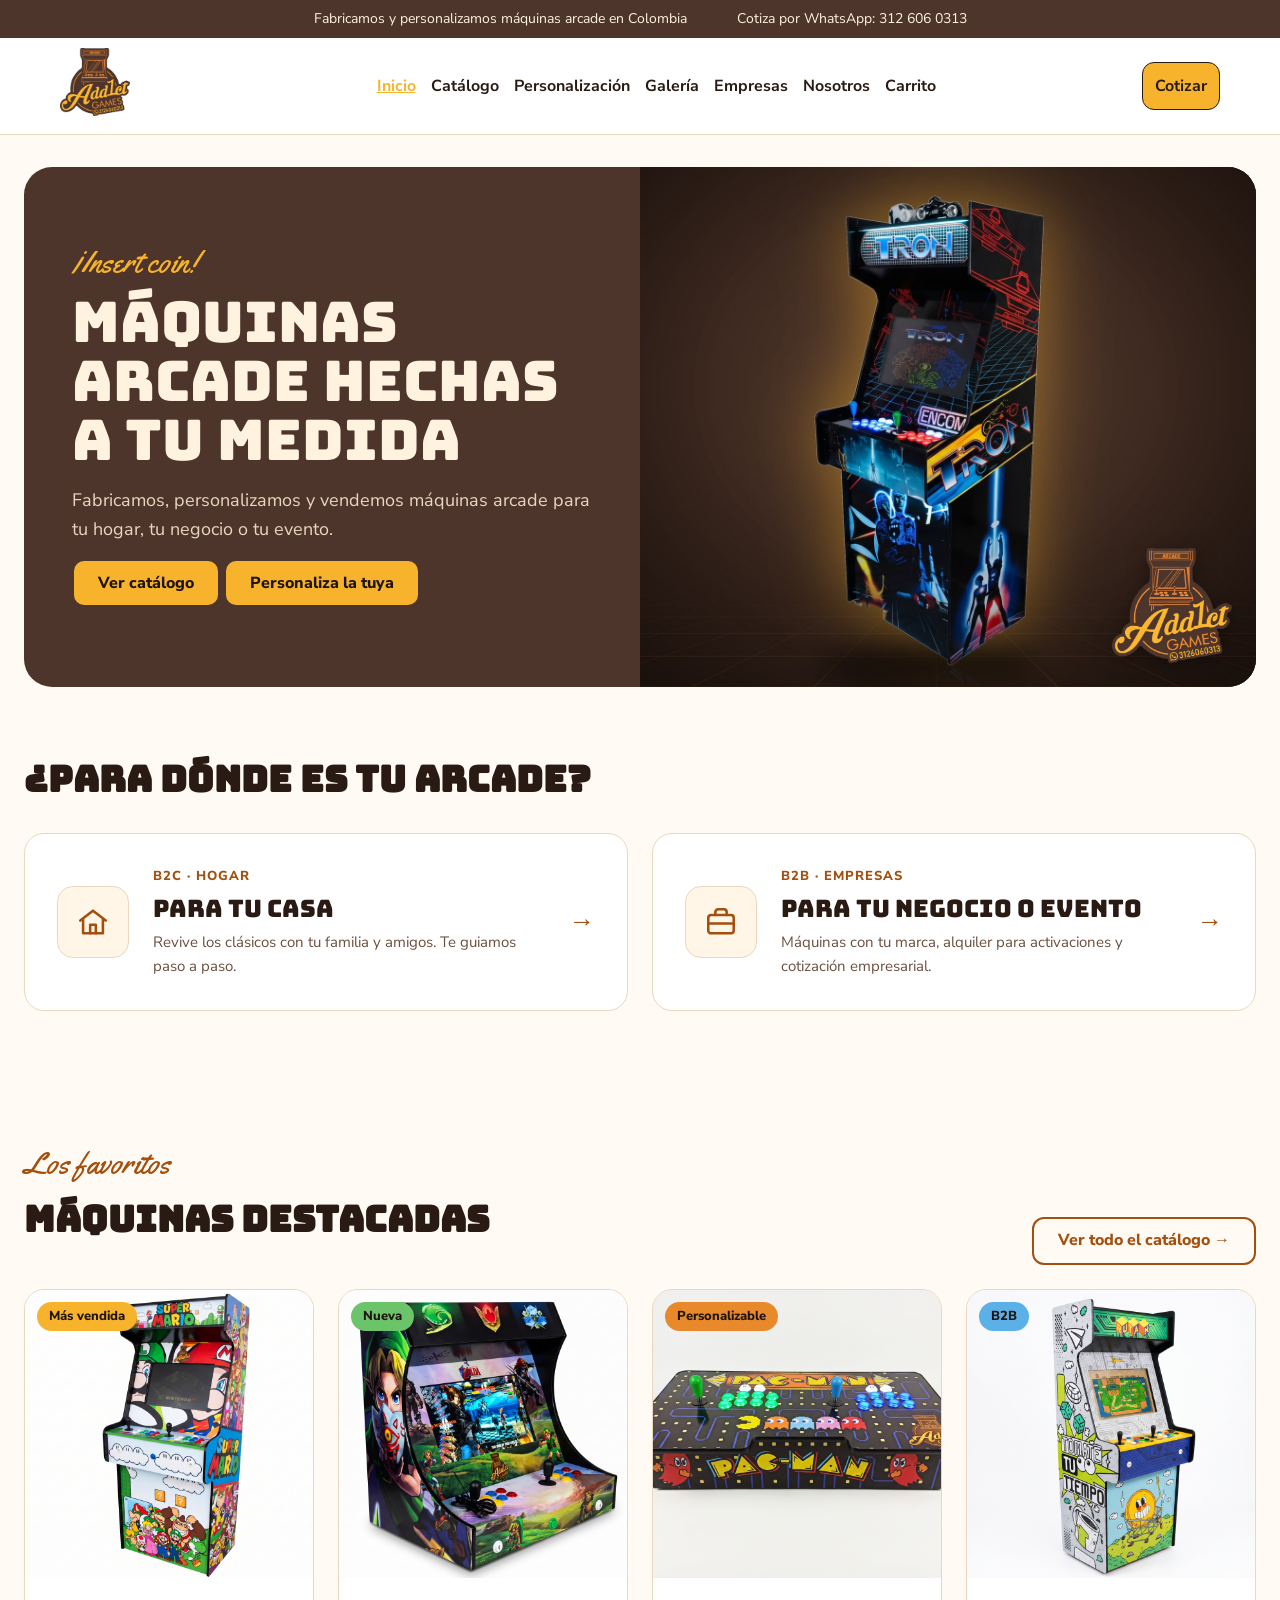
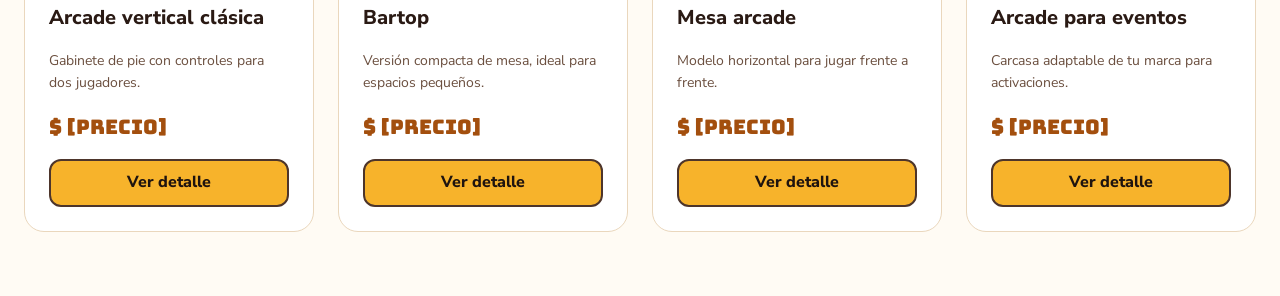
<file: index.html>
<!doctype html>
<html lang="es">

<head>
  <meta charset="UTF-8" />
  <meta name="viewport" content="width=device-width, initial-scale=1.0" />
  <title>Add1ctGames - Inicio</title>
  <link rel="preconnect" href="https://fonts.googleapis.com" />
  <link rel="preconnect" href="https://fonts.gstatic.com" crossorigin />
  <link rel="stylesheet"
    href="https://fonts.googleapis.com/css2?family=Bungee&family=Yellowtail&family=Nunito+Sans:wght@400;600;700;800&display=swap" />
  <link rel="stylesheet" href="src/variables.css" />
  <link rel="stylesheet" href="style.css" />
</head>

<body>
  <header>
    <p class="franja">
      <span>Fabricamos y personalizamos máquinas arcade en Colombia</span>
      <span><a href="https://wa.me/573126060313" target="_blank" rel="noopener noreferrer">Cotiza por WhatsApp: 312 606
          0313</a></span>
    </p>
    <nav class="top_navegation">
      <div class="logo">
        <img src="src/files/assets/logo-addict.png" alt="Logo de la empresa Add1ctGames" />
      </div>
      <ul class="menu_navegacion">
        <li><a class="pagina_actual" href="index.html">Inicio</a></li>
        <li><a href="catalogo.html">Catálogo</a></li>
        <li><a href="personalizacion.html">Personalización</a></li>
        <li><a href="galeria.html">Galería</a></li>
        <li><a href="empresas.html">Empresas</a></li>
        <li><a href="nosotros.html">Nosotros</a></li>
        <li><a href="carrito.html">Carrito</a></li>
      </ul>
      <div>
        <button class="boton_cotizar">Cotizar</button>
      </div>
    </nav>
  </header>
  <main>
    <div class="contenedor">
      <section class="hero" aria-labelledby="titulo-hero">
        <div class="hero__texto">
          <p class="acento">¡Insert coin!</p>
          <h1 id="titulo-hero">Máquinas arcade hechas a tu medida</h1>
          <p>
            Fabricamos, personalizamos y vendemos máquinas arcade para tu
            hogar, tu negocio o tu evento.
          </p>
          <div class="botones">
            <a href="catalogo.html" class="boton boton--primario boton--grande">Ver catálogo</a>
            <a href="personalizacion.html" class="boton boton--primario boton--grande">Personaliza la tuya</a>
          </div>
        </div>

        <div class="hero__imagen">
          <div class="hero__pendiente">
            <img src="src/files/fotos maquinas/hero-arcade-tron.jpg" alt="" />
          </div>
          <img src="src/files/assets/logo-addict.png" alt="" class="hero__logo" />
        </div>
      </section>
    </div>

    <section class="seccion perfiles" aria-labelledby="titulo-perfil">
      <div class="contenedor">
        <h2 id="titulo-perfil">¿Para dónde es tu arcade?</h2>

        <div class="grilla grilla--2">
          <a href="hogar.html" class="tarjeta tarjeta-perfil">
            <div class="icono-caja" aria-hidden="true">
              <svg width="34" height="34" viewBox="0 0 24 24" fill="none" stroke="currentColor" stroke-width="1.8"
                stroke-linecap="round" stroke-linejoin="round">
                <path d="M3 11l9-7 9 7" />
                <path d="M5 10v10h14V10" />
                <path d="M10 20v-6h4v6" />
              </svg>
            </div>
            <div class="tarjeta-perfil__texto">
              <span class="sobretitulo">B2C · Hogar</span>
              <h3>Para tu casa</h3>
              <p>
                Revive los clásicos con tu familia y amigos. Te guiamos paso a
                paso.
              </p>
            </div>
            <span class="tarjeta-perfil__flecha" aria-hidden="true">→</span>
          </a>

          <a href="empresas.html" class="tarjeta tarjeta-perfil">
            <div class="icono-caja" aria-hidden="true">
              <svg width="34" height="34" viewBox="0 0 24 24" fill="none" stroke="currentColor" stroke-width="1.8"
                stroke-linecap="round" stroke-linejoin="round">
                <rect x="3" y="7" width="18" height="13" rx="2" />
                <path d="M8 7V5a2 2 0 0 1 2-2h4a2 2 0 0 1 2 2v2" />
                <path d="M3 13h18" />
              </svg>
            </div>
            <div class="tarjeta-perfil__texto">
              <span class="sobretitulo">B2B · Empresas</span>
              <h3>Para tu negocio o evento</h3>
              <p>
                Máquinas con tu marca, alquiler para activaciones y cotización
                empresarial.
              </p>
            </div>
            <span class="tarjeta-perfil__flecha" aria-hidden="true">→</span>
          </a>
        </div>
      </div>
    </section>

    <section class="seccion">
      <div class="contenedor">
        <div class="seccion__encabezado">
          <div>
            <p class="acento">Los favoritos</p>
            <h2>MÁQUINAS DESTACADAS</h2>
          </div>
          <a href="catalogo.html" class="boton boton--secundario">Ver todo el catálogo →</a>
        </div>

        <div class="grilla grilla--4">
          <article class="tarjeta tarjeta-producto">
            <div class="tarjeta-producto__imagen">
              <img src="src/files/fotos maquinas/arcade-mariobros.jpg"
                alt="Arcade vertical clásica" />
              <span class="etiqueta etiqueta--destacado">Más vendida</span>
            </div>
            <div class="tarjeta__cuerpo">
              <h4>Arcade vertical clásica</h4>
              <p class="texto-suave">
                Gabinete de pie con controles para dos jugadores.
              </p>
              <span class="precio">$ [PRECIO]</span>
              <a href="detalle-producto.html" class="boton boton--primario boton--bloque">Ver detalle</a>
            </div>
          </article>

          <article class="tarjeta tarjeta-producto">
            <div class="tarjeta-producto__imagen">
              <img src="src/files/fotos maquinas/bartop.jpg"
                alt="Bartop" />
              <span class="etiqueta etiqueta--exito">Nueva</span>
            </div>
            <div class="tarjeta__cuerpo">
              <h4>Bartop</h4>
              <p class="texto-suave">
                Versión compacta de mesa, ideal para espacios pequeños.
              </p>
              <span class="precio">$ [PRECIO]</span>
              <a href="detalle-producto.html" class="boton boton--primario boton--bloque">Ver detalle</a>
            </div>
          </article>

          <article class="tarjeta tarjeta-producto">
            <div class="tarjeta-producto__imagen">
              <img src="src/files/fotos maquinas/mesa-arcade.jpg"
                alt="Mesa arcade" />
              <span class="etiqueta etiqueta--advertencia">Personalizable</span>
            </div>
            <div class="tarjeta__cuerpo">
              <h4>Mesa arcade</h4>
              <p class="texto-suave">
                Modelo horizontal para jugar frente a frente.
              </p>
              <span class="precio">$ [PRECIO]</span>
              <a href="detalle-producto.html" class="boton boton--primario boton--bloque">Ver detalle</a>
            </div>
          </article>

          <article class="tarjeta tarjeta-producto">
            <div class="tarjeta-producto__imagen">
              <img src="src/files/fotos maquinas/arcade-corporativa.jpg"
                alt="Arcade para eventos" />
              <span class="etiqueta etiqueta--info">B2B</span>
            </div>
            <div class="tarjeta__cuerpo">
              <h4>Arcade para eventos</h4>
              <p class="texto-suave">
                Carcasa adaptable de tu marca para activaciones.
              </p>
              <span class="precio">$ [PRECIO]</span>
              <a href="detalle-producto.html" class="boton boton--primario boton--bloque">Ver detalle</a>
            </div>
          </article>
        </div>
      </div>
    </section>
  </main>
  <footer></footer>
</body>

</html>
</file>
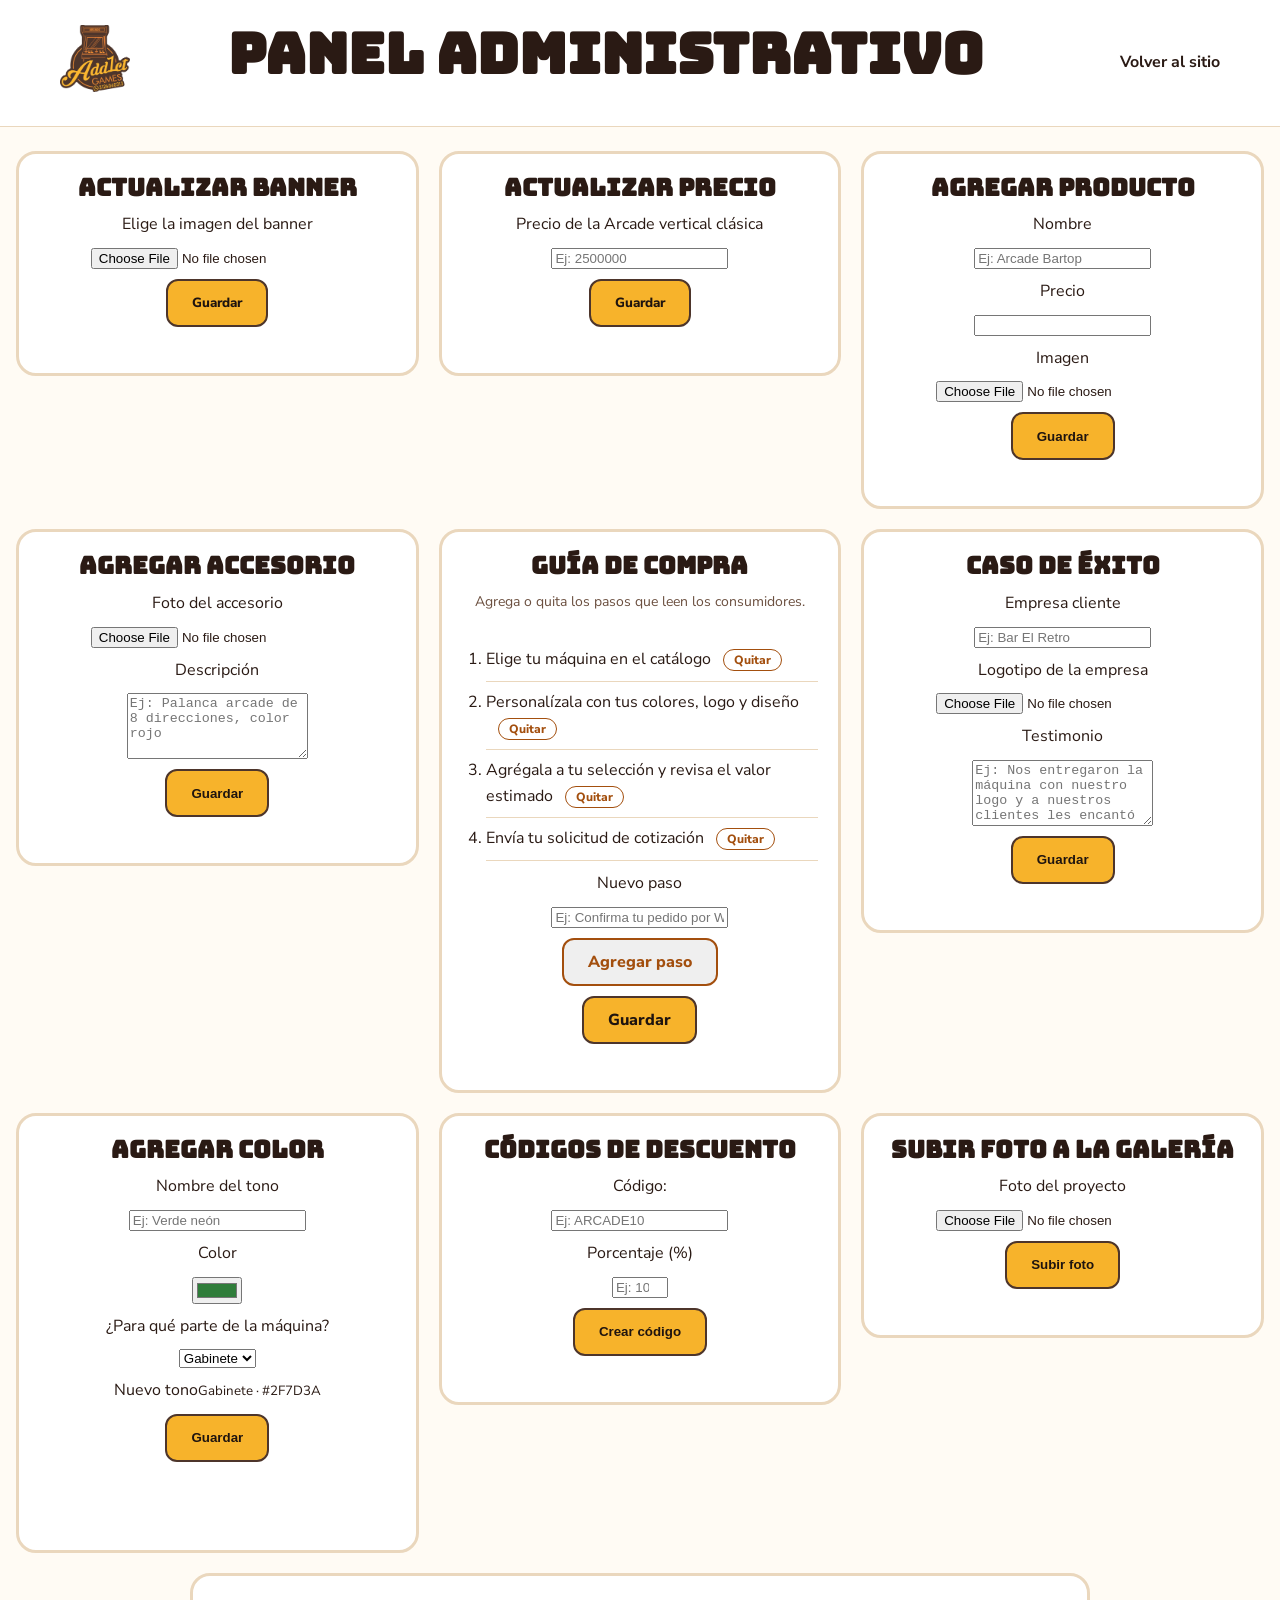
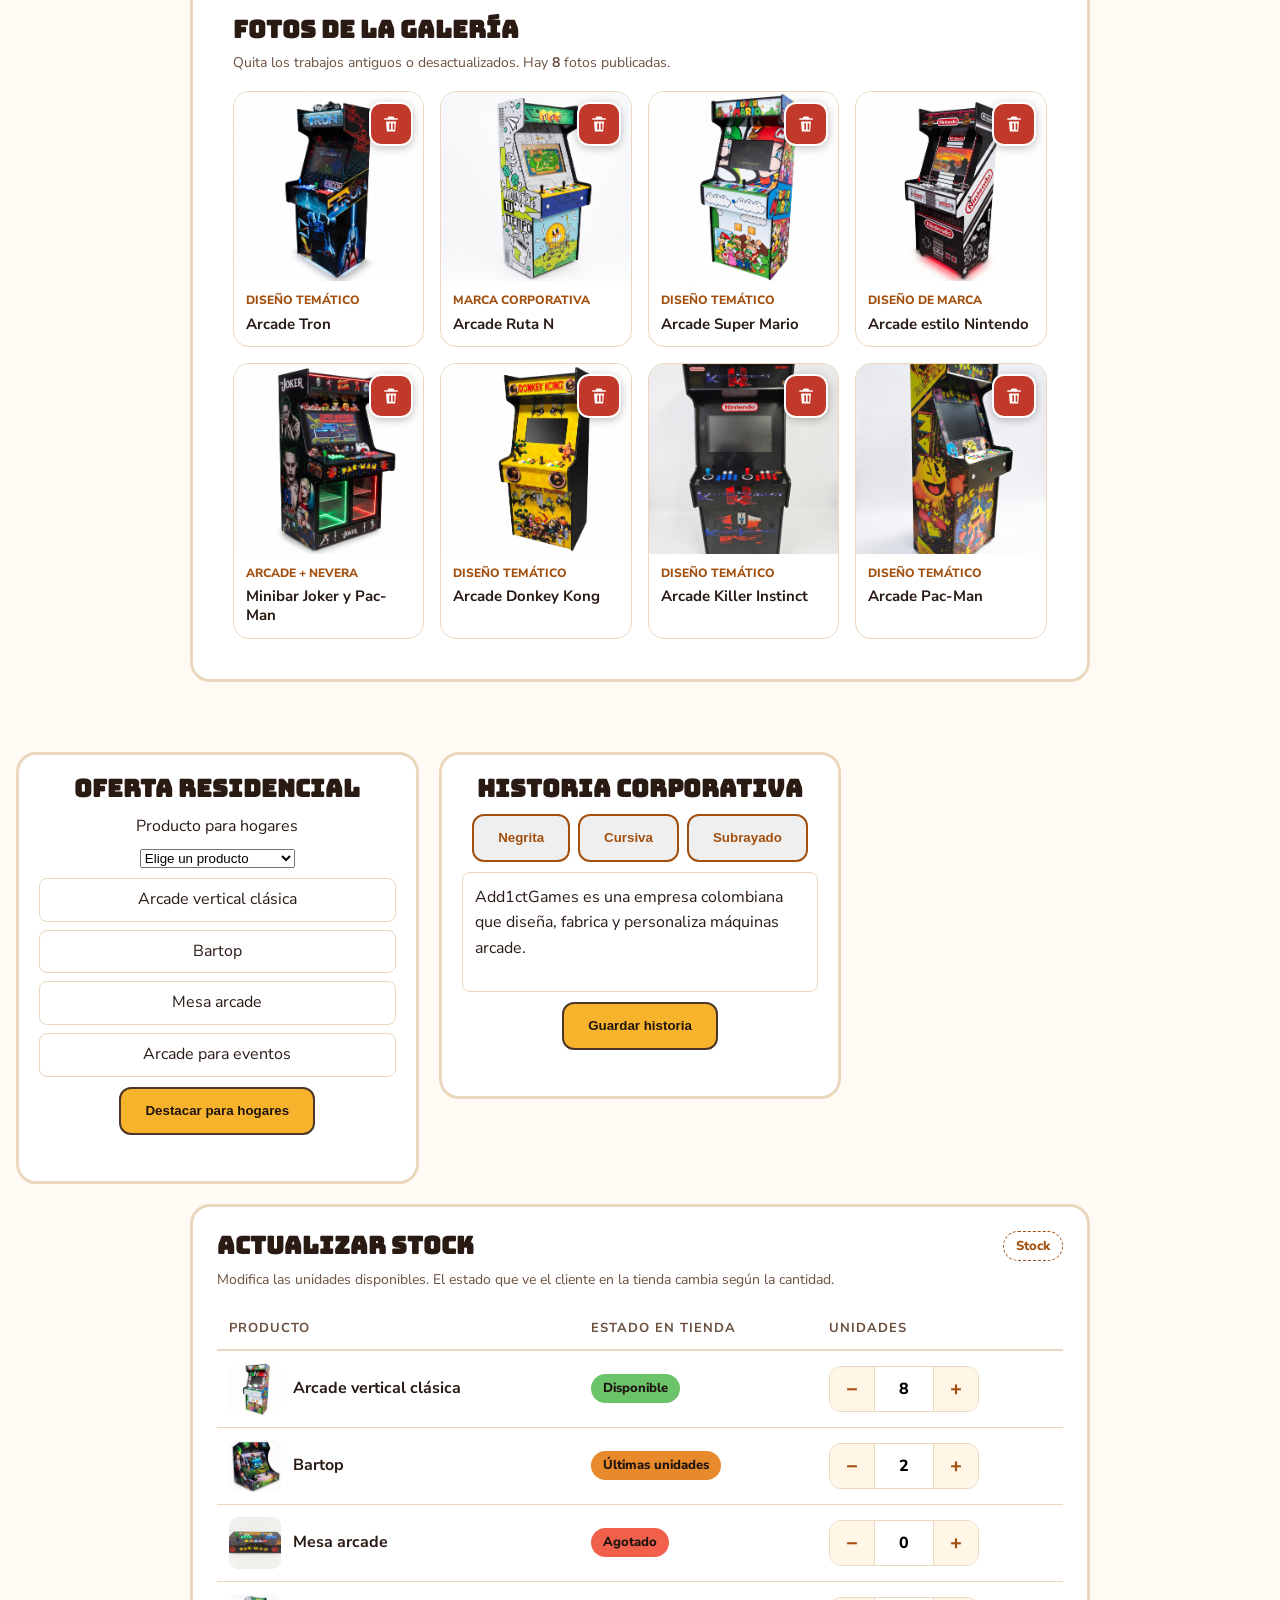
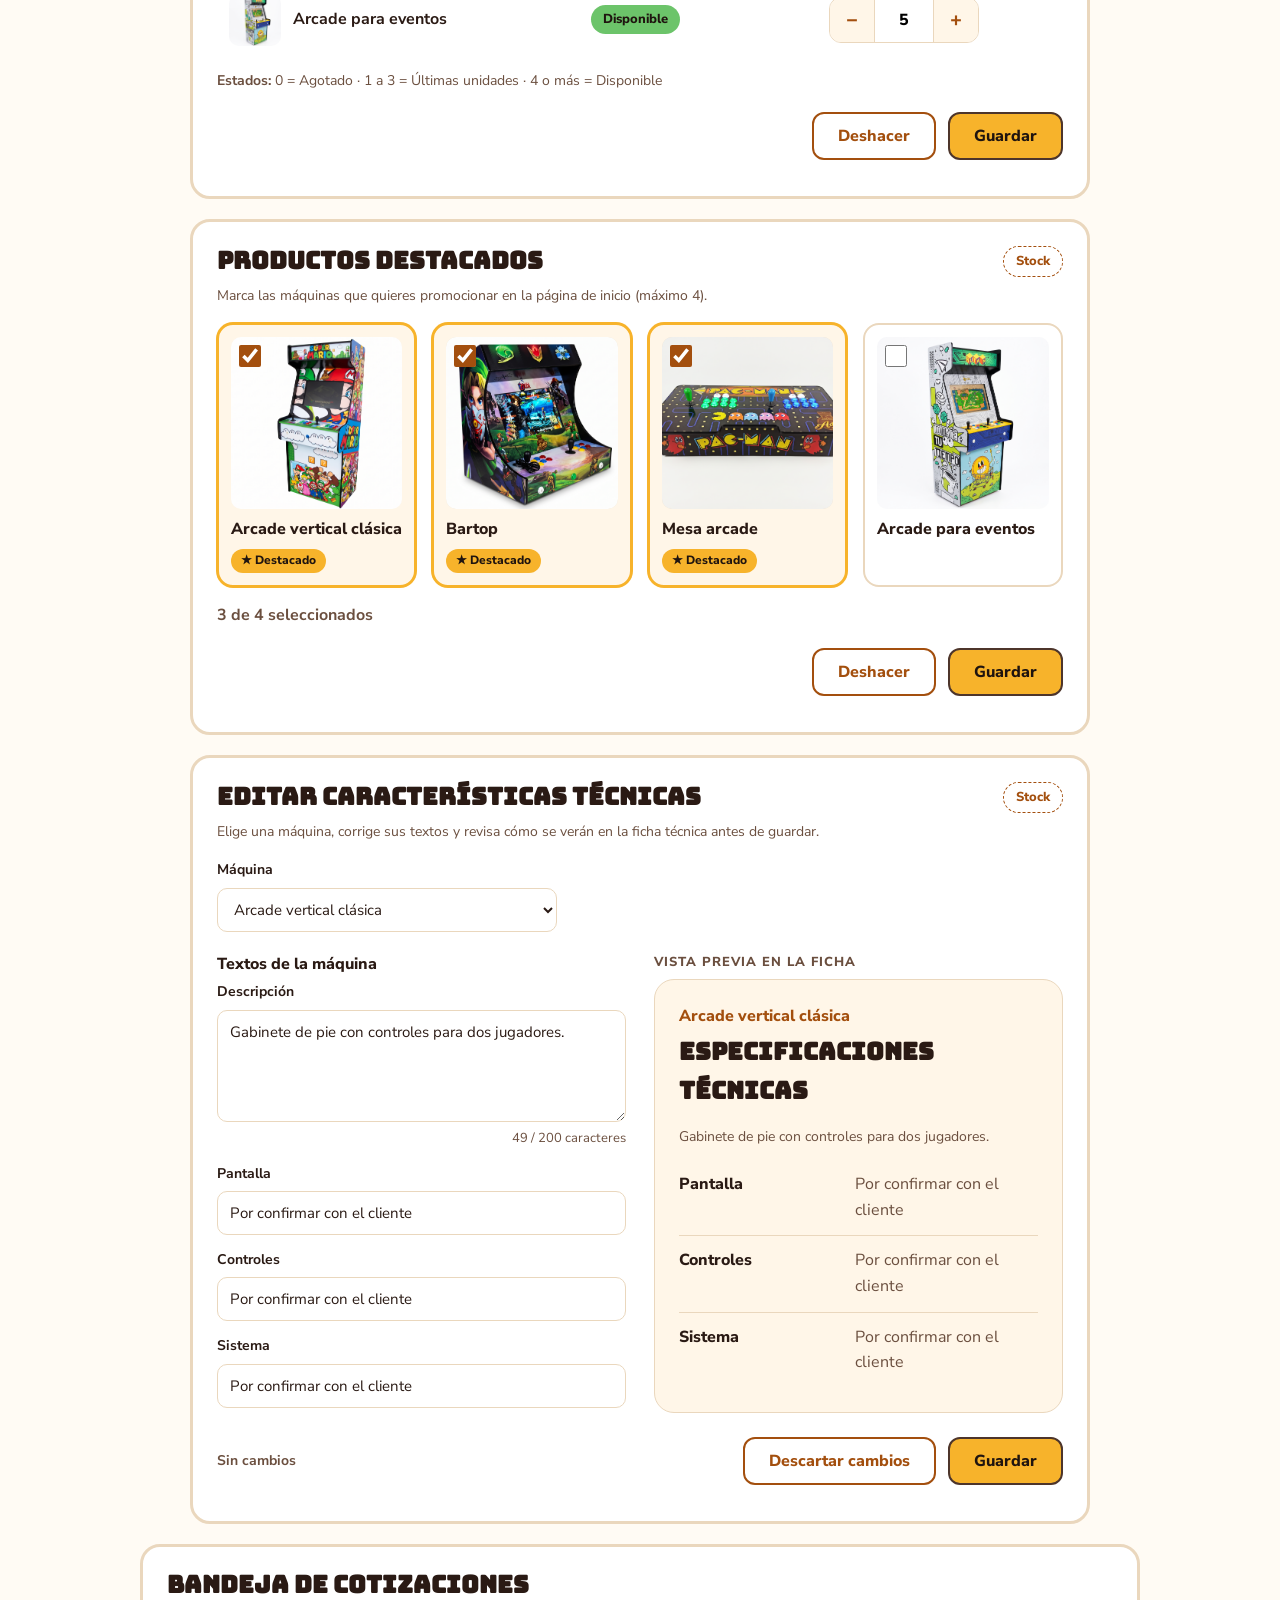
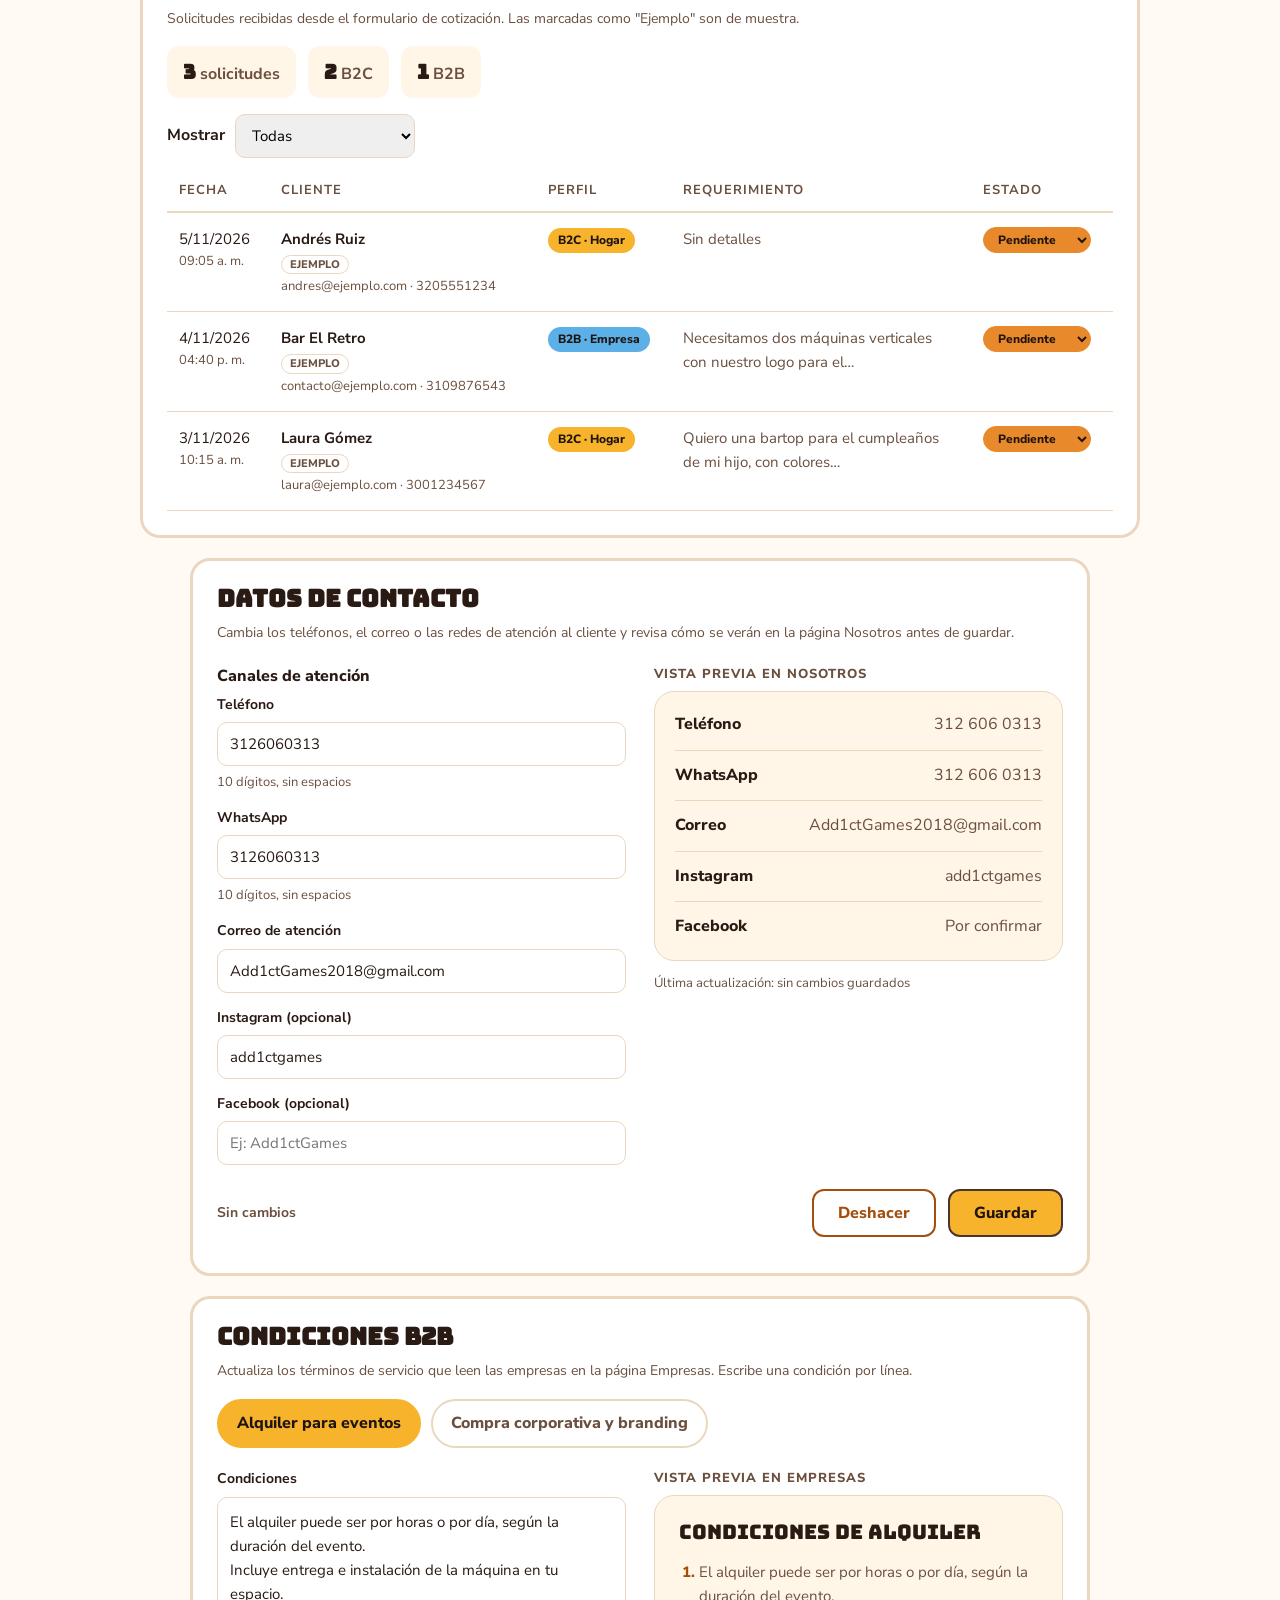
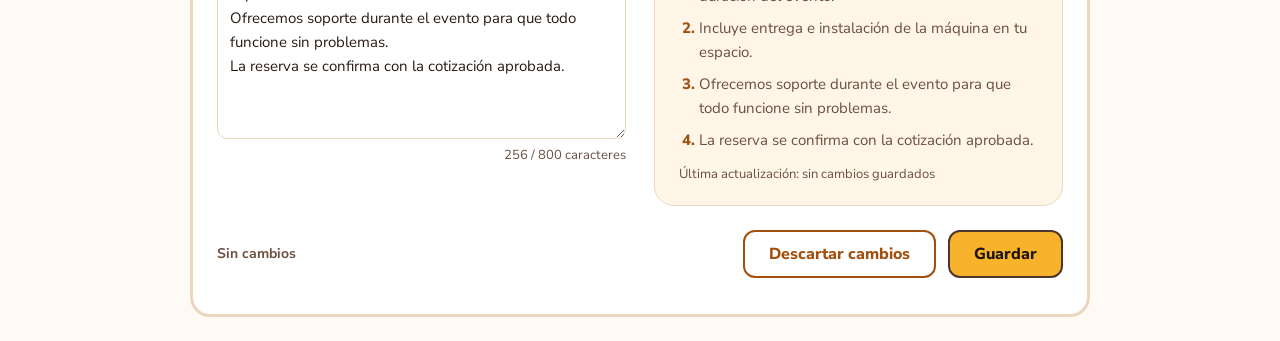
<file: admin.html>
<!doctype html>
<html lang="es">

<head>
  <meta charset="UTF-8" />
  <meta name="viewport" content="width=device-width, initial-scale=1.0" />
  <title>Add1ctGames - Administración</title>
  <link rel="preconnect" href="https://fonts.googleapis.com" />
  <link rel="preconnect" href="https://fonts.gstatic.com" crossorigin />
  <link rel="stylesheet"
    href="https://fonts.googleapis.com/css2?family=Bungee&family=Yellowtail&family=Nunito+Sans:wght@400;600;700;800&display=swap" />
  <link rel="stylesheet" href="src/variables.css" />
  <link rel="stylesheet" href="style.css" />
</head>

<body>
  <header>
    <nav class="top_navegation">
      <div class="logo">
        <img src="src/files/assets/logo-addict.png" alt="Logo de la empresa Add1ctGames" />
      </div>
      <div>
        <h1>PANEL ADMINISTRATIVO</h1>
      </div>
      <ul class="menu_navegacion">
        <li><a href="index.html">Volver al sitio</a></li>
      </ul>
    </nav>
  </header>
  <main>
    <section class="panel_tarjetas">
      <div class="actualizacion_banner">
        <h2 class="titulo_actualizacion">Actualizar banner</h2>
        <label for="foto_banner">Elige la imagen del banner</label>
        <input id="foto_banner" type="file" accept="image/*" />
        <button class="boton--primario boton" id="boton_banner" type="button">
          Guardar
        </button>
        <p id="mensaje_banner"></p>
      </div>
      <div class="actualizacion-precio">
        <h2>Actualizar precio</h2>
        <label for="campo-precio">Precio de la Arcade vertical clásica</label>
        <input id="campo-precio" type="text" inputmode="numeric" placeholder="Ej: 2500000" />
        <button class="boton boton--primario" id="boton-precio" type="button">
          Guardar
        </button>
        <p id="mensaje-precio"></p>
      </div>
      <div class="agregar_producto">
        <h2 class="titulo_actualizacion">Agregar producto</h2>
        <label for="nombre_producto">Nombre</label>
        <input id="nombre_producto" type="text" placeholder="Ej: Arcade Bartop" />
        <label for="precio_producto">Precio</label>
        <input id="precio_producto" type="number" />
        <label for="imagen_producto">Imagen</label>
        <input id="imagen_producto" type="file" accept="image/*" />
        <button class="boton--primario boton" id="boton_producto" type="button">
          Guardar
        </button>
        <p id="mensaje_producto"></p>
      </div>
      <div class="agregar_producto">
        <h2 class="titulo_actualizacion">Agregar accesorio</h2>
        <label for="foto_accesorio">Foto del accesorio</label>
        <input id="foto_accesorio" type="file" accept="image/*" />
        <label for="descripcion_accesorio">Descripción</label>
        <textarea id="descripcion_accesorio" rows="4"
          placeholder="Ej: Palanca arcade de 8 direcciones, color rojo"></textarea>
        <button class="boton--primario boton" id="boton_accesorio" type="button">
          Guardar
        </button>
        <p id="mensaje_accesorio"></p>
      </div>

      <!-- HU-08.04 · Editar guía de compra (simulado) -->
      <div class="agregar_producto guia-compra">
        <h2 class="titulo_actualizacion">Guía de compra</h2>
        <p class="texto-suave">
          Agrega o quita los pasos que leen los consumidores.
        </p>
        <ol class="guia-compra__lista" id="lista_pasos" aria-label="Pasos de la guía de compra"></ol>
        <label for="nuevo_paso">Nuevo paso</label>
        <input id="nuevo_paso" type="text" maxlength="80" placeholder="Ej: Confirma tu pedido por WhatsApp" />
        <button class="boton boton--secundario" id="boton_agregar_paso" type="button">
          Agregar paso
        </button>
        <button class="boton--primario boton" id="boton_guardar_guia" type="button">
          Guardar
        </button>
        <p id="mensaje_guia" role="status"></p>
      </div>

      <!-- HU-09.05 · Registrar caso de éxito (simulado) -->
      <div class="agregar_producto casos-exito">
        <h2 class="titulo_actualizacion">Caso de éxito</h2>
        <label for="empresa_caso">Empresa cliente</label>
        <input id="empresa_caso" type="text" maxlength="60" placeholder="Ej: Bar El Retro" />
        <label for="logo_caso">Logotipo de la empresa</label>
        <input id="logo_caso" type="file" accept="image/*" />
        <label for="testimonio_caso">Testimonio</label>
        <textarea id="testimonio_caso" rows="4" maxlength="250"
          placeholder="Ej: Nos entregaron la máquina con nuestro logo y a nuestros clientes les encantó"></textarea>
        <button class="boton--primario boton" id="boton_caso" type="button">
          Guardar
        </button>
        <p id="mensaje_caso" role="status"></p>
      </div>

      <!-- HU-05.04 · Agregar color (simulado) -->
      <div class="agregar_producto agregar-color">
        <h2 class="titulo_actualizacion">Agregar color</h2>


        <label for="nombre_color">Nombre del tono</label>
        <input id="nombre_color" type="text" maxlength="30" placeholder="Ej: Verde neón" />

        <label for="valor_color">Color</label>
        <input id="valor_color" type="color" value="#2f7d3a" />

        <label for="parte_color">¿Para qué parte de la máquina?</label>
        <select id="parte_color">
          <option value="Gabinete">Gabinete</option>
          <option value="Laterales">Laterales</option>
          <option value="Botones">Botones</option>
        </select>


        <div class="agregar-color__vista" aria-hidden="true">
          <span class="agregar-color__muestra" id="muestra_color"></span>
          <span class="agregar-color__etiqueta" id="etiqueta_color">Nuevo tono</span>
        </div>

        <button class="boton--primario boton" id="boton_color" type="button">
          Guardar
        </button>
        <p id="mensaje_color" role="status"></p>


        <ul class="agregar-color__lista" id="lista_colores" aria-label="Colores agregados"></ul>
      </div>
      <form class="actualizacion-stock" id="form-stock" aria-labelledby="titulo-stock">
        <div class="actualizacion-stock__encabezado">
          <h2 id="titulo-stock">Actualizar stock</h2>
          <span class="actualizacion-stock__aviso"> Stock </span>
        </div>
        <p class="texto-suave">
          Modifica las unidades disponibles. El estado que ve el cliente en la
          tienda cambia según la cantidad.
        </p>

        <table class="stock-tabla">
          <thead>
            <tr>
              <th scope="col">Producto</th>
              <th scope="col">Estado en tienda</th>
              <th scope="col">Unidades</th>
            </tr>
          </thead>
          <tbody>
            <tr>
              <td>
                <div class="stock-producto">
                  <img src="src/files/fotos maquinas/arcade-mariobros.jpg"
                    alt="" />
                  <strong>Arcade vertical clásica</strong>
                </div>
              </td>
              <td>
                <span class="estado estado--disponible">Disponible</span>
              </td>
              <td>
                <div class="cantidad">
                  <button type="button" class="cantidad__boton" data-accion="restar"
                    aria-label="Restar una unidad de Arcade vertical clásica">
                    −
                  </button>
                  <label class="solo-lector" for="stock-1">Unidades de Arcade vertical clásica</label>
                  <input class="cantidad__campo" id="stock-1" type="number" min="0" max="99" value="8" />
                  <button type="button" class="cantidad__boton" data-accion="sumar"
                    aria-label="Sumar una unidad de Arcade vertical clásica">
                    +
                  </button>
                </div>
              </td>
            </tr>
            <tr>
              <td>
                <div class="stock-producto">
                  <img src="src/files/fotos maquinas/bartop.jpg"
                    alt="" />
                  <strong>Bartop</strong>
                </div>
              </td>
              <td>
                <span class="estado estado--pocas">Últimas unidades</span>
              </td>
              <td>
                <div class="cantidad">
                  <button type="button" class="cantidad__boton" data-accion="restar"
                    aria-label="Restar una unidad de Bartop">
                    −
                  </button>
                  <label class="solo-lector" for="stock-2">Unidades de Bartop</label>
                  <input class="cantidad__campo" id="stock-2" type="number" min="0" max="99" value="2" />
                  <button type="button" class="cantidad__boton" data-accion="sumar"
                    aria-label="Sumar una unidad de Bartop">
                    +
                  </button>
                </div>
              </td>
            </tr>
            <tr>
              <td>
                <div class="stock-producto">
                  <img src="src/files/fotos maquinas/mesa-arcade.jpg"
                    alt="" />
                  <strong>Mesa arcade</strong>
                </div>
              </td>
              <td><span class="estado estado--agotado">Agotado</span></td>
              <td>
                <div class="cantidad">
                  <button type="button" class="cantidad__boton" data-accion="restar"
                    aria-label="Restar una unidad de Mesa arcade">
                    −
                  </button>
                  <label class="solo-lector" for="stock-3">Unidades de Mesa arcade</label>
                  <input class="cantidad__campo" id="stock-3" type="number" min="0" max="99" value="0" />
                  <button type="button" class="cantidad__boton" data-accion="sumar"
                    aria-label="Sumar una unidad de Mesa arcade">
                    +
                  </button>
                </div>
              </td>
            </tr>
            <tr>
              <td>
                <div class="stock-producto">
                  <img src="src/files/fotos maquinas/arcade-corporativa.jpg" alt="" />
                  <strong>Arcade para eventos</strong>
                </div>
              </td>
              <td>
                <span class="estado estado--disponible">Disponible</span>
              </td>
              <td>
                <div class="cantidad">
                  <button type="button" class="cantidad__boton" data-accion="restar"
                    aria-label="Restar una unidad de Arcade para eventos">
                    −
                  </button>
                  <label class="solo-lector" for="stock-4">Unidades de Arcade para eventos</label>
                  <input class="cantidad__campo" id="stock-4" type="number" min="0" max="99" value="5" />
                  <button type="button" class="cantidad__boton" data-accion="sumar"
                    aria-label="Sumar una unidad de Arcade para eventos">
                    +
                  </button>
                </div>
              </td>
            </tr>
          </tbody>
        </table>

        <p class="texto-suave stock-leyenda">
          <strong>Estados:</strong> 0 = Agotado · 1 a 3 = Últimas unidades · 4
          o más = Disponible
        </p>

        <div class="stock-acciones">
          <button type="reset" class="boton boton--secundario">
            Deshacer
          </button>
          <button type="submit" class="boton boton--primario" id="boton_stock">
            Guardar
          </button>
        </div>
        <p id="mensaje_stock" role="status"></p>
      </form>
      <form class="seleccion-destacados" id="form-destacados" aria-labelledby="titulo-destacados">
        <div class="seleccion-destacados__encabezado">
          <h2 id="titulo-destacados">Productos destacados</h2>
          <span class="seleccion-destacados__aviso">Stock</span>
        </div>
        <p class="texto-suave">
          Marca las máquinas que quieres promocionar en la página de inicio
          (máximo 4).
        </p>

        <fieldset class="destacados-lista">
          <legend class="solo-lector">
            Máquinas disponibles para destacar
          </legend>

          <label class="destacado-opcion">
            <input type="checkbox" name="destacado" value="arcade-vertical" checked />
            <img src="src/files/fotos maquinas/arcade-mariobros.jpg" alt="" />
            <span class="destacado-opcion__nombre">Arcade vertical clásica</span>
            <span class="destacado-opcion__marca">★ Destacado</span>
          </label>

          <label class="destacado-opcion">
            <input type="checkbox" name="destacado" value="bartop" checked />
            <img src="src/files/fotos maquinas/bartop.jpg" alt="" />
            <span class="destacado-opcion__nombre">Bartop</span>
            <span class="destacado-opcion__marca">★ Destacado</span>
          </label>

          <label class="destacado-opcion">
            <input type="checkbox" name="destacado" value="mesa-arcade" checked />
            <img src="src/files/fotos maquinas/mesa-arcade.jpg" alt="" />
            <span class="destacado-opcion__nombre">Mesa arcade</span>
            <span class="destacado-opcion__marca">★ Destacado</span>
          </label>

          <label class="destacado-opcion">
            <input type="checkbox" name="destacado" value="arcade-eventos" />
            <img src="src/files/fotos maquinas/arcade-corporativa.jpg" alt="" />
            <span class="destacado-opcion__nombre">Arcade para eventos</span>
            <span class="destacado-opcion__marca">★ Destacado</span>
          </label>
        </fieldset>

        <p class="destacados-contador" id="contador_destacados">
          3 de 4 seleccionados
        </p>

        <div class="destacados-acciones">
          <button type="reset" class="boton boton--secundario">
            Deshacer
          </button>
          <button type="submit" class="boton boton--primario" id="boton_destacados">
            Guardar
          </button>
        </div>
        <p id="mensaje_destacados" role="status"></p>
      </form>

      <form class="edicion-tecnica" id="form-tecnica" aria-labelledby="titulo-tecnica" novalidate>
        <div class="edicion-tecnica__encabezado">
          <h2 id="titulo-tecnica">Editar características técnicas</h2>
          <span class="edicion-tecnica__aviso">Stock</span>
        </div>
        <p class="texto-suave">
          Elige una máquina, corrige sus textos y revisa cómo se verán en la ficha técnica antes de guardar.
        </p>

        <!-- Selector de máquina -->
        <div class="edicion-campo edicion-campo--selector">
          <label for="tecnica-producto">Máquina</label>
          <select id="tecnica-producto">
            <option value="arcade-vertical">Arcade vertical clásica</option>
            <option value="bartop">Bartop</option>
            <option value="mesa-arcade">Mesa arcade</option>
            <option value="arcade-eventos">Arcade para eventos</option>
          </select>
        </div>

        <div class="edicion-tecnica__columnas">


          <fieldset class="edicion-tecnica__formulario">
            <legend>Textos de la máquina</legend>

            <div class="edicion-campo">
              <label for="tecnica-descripcion">Descripción</label>
              <textarea id="tecnica-descripcion" rows="4" maxlength="200" required></textarea>
              <span class="edicion-campo__ayuda" id="contador-descripcion">0 / 200 caracteres</span>
            </div>

            <div class="edicion-campo">
              <label for="tecnica-pantalla">Pantalla</label>
              <input id="tecnica-pantalla" type="text" maxlength="60" required />
            </div>

            <div class="edicion-campo">
              <label for="tecnica-controles">Controles</label>
              <input id="tecnica-controles" type="text" maxlength="60" required />
            </div>

            <div class="edicion-campo">
              <label for="tecnica-sistema">Sistema</label>
              <input id="tecnica-sistema" type="text" maxlength="60" required />
            </div>

          </fieldset>


          <div class="edicion-tecnica__vista">
            <p class="edicion-tecnica__etiqueta">Vista previa en la ficha</p>
            <section class="especificaciones-producto" aria-label="Vista previa de la ficha técnica">
              <p class="edicion-tecnica__producto" id="vista-nombre">Arcade vertical clásica</p>
              <h3 class="especificaciones-producto__titulo">Especificaciones técnicas</h3>
              <p class="texto-suave" id="vista-descripcion"></p>
              <dl class="especificaciones-producto__lista">
                <div class="especificaciones-producto__fila">
                  <dt class="especificaciones-producto__nombre">Pantalla</dt>
                  <dd class="especificaciones-producto__valor" id="vista-pantalla"></dd>
                </div>
                <div class="especificaciones-producto__fila">
                  <dt class="especificaciones-producto__nombre">Controles</dt>
                  <dd class="especificaciones-producto__valor" id="vista-controles"></dd>
                </div>
                <div class="especificaciones-producto__fila">
                  <dt class="especificaciones-producto__nombre">Sistema</dt>
                  <dd class="especificaciones-producto__valor" id="vista-sistema"></dd>
                </div>
              </dl>
            </section>
          </div>
        </div>

        <div class="edicion-acciones">
          <span class="edicion-estado" id="estado-tecnica">Sin cambios</span>
          <button type="button" class="boton boton--secundario" id="descartar_tecnica">Descartar cambios</button>
          <button type="submit" class="boton boton--primario" id="boton_tecnica">Guardar</button>
        </div>
        <p id="mensaje_tecnica" role="status"></p>
      </form>

      <section class="bandeja" aria-labelledby="titulo-bandeja">
        <div class="bandeja__encabezado">
          <h2 id="titulo-bandeja">Bandeja de cotizaciones</h2>
        </div>
        <p class="texto-suave">
          Solicitudes recibidas desde el formulario de cotización. Las marcadas como
          "Ejemplo" son de muestra.
        </p>


        <div class="bandeja__resumen">
          <p><strong id="total_solicitudes">0</strong> solicitudes</p>
          <p><strong id="total_b2c">0</strong> B2C</p>
          <p><strong id="total_b2b">0</strong> B2B</p>
        </div>


        <div class="bandeja__filtro">
          <label for="filtro_perfil">Mostrar</label>
          <select id="filtro_perfil">
            <option value="todas">Todas</option>
            <option value="B2C">Solo B2C (hogar)</option>
            <option value="B2B">Solo B2B (empresa)</option>
          </select>
        </div>


        <table class="bandeja-tabla">
          <thead>
            <tr>
              <th scope="col">Fecha</th>
              <th scope="col">Cliente</th>
              <th scope="col">Perfil</th>
              <th scope="col">Requerimiento</th>
              <th scope="col">Estado</th>
            </tr>
          </thead>

          <tbody id="filas_bandeja"></tbody>
        </table>

        <p class="bandeja__vacia" id="bandeja_vacia" hidden>No hay solicitudes para este filtro.</p>
      </section>

      <div class="actualizacion_banner codigos_descuento">
        <h2 class="titulo_actualizacion">Códigos de descuento</h2>
        <label for="codigo_descuento">Código:</label>
        <input type="text" name="codigo" id="codigo_descuento" placeholder="Ej: ARCADE10" />
        <label for="porcentaje_descuento">Porcentaje (%)</label>
        <input type="number" min="1" max="100" name="porcentaje" id="porcentaje_descuento" placeholder="Ej: 10" />
        <button class="boton boton--primario" id="boton_descuento" type="button">
          Crear código
        </button>
        <p id="mensaje_descuento"></p>
      </div>

      <!-- HU-06.05 · Datos de contacto (simulado) -->
      <form class="edicion-contacto" id="form-contacto" aria-labelledby="titulo-contacto" novalidate>
        <div class="edicion-contacto__encabezado">
          <h2 id="titulo-contacto">Datos de contacto</h2>
        </div>
        <p class="texto-suave">
          Cambia los teléfonos, el correo o las redes de atención al cliente y revisa
          cómo se verán en la página Nosotros antes de guardar.
        </p>

        <div class="edicion-contacto__columnas">

          <fieldset class="edicion-contacto__campos">
            <legend>Canales de atención</legend>

            <div class="contacto-campo">
              <label for="contacto_telefono">Teléfono</label>
              <input id="contacto_telefono" type="tel" inputmode="numeric" maxlength="10" value="3126060313" required />
              <span class="contacto-campo__ayuda">10 dígitos, sin espacios</span>
            </div>

            <div class="contacto-campo">
              <label for="contacto_whatsapp">WhatsApp</label>
              <input id="contacto_whatsapp" type="tel" inputmode="numeric" maxlength="10" value="3126060313" required />
              <span class="contacto-campo__ayuda">10 dígitos, sin espacios</span>
            </div>

            <div class="contacto-campo">
              <label for="contacto_correo">Correo de atención</label>
              <input id="contacto_correo" type="email" value="Add1ctGames2018@gmail.com" required />
            </div>

            <div class="contacto-campo">
              <label for="contacto_instagram">Instagram (opcional)</label>
              <input id="contacto_instagram" type="text" value="add1ctgames" placeholder="Ej: @add1ctgames" />
            </div>

            <div class="contacto-campo">
              <label for="contacto_facebook">Facebook (opcional)</label>
              <input id="contacto_facebook" type="text" placeholder="Ej: Add1ctGames" />
            </div>
          </fieldset>


          <div class="edicion-contacto__vista">
            <p class="edicion-contacto__etiqueta">Vista previa en Nosotros</p>
            <ul class="contacto-vista">
              <li>
                <span class="contacto-vista__nombre">Teléfono</span>
                <span class="contacto-vista__valor" id="vista_telefono"></span>
              </li>
              <li>
                <span class="contacto-vista__nombre">WhatsApp</span>
                <span class="contacto-vista__valor" id="vista_whatsapp"></span>
              </li>
              <li>
                <span class="contacto-vista__nombre">Correo</span>
                <span class="contacto-vista__valor" id="vista_correo"></span>
              </li>
              <li>
                <span class="contacto-vista__nombre">Instagram</span>
                <span class="contacto-vista__valor" id="vista_instagram"></span>
              </li>
              <li>
                <span class="contacto-vista__nombre">Facebook</span>
                <span class="contacto-vista__valor" id="vista_facebook"></span>
              </li>
            </ul>
            <p class="edicion-contacto__ultima" id="ultima_contacto">Última actualización: sin cambios guardados</p>
          </div>
        </div>

        <div class="edicion-contacto__acciones">
          <span class="edicion-contacto__estado" id="estado_contacto">Sin cambios</span>
          <button type="reset" class="boton boton--secundario">Deshacer</button>
          <button type="submit" class="boton boton--primario" id="boton_contacto">Guardar</button>
        </div>
        <p id="mensaje_contacto" role="status"></p>
      </form>

      <!-- HU-09.04 · Editar condiciones B2B (simulado) -->
      <form class="condiciones-b2b" id="form-condiciones" aria-labelledby="titulo-condiciones" novalidate>
        <div class="condiciones-b2b__encabezado">
          <h2 id="titulo-condiciones">Condiciones B2B</h2>
        </div>
        <p class="texto-suave">
          Actualiza los términos de servicio que leen las empresas en la página Empresas.
          Escribe una condición por línea.
        </p>

        <!-- Tipo de condiciones -->
        <div class="condiciones-b2b__tipos" role="radiogroup" aria-label="Tipo de condiciones">
          <label class="condiciones-tipo">
            <input type="radio" name="tipo_condiciones" value="alquiler" checked />
            <span>Alquiler para eventos</span>
          </label>
          <label class="condiciones-tipo">
            <input type="radio" name="tipo_condiciones" value="corporativas" />
            <span>Compra corporativa y branding</span>
          </label>
        </div>

        <div class="condiciones-b2b__columnas">
          <!-- Editor -->
          <div class="condiciones-b2b__editor">
            <label for="texto_condiciones">Condiciones</label>
            <textarea id="texto_condiciones" rows="9" maxlength="800"></textarea>
            <span class="condiciones-b2b__ayuda" id="contador_condiciones">0 / 800 caracteres</span>
          </div>

          <!-- Vista previa -->
          <div class="condiciones-b2b__vista">
            <p class="condiciones-b2b__etiqueta">Vista previa en Empresas</p>
            <div class="condiciones-vista">
              <h3 id="vista_titulo_condiciones">Condiciones de alquiler</h3>
              <ol class="condiciones-vista__lista" id="vista_condiciones"></ol>
              <p class="condiciones-vista__fecha" id="fecha_condiciones">Última actualización: sin cambios guardados</p>
            </div>
          </div>
        </div>

        <div class="condiciones-b2b__acciones">
          <span class="condiciones-b2b__estado" id="estado_condiciones">Sin cambios</span>
          <button type="button" class="boton boton--secundario" id="descartar_condiciones">Descartar cambios</button>
          <button type="submit" class="boton boton--primario" id="boton_condiciones">Guardar</button>
        </div>
        <p id="mensaje_condiciones" role="status"></p>
      </form>

      <!-- HU-07.04 · Subir foto a la galería (simulado) -->
      <div class="actualizacion_banner subida_galeria">
        <h2 class="titulo_actualizacion">Subir foto a la galería</h2>
        <label for="foto_galeria">Foto del proyecto</label>
        <input type="file" id="foto_galeria" accept="image/*" />
        <img class="vista_previa" id="vista_previa_galeria" alt="Vista previa de la foto seleccionada" />
        <div class="barra_carga" id="barra_carga">
          <div class="barra_carga__avance" id="avance_carga"></div>
        </div>
        <button class="boton boton--primario" id="boton_galeria" type="button">Subir foto</button>
        <p id="mensaje_galeria"></p>
      </div>

      <!-- HU-07.05 · Eliminar fotos de la galería (simulado) -->
      <section class="fotos-galeria" aria-labelledby="titulo-fotos-galeria">
        <div class="fotos-galeria__encabezado">
          <h2 id="titulo-fotos-galeria">Fotos de la galería</h2>
        </div>
        <p class="texto-suave">
          Quita los trabajos antiguos o desactualizados. Hay
          <strong id="contador_fotos">8</strong> fotos publicadas.
        </p>

        <ul class="fotos-galeria__lista" id="lista_fotos_admin">
          <li class="foto-admin" data-titulo="Arcade Tron">
            <img src="src/files/fotos maquinas/arcade.tron.jpg" alt="" />
            <div class="foto-admin__texto">
              <span class="foto-admin__tipo">Diseño temático</span>
              <strong>Arcade Tron</strong>
            </div>
            <button type="button" class="foto-admin__eliminar" aria-label="Eliminar la foto Arcade Tron">
              <svg viewBox="0 0 24 24" width="20" height="20" aria-hidden="true" focusable="false">
                <path d="M9 3h6l1 2h4v2H4V5h4l1-2zm-3 6h12l-1 12H7L6 9zm4 2v8h2v-8h-2zm4 0v8h2v-8h-2z" fill="currentColor"/>
              </svg>
            </button>
          </li>

          <li class="foto-admin" data-titulo="Arcade Ruta N">
            <img src="src/files/fotos maquinas/arcade-corporativa.jpg" alt="" />
            <div class="foto-admin__texto">
              <span class="foto-admin__tipo">Marca corporativa</span>
              <strong>Arcade Ruta N</strong>
            </div>
            <button type="button" class="foto-admin__eliminar" aria-label="Eliminar la foto Arcade Ruta N">
              <svg viewBox="0 0 24 24" width="20" height="20" aria-hidden="true" focusable="false">
                <path d="M9 3h6l1 2h4v2H4V5h4l1-2zm-3 6h12l-1 12H7L6 9zm4 2v8h2v-8h-2zm4 0v8h2v-8h-2z" fill="currentColor"/>
              </svg>
            </button>
          </li>

          <li class="foto-admin" data-titulo="Arcade Super Mario">
            <img src="src/files/fotos maquinas/arcade-mariobros.jpg" alt="" />
            <div class="foto-admin__texto">
              <span class="foto-admin__tipo">Diseño temático</span>
              <strong>Arcade Super Mario</strong>
            </div>
            <button type="button" class="foto-admin__eliminar" aria-label="Eliminar la foto Arcade Super Mario">
              <svg viewBox="0 0 24 24" width="20" height="20" aria-hidden="true" focusable="false">
                <path d="M9 3h6l1 2h4v2H4V5h4l1-2zm-3 6h12l-1 12H7L6 9zm4 2v8h2v-8h-2zm4 0v8h2v-8h-2z" fill="currentColor"/>
              </svg>
            </button>
          </li>

          <li class="foto-admin" data-titulo="Arcade estilo Nintendo">
            <img src="src/files/fotos maquinas/arcade-nintendo.jpg" alt="" />
            <div class="foto-admin__texto">
              <span class="foto-admin__tipo">Diseño de marca</span>
              <strong>Arcade estilo Nintendo</strong>
            </div>
            <button type="button" class="foto-admin__eliminar" aria-label="Eliminar la foto Arcade estilo Nintendo">
              <svg viewBox="0 0 24 24" width="20" height="20" aria-hidden="true" focusable="false">
                <path d="M9 3h6l1 2h4v2H4V5h4l1-2zm-3 6h12l-1 12H7L6 9zm4 2v8h2v-8h-2zm4 0v8h2v-8h-2z" fill="currentColor"/>
              </svg>
            </button>
          </li>

          <li class="foto-admin" data-titulo="Minibar Joker y Pac-Man">
            <img src="src/files/fotos maquinas/arcade-minibar.jpg" alt="" />
            <div class="foto-admin__texto">
              <span class="foto-admin__tipo">Arcade + nevera</span>
              <strong>Minibar Joker y Pac-Man</strong>
            </div>
            <button type="button" class="foto-admin__eliminar" aria-label="Eliminar la foto Minibar Joker y Pac-Man">
              <svg viewBox="0 0 24 24" width="20" height="20" aria-hidden="true" focusable="false">
                <path d="M9 3h6l1 2h4v2H4V5h4l1-2zm-3 6h12l-1 12H7L6 9zm4 2v8h2v-8h-2zm4 0v8h2v-8h-2z" fill="currentColor"/>
              </svg>
            </button>
          </li>

          <li class="foto-admin" data-titulo="Arcade Donkey Kong">
            <img src="src/files/fotos maquinas/arcade-dokeykong.jpg" alt="" />
            <div class="foto-admin__texto">
              <span class="foto-admin__tipo">Diseño temático</span>
              <strong>Arcade Donkey Kong</strong>
            </div>
            <button type="button" class="foto-admin__eliminar" aria-label="Eliminar la foto Arcade Donkey Kong">
              <svg viewBox="0 0 24 24" width="20" height="20" aria-hidden="true" focusable="false">
                <path d="M9 3h6l1 2h4v2H4V5h4l1-2zm-3 6h12l-1 12H7L6 9zm4 2v8h2v-8h-2zm4 0v8h2v-8h-2z" fill="currentColor"/>
              </svg>
            </button>
          </li>

          <li class="foto-admin" data-titulo="Arcade Killer Instinct">
            <img src="src/files/fotos maquinas/arcade-killerinstintc.jpg" alt="" />
            <div class="foto-admin__texto">
              <span class="foto-admin__tipo">Diseño temático</span>
              <strong>Arcade Killer Instinct</strong>
            </div>
            <button type="button" class="foto-admin__eliminar" aria-label="Eliminar la foto Arcade Killer Instinct">
              <svg viewBox="0 0 24 24" width="20" height="20" aria-hidden="true" focusable="false">
                <path d="M9 3h6l1 2h4v2H4V5h4l1-2zm-3 6h12l-1 12H7L6 9zm4 2v8h2v-8h-2zm4 0v8h2v-8h-2z" fill="currentColor"/>
              </svg>
            </button>
          </li>

          <li class="foto-admin" data-titulo="Arcade Pac-Man">
            <img src="src/files/fotos maquinas/Arcade-pacman.jpg" alt="" />
            <div class="foto-admin__texto">
              <span class="foto-admin__tipo">Diseño temático</span>
              <strong>Arcade Pac-Man</strong>
            </div>
            <button type="button" class="foto-admin__eliminar" aria-label="Eliminar la foto Arcade Pac-Man">
              <svg viewBox="0 0 24 24" width="20" height="20" aria-hidden="true" focusable="false">
                <path d="M9 3h6l1 2h4v2H4V5h4l1-2zm-3 6h12l-1 12H7L6 9zm4 2v8h2v-8h-2zm4 0v8h2v-8h-2z" fill="currentColor"/>
              </svg>
            </button>
          </li>
        </ul>

        <p class="fotos-galeria__vacia" id="fotos_vacia" hidden>No quedan fotos en la galería.</p>

        <!-- Mensaje después de eliminar, con botón para deshacer -->
        <div class="fotos-galeria__mensaje" id="mensaje_fotos" role="status" hidden>
          <span id="texto_mensaje_fotos"></span>
          <button type="button" class="fotos-galeria__deshacer" id="deshacer_foto">Deshacer</button>
        </div>
      </section>

      <!-- Ventana de confirmación (se abre con JavaScript) -->
      <dialog class="confirmar-borrado" id="confirmar_borrado" aria-labelledby="titulo-confirmar">
        <span class="confirmar-borrado__icono" aria-hidden="true">
          <svg viewBox="0 0 24 24" width="28" height="28" aria-hidden="true" focusable="false">
                <path d="M9 3h6l1 2h4v2H4V5h4l1-2zm-3 6h12l-1 12H7L6 9zm4 2v8h2v-8h-2zm4 0v8h2v-8h-2z" fill="currentColor"/>
              </svg>
        </span>
        <h3 id="titulo-confirmar">¿Eliminar esta foto?</h3>
        <img class="confirmar-borrado__foto" id="foto_confirmar" alt="" />
        <p id="texto_confirmar"></p>
        <div class="confirmar-borrado__acciones">
          <button type="button" class="boton boton--secundario" id="cancelar_borrado">Cancelar</button>
          <button type="button" class="boton confirmar-borrado__si" id="aceptar_borrado">Sí, eliminar</button>
        </div>
      </dialog>

      <div class="actualizacion_banner oferta_residencial">
        <h2 class="titulo_actualizacion">Oferta residencial</h2>
        <label for="producto_oferta">Producto para hogares</label>
        <select id="producto_oferta">
          <option value="">Elige un producto</option>
          <option value="Arcade vertical clásica">Arcade vertical clásica</option>
          <option value="Bartop">Bartop</option>
          <option value="Mesa arcade">Mesa arcade</option>
          <option value="Arcade para eventos">Arcade para eventos</option>
        </select>
        <ul class="lista_oferta" id="lista_oferta">
          <li data-producto="Arcade vertical clásica">Arcade vertical clásica</li>
          <li data-producto="Bartop">Bartop</li>
          <li data-producto="Mesa arcade">Mesa arcade</li>
          <li data-producto="Arcade para eventos">Arcade para eventos</li>
        </ul>
        <button class="boton boton--primario" id="boton_oferta" type="button">Destacar para hogares</button>
        <p id="mensaje_oferta"></p>
      </div>
      <div class="actualizacion_banner editor_historia">
        <h2 class="titulo_actualizacion">Historia corporativa</h2>
        <div class="editor_barra">
          <button type="button" class="boton boton--secundario" data-formato="bold">Negrita</button>
          <button type="button" class="boton boton--secundario" data-formato="italic">Cursiva</button>
          <button type="button" class="boton boton--secundario" data-formato="underline">Subrayado</button>
        </div>
        <div class="editor_texto" id="editor_historia" contenteditable="true">
          Add1ctGames es una empresa colombiana que diseña, fabrica y personaliza máquinas arcade.
        </div>
        <button class="boton boton--primario" id="boton_historia" type="button">Guardar historia</button>
        <p id="mensaje_historia"></p>
      </div>
    </section>
  </main>
  <script src="src/js/admin.js"></script>
</body>

</html>
</file>
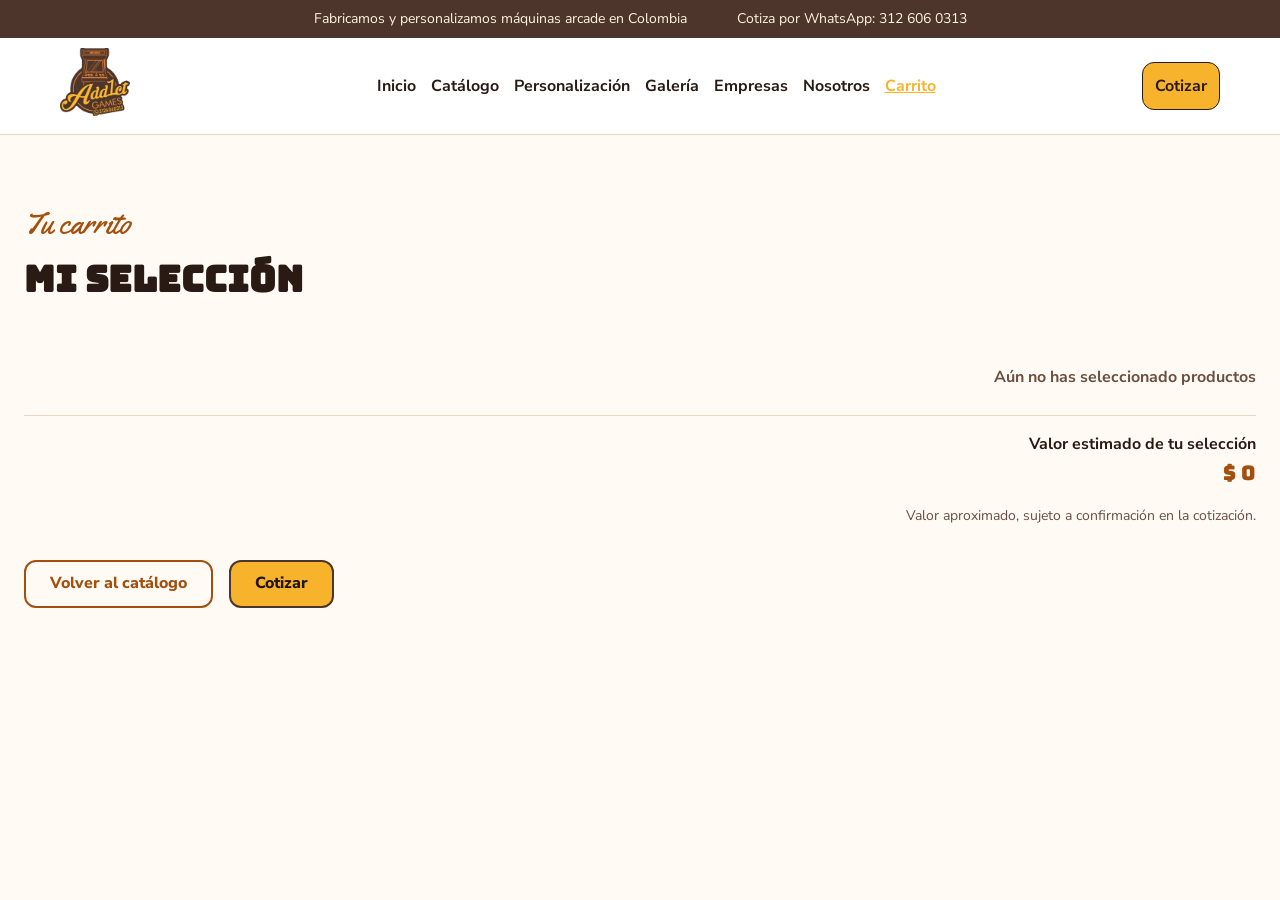
<file: carrito.html>
<!doctype html>
<html lang="es">

<head>
  <meta charset="UTF-8" />
  <meta name="viewport" content="width=device-width, initial-scale=1.0" />
  <title>Add1ctGames - Carrito</title>
  <link rel="preconnect" href="https://fonts.googleapis.com" />
  <link rel="preconnect" href="https://fonts.gstatic.com" crossorigin />
  <link rel="stylesheet"
    href="https://fonts.googleapis.com/css2?family=Bungee&family=Yellowtail&family=Nunito+Sans:wght@400;600;700;800&display=swap" />
  <link rel="stylesheet" href="src/variables.css" />
  <link rel="stylesheet" href="style.css" />
</head>

<body>
  <header>
    <p class="franja">
      <span>Fabricamos y personalizamos máquinas arcade en Colombia</span>
      <span><a href="https://wa.me/573126060313" target="_blank" rel="noopener noreferrer">Cotiza por WhatsApp: 312 606
          0313</a></span>
    </p>
    <nav class="top_navegation">
      <div class="logo">
        <img src="src/files/assets/logo-addict.png" alt="Logo de la empresa Add1ctGames" />
      </div>
      <ul class="menu_navegacion">
        <li><a href="index.html">Inicio</a></li>
        <li><a href="catalogo.html">Catálogo</a></li>
        <li><a href="personalizacion.html">Personalización</a></li>
        <li><a href="galeria.html">Galería</a></li>
        <li><a href="empresas.html">Empresas</a></li>
        <li><a href="nosotros.html">Nosotros</a></li>
        <li><a class="pagina_actual" href="carrito.html">Carrito</a></li>
      </ul>
      <div>
        <button class="boton_cotizar">Cotizar</button>
      </div>
    </nav>
  </header>
  <main>
    <section class="seccion">
      <div class="contenedor">
        <div class="seccion__encabezado">
          <div>
            <p class="acento">Tu carrito</p>
            <h2>Mi selección</h2>
          </div>
        </div>

        <ul id="lista_carrito" class="carrito__lista"></ul>

        <p id="mensaje_carrito" class="carrito__mensaje texto-suave" aria-live="polite"></p>
        <div class="carrito__total">
          <p class="carrito__total-texto">Valor estimado de tu selección</p>
          <span id="valor_total" class="precio">$ 0</span>
          <p class="carrito__nota texto-suave">
            Valor aproximado, sujeto a confirmación en la cotización.
          </p>
        </div>
        <div class="carrito__acciones">
          <a class="boton boton--secundario" href="catalogo.html">Volver al catálogo</a>

          <a class="boton boton--primario" href="cotizacion.html">Cotizar</a>
        </div>
      </div>
    </section>
  </main>
  <script src="src/js/carrito.js"></script>
</body>

</html>
</file>
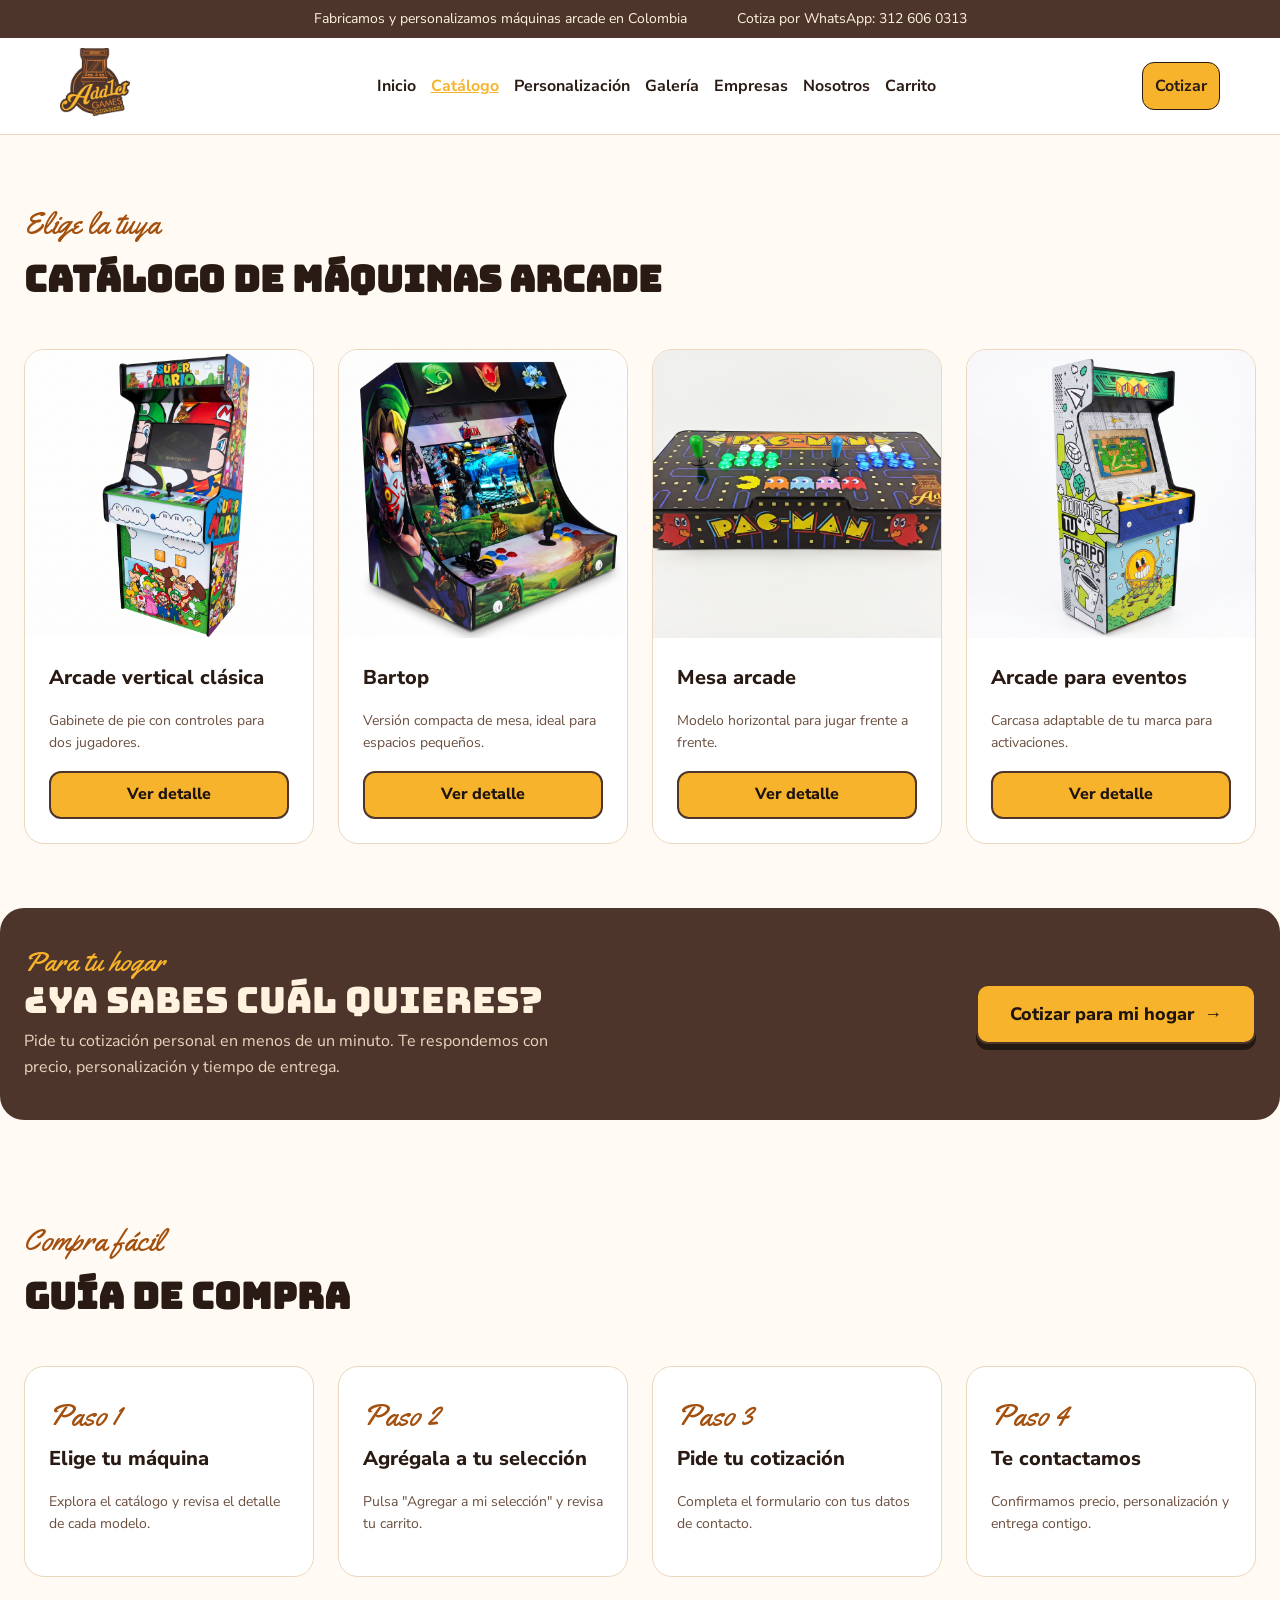
<file: catalogo.html>
<!doctype html>
<html lang="es">

<head>
  <meta charset="UTF-8" />
  <meta name="viewport" content="width=device-width, initial-scale=1.0" />
  <title>Add1ctgames - Catálogo</title>
  <link rel="preconnect" href="https://fonts.googleapis.com" />
  <link rel="preconnect" href="https://fonts.gstatic.com" crossorigin />
  <link rel="stylesheet"
    href="https://fonts.googleapis.com/css2?family=Bungee&family=Yellowtail&family=Nunito+Sans:wght@400;600;700;800&display=swap" />
  <link rel="stylesheet" href="src/variables.css" />
  <link rel="stylesheet" href="style.css" />
</head>

<body>
  <header>
    <p class="franja">
      <span>Fabricamos y personalizamos máquinas arcade en Colombia</span>
      <span><a href="https://wa.me/573126060313" target="_blank" rel="noopener noreferrer">Cotiza por WhatsApp: 312 606
          0313</a></span>
    </p>
    <nav class="top_navegation">
      <div class="logo">
        <img src="src/files/assets/logo-addict.png" alt="Logo de la empresa Add1ctGames" />
      </div>
      <ul class="menu_navegacion">
        <li><a href="index.html">Inicio</a></li>
        <li><a class="pagina_actual" href="catalogo.html">Catálogo</a></li>
        <li><a href="personalizacion.html">Personalización</a></li>
        <li><a href="galeria.html">Galería</a></li>
        <li><a href="empresas.html">Empresas</a></li>
        <li><a href="nosotros.html">Nosotros</a></li>
        <li><a href="carrito.html">Carrito</a></li>
      </ul>
      <div>
        <button class="boton_cotizar">Cotizar</button>
      </div>
    </nav>
  </header>
  <main>
    <section class="seccion">
      <div class="contenedor">
        <div class="seccion__encabezado">
          <div>
            <p class="acento">Elige la tuya</p>
            <h2>CATÁLOGO DE MÁQUINAS ARCADE</h2>
          </div>
        </div>

        <div class="grilla grilla--4">
          <article class="tarjeta tarjeta-producto">
            <div class="tarjeta-producto__imagen">
              <img src="src/files/fotos maquinas/arcade-mariobros.jpg"
                alt="Arcade vertical clásica" />
            </div>
            <div class="tarjeta__cuerpo">
              <h4>Arcade vertical clásica</h4>
              <p class="texto-suave">
                Gabinete de pie con controles para dos jugadores.
              </p>
              <a href="detalle-producto.html" class="boton boton--primario boton--bloque">Ver detalle</a>
            </div>
          </article>
          <article class="tarjeta tarjeta-producto">
            <div class="tarjeta-producto__imagen">
              <img src="src/files/fotos maquinas/bartop.jpg"
                alt="Bartop" />
            </div>
            <div class="tarjeta__cuerpo">
              <h4>Bartop</h4>
              <p class="texto-suave">
                Versión compacta de mesa, ideal para espacios pequeños.
              </p>
              <a href="detalle-producto.html" class="boton boton--primario boton--bloque">Ver detalle</a>
            </div>
          </article>

          <article class="tarjeta tarjeta-producto">
            <div class="tarjeta-producto__imagen">
              <img src="src/files/fotos maquinas/mesa-arcade.jpg"
                alt="Mesa arcade" />
            </div>
            <div class="tarjeta__cuerpo">
              <h4>Mesa arcade</h4>
              <p class="texto-suave">
                Modelo horizontal para jugar frente a frente.
              </p>
              <a href="detalle-producto.html" class="boton boton--primario boton--bloque">Ver detalle</a>
            </div>
          </article>

          <article class="tarjeta tarjeta-producto">
            <div class="tarjeta-producto__imagen">
              <img src="src/files/fotos maquinas/arcade-corporativa.jpg"
                alt="Arcade para eventos" />
            </div>
            <div class="tarjeta__cuerpo">
              <h4>Arcade para eventos</h4>
              <p class="texto-suave">
                Carcasa adaptable de tu marca para activaciones.
              </p>
              <a href="detalle-producto.html" class="boton boton--primario boton--bloque">Ver detalle</a>
            </div>
          </article>
        </div>
      </div>
    </section>

    <!-- ==================================================================
         HU-08.03 · ACCEDER A LA COTIZACIÓN PERSONAL DIRECTAMENTE (B2C)
         ✔ Enlace directo a la cotización B2C: cotizacion.html?perfil=b2c
           (cotizacion.js ya marca solo la opción "Para mi hogar")
         ✔ Botón bien destacado: franja café, botón amarillo grande
         ================================================================== -->
    <section class="cta-b2c" aria-labelledby="titulo-cta-b2c">
      <div class="contenedor cta-b2c__caja">
        <div class="cta-b2c__texto">
          <p class="cta-b2c__acento">Para tu hogar</p>
          <h2 id="titulo-cta-b2c">¿Ya sabes cuál quieres?</h2>
          <p>Pide tu cotización personal en menos de un minuto. Te respondemos con
            precio, personalización y tiempo de entrega.</p>
        </div>
        <a class="boton boton--primario cta-b2c__boton" href="cotizacion.html?perfil=b2c">
          Cotizar para mi hogar
          <span aria-hidden="true">→</span>
        </a>
      </div>
    </section>

          <section class="seccion" id="guia_compra">
        <div class="contenedor">
          <div class="seccion__encabezado">
            <div>
              <p class="acento">Compra fácil</p>
              <h2>Guía de compra</h2>
            </div>
          </div>

          <div class="grilla grilla--4">
            <article class="tarjeta">
              <div class="tarjeta__cuerpo">
                <p class="acento">Paso 1</p>
                <h4>Elige tu máquina</h4>
                <p class="texto-suave">Explora el catálogo y revisa el detalle de cada modelo.</p>
              </div>
            </article>

            <article class="tarjeta">
              <div class="tarjeta__cuerpo">
                <p class="acento">Paso 2</p>
                <h4>Agrégala a tu selección</h4>
                <p class="texto-suave">Pulsa "Agregar a mi selección" y revisa tu carrito.</p>
              </div>
            </article>

            <article class="tarjeta">
              <div class="tarjeta__cuerpo">
                <p class="acento">Paso 3</p>
                <h4>Pide tu cotización</h4>
                <p class="texto-suave">Completa el formulario con tus datos de contacto.</p>
              </div>
            </article>

            <article class="tarjeta">
              <div class="tarjeta__cuerpo">
                <p class="acento">Paso 4</p>
                <h4>Te contactamos</h4>
                <!-- FALTA CONFIRMAR con el cliente: forma de pago y entrega -->
                <p class="texto-suave">Confirmamos precio, personalización y entrega contigo.</p>
              </div>
            </article>
          </div>
        </div>
      </section>
  </main>
</body>

</html>
</file>
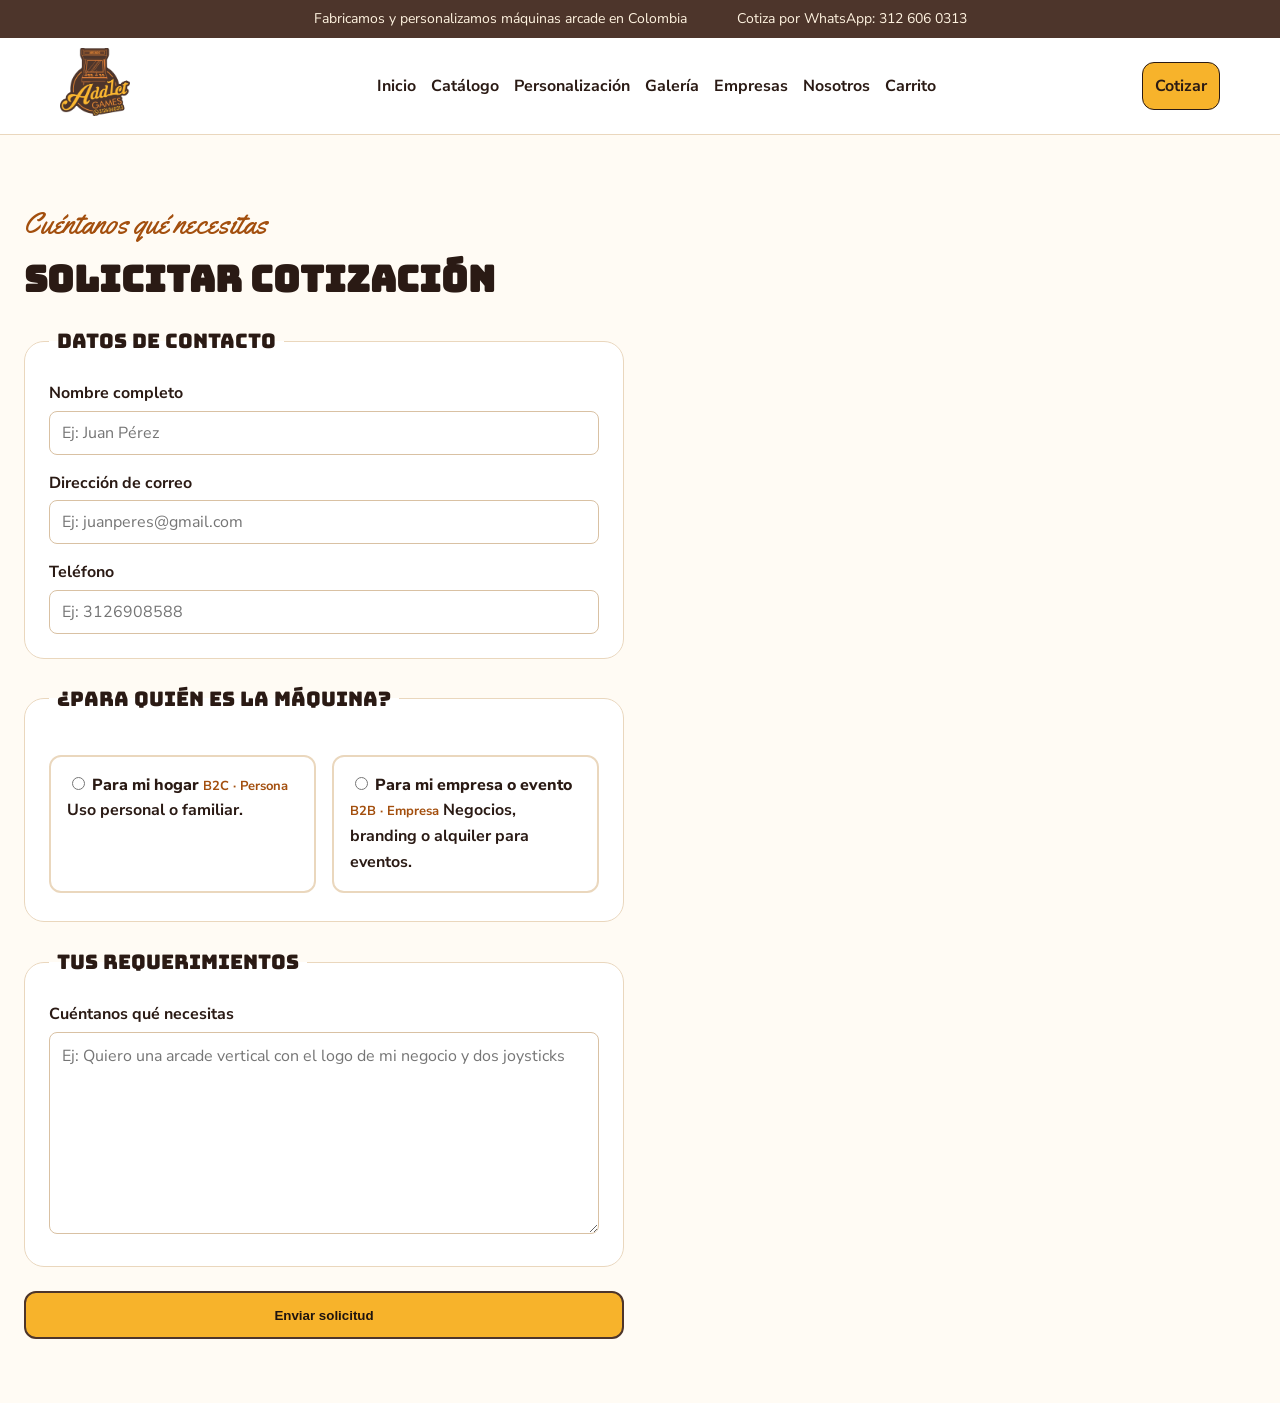
<file: cotizacion.html>
<!doctype html>
<html lang="es">

<head>
  <meta charset="UTF-8" />
  <meta name="viewport" content="width=device-width, initial-scale=1.0" />
  <title>Add1ctGames - Cotización</title>
  <link rel="preconnect" href="https://fonts.googleapis.com" />
  <link rel="preconnect" href="https://fonts.gstatic.com" crossorigin />
  <link rel="stylesheet"
    href="https://fonts.googleapis.com/css2?family=Bungee&family=Yellowtail&family=Nunito+Sans:wght@400;600;700;800&display=swap" />
  <link rel="stylesheet" href="src/variables.css" />
  <link rel="stylesheet" href="style.css" />
</head>
     <script src="src/js/cotizacion.js"></script>

<body>
  <header>
    <p class="franja">
      <span>Fabricamos y personalizamos máquinas arcade en Colombia</span>
      <span><a href="https://wa.me/573126060313" target="_blank" rel="noopener noreferrer">Cotiza por WhatsApp: 312 606
          0313</a></span>
    </p>
    <nav class="top_navegation">
      <div class="logo">
        <img src="src/files/assets/logo-addict.png" alt="Logo de la empresa Add1ctGames" />
      </div>
      <ul class="menu_navegacion">
        <li><a href="index.html">Inicio</a></li>
        <li><a href="catalogo.html">Catálogo</a></li>
        <li><a href="personalizacion.html">Personalización</a></li>
        <li><a href="galeria.html">Galería</a></li>
        <li><a href="empresas.html">Empresas</a></li>
        <li><a href="nosotros.html">Nosotros</a></li>
        <li><a href="carrito.html">Carrito</a></li>
      </ul>
      <div>
        <button class="boton_cotizar">Cotizar</button>
      </div>
    </nav>
  </header>
  <main>
    <section class="seccion">
      <div class="contenedor">
        <div>
          <p class="acento">Cuéntanos qué necesitas</p>
          <h2>Solicitar cotización</h2>
        </div>
        <form id="form_cotizacion">
          <!-- HU-10.01: datos de contacto (Miguel) -->
          <fieldset>
            <legend>Datos de contacto</legend>
            <label for="nombre_contacto">Nombre completo</label>
            <input id="nombre_contacto" name="nombre" type="text" required placeholder="Ej: Juan Pérez" />
            <label for="email_contacto">Dirección de correo</label>
            <input id="email_contacto" name="email" type="tel" required placeholder="Ej: juanperes@gmail.com" />
            <label for="telefono_contacto">Teléfono</label>
            <input id="telefono_contacto" name="telefono" type="number" required placeholder="Ej: 3126908588" />
          </fieldset>

          <!-- HU-10.02: tipo de cliente (Caterine) -->
         
          <fieldset class="perfil-cliente">
            <legend>¿Para quién es la máquina?</legend>

            <div class="perfil-cliente__opciones">
              
              <label class="perfil-opcion">
                <input type="radio" name="perfil" value="B2C" required />
                <span class="perfil-opcion__titulo">Para mi hogar</span>
                <span class="perfil-opcion__etiqueta">B2C · Persona</span>
                <span class="perfil-opcion__texto">Uso personal o familiar.</span>
              </label>

              <label class="perfil-opcion">
                <input type="radio" name="perfil" value="B2B" />
                <span class="perfil-opcion__titulo">Para mi empresa o evento</span>
                <span class="perfil-opcion__etiqueta">B2B · Empresa</span>
                <span class="perfil-opcion__texto">Negocios, branding o alquiler para eventos.</span>
              </label>
            </div>
          </fieldset>

          <!-- HU-10.03: requerimientos (Alexander) -->
          <fieldset>
            <legend>Tus requerimientos</legend>
            <label for="requerimientos">Cuéntanos qué necesitas</label>
            <textarea
              id="requerimientos"
              name="requerimientos"
              rows="8"
              placeholder="Ej: Quiero una arcade vertical con el logo de mi negocio y dos joysticks"
            ></textarea>
          </fieldset>
          
          <button class="boton boton--primario" type="submit">
            Enviar solicitud
          </button>
        </form>
      </div>
    </section>
  </main>
</body>

</html>
</file>
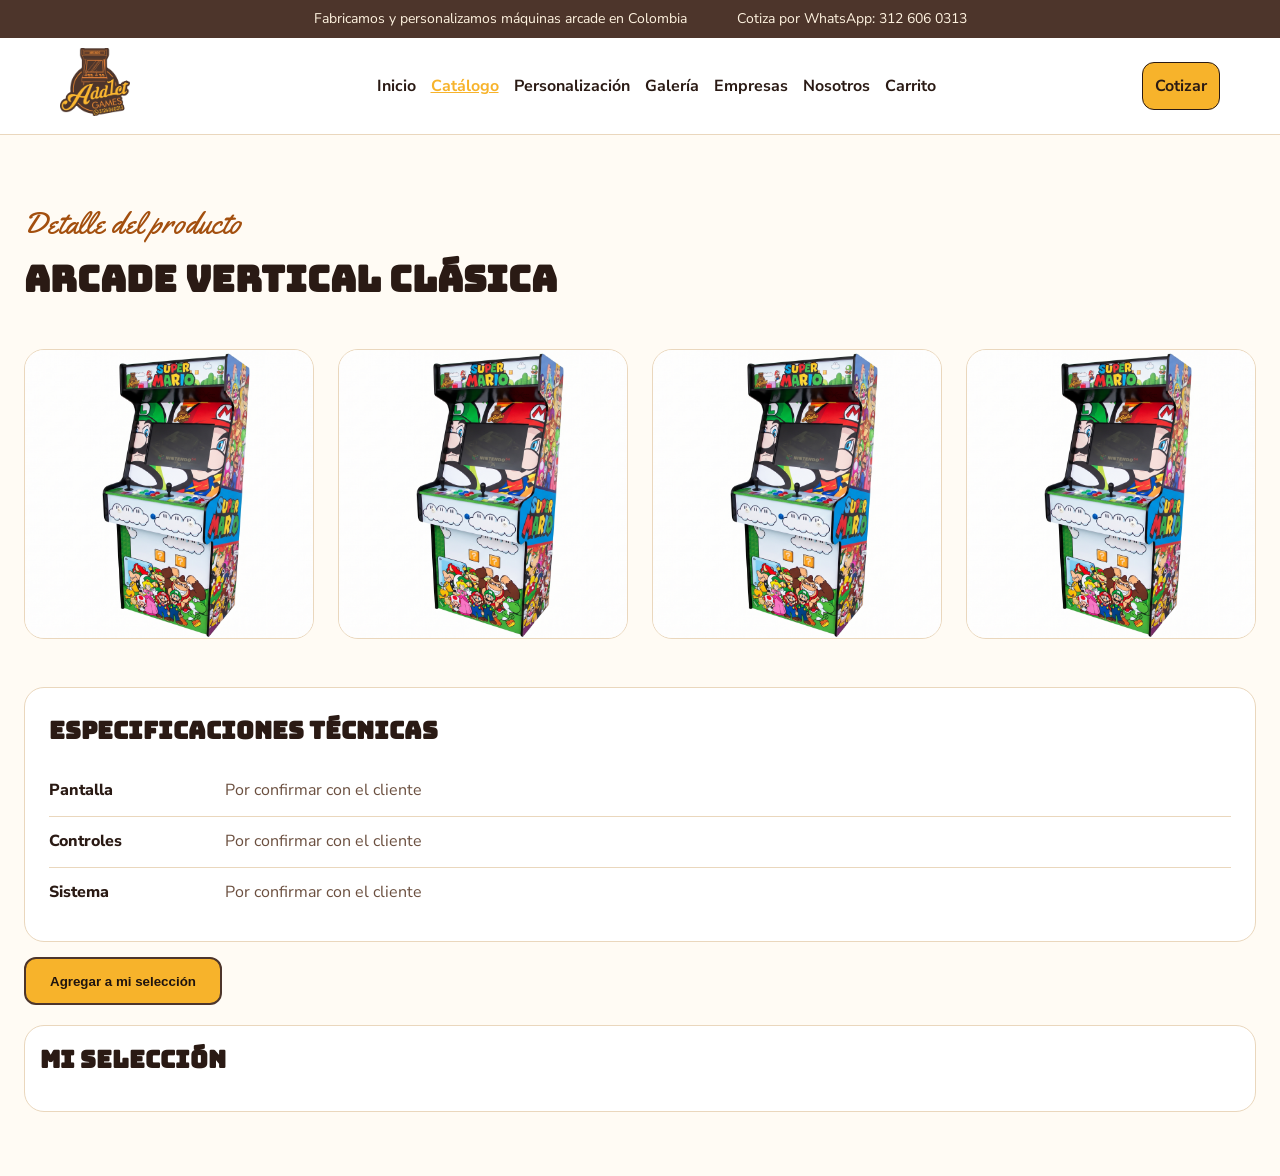
<file: detalle-producto.html>
<!doctype html>
<html lang="es">

<head>
    <meta charset="UTF-8" />
    <meta name="viewport" content="width=device-width, initial-scale=1.0" />
    <title>Add1ctGames - Detalle del producto</title>
    <link rel="preconnect" href="https://fonts.googleapis.com" />
    <link rel="preconnect" href="https://fonts.gstatic.com" crossorigin />
    <link rel="stylesheet"
        href="https://fonts.googleapis.com/css2?family=Bungee&family=Yellowtail&family=Nunito+Sans:wght@400;600;700;800&display=swap" />
    <link rel="stylesheet" href="src/variables.css" />
    <link rel="stylesheet" href="style.css" />
</head>

<body>
    <header>
        <p class="franja">
            <span>Fabricamos y personalizamos máquinas arcade en Colombia</span>
            <span><a href="https://wa.me/573126060313" target="_blank" rel="noopener noreferrer">Cotiza por WhatsApp:
                    312 606 0313</a></span>
        </p>
        <nav class="top_navegation">
            <div class="logo">
                <img src="src/files/assets/logo-addict.png" alt="Logo de la empresa Add1ctGames" />
            </div>
            <ul class="menu_navegacion">
                <li><a href="index.html">Inicio</a></li>
                <li><a class="pagina_actual" href="catalogo.html">Catálogo</a></li>
                <li><a href="personalizacion.html">Personalización</a></li>
                <li><a href="galeria.html">Galería</a></li>
                <li><a href="empresas.html">Empresas</a></li>
                <li><a href="nosotros.html">Nosotros</a></li>
                <li><a href="carrito.html">Carrito</a></li>
            </ul>
            <div>
                <button class="boton_cotizar">Cotizar</button>
            </div>
        </nav>
    </header>
    <main>
        <section class="seccion">
            <div class="contenedor">
                <div class="seccion__encabezado">
                    <div>
                        <p class="acento">Detalle del producto</p>
                        <h2 id="nombre_detalle">ARCADE VERTICAL CLÁSICA</h2>
                    </div>
                </div>

                <div class="galeria-producto grilla grilla--4">
                    <div class="galeria-producto__imagen">
                        <img src="src/files/fotos maquinas/arcade-mariobros.jpg"
                            alt="Arcade vertical clásica, imagen 1" />
                    </div>
                    <div class="galeria-producto__imagen">
                        <img src="src/files/fotos maquinas/arcade-mariobros.jpg"
                            alt="Arcade vertical clásica, imagen 2" />
                    </div>
                    <div class="galeria-producto__imagen">
                        <img src="src/files/fotos maquinas/arcade-mariobros.jpg"
                            alt="Arcade vertical clásica, imagen 3" />
                    </div>
                    <div class="galeria-producto__imagen">
                        <img src="src/files/fotos maquinas/arcade-mariobros.jpg"
                            alt="Arcade vertical clásica, imagen 4" />
                    </div>
                </div>

                <div class="especificaciones-producto">
                    <h3 class="especificaciones-producto__titulo">
                        Especificaciones técnicas
                    </h3>
                    <dl class="especificaciones-producto__lista">
                        <div class="especificaciones-producto__fila">
                            <dt class="especificaciones-producto__nombre">Pantalla</dt>
                            <dd class="especificaciones-producto__valor">
                                Por confirmar con el cliente
                            </dd>
                        </div>
                        <div class="especificaciones-producto__fila">
                            <dt class="especificaciones-producto__nombre">Controles</dt>
                            <dd class="especificaciones-producto__valor">
                                Por confirmar con el cliente
                            </dd>
                        </div>
                        <div class="especificaciones-producto__fila">
                            <dt class="especificaciones-producto__nombre">Sistema</dt>
                            <dd class="especificaciones-producto__valor">
                                Por confirmar con el cliente
                            </dd>
                        </div>
                    </dl>
                </div>
                <div class="boton_seleccion">
                    <button class="boton--primario boton" id="boton_seleccion" type="button">Agregar a mi
                        selección</button>
                    <div class="resumen_seleccion">
                        <h3>Mi selección</h3>
                        <ul id="lista_seleccion"></ul>
                    </div>
                </div>
            </div>
        </section>
    </main>
    <script src="src/js/detalle.js"></script>
</body>

</html>
</file>
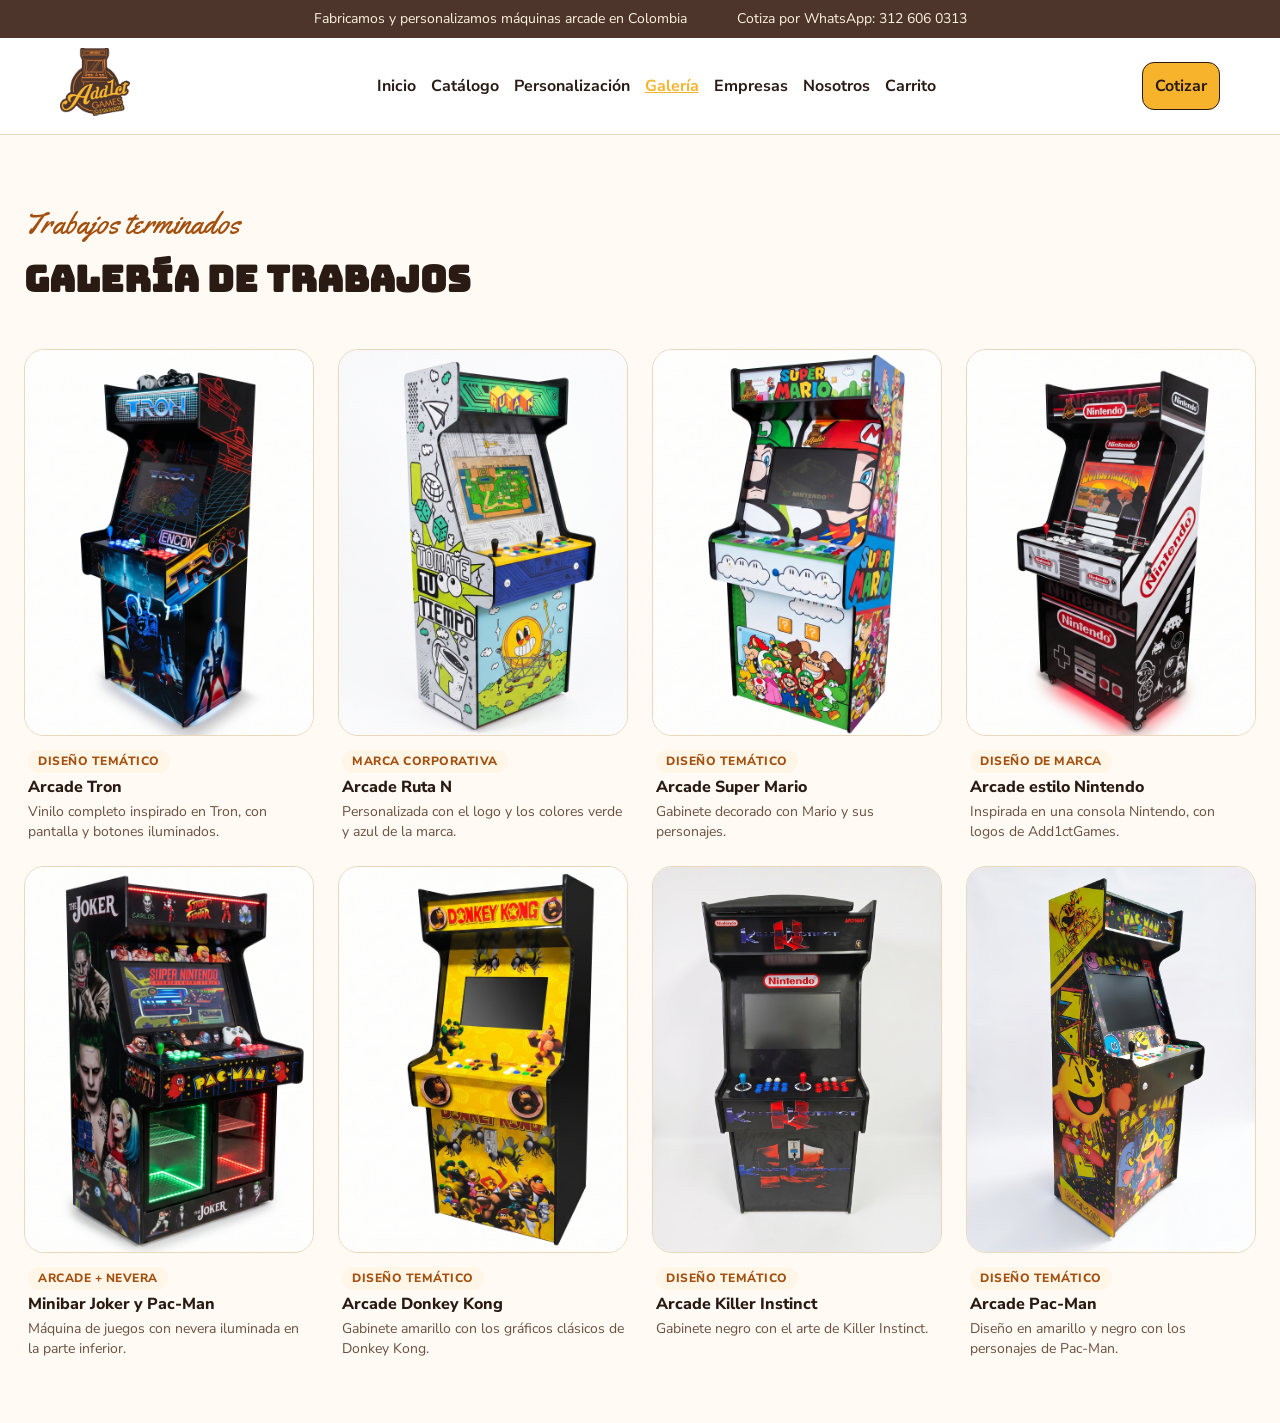
<file: galeria.html>
<!doctype html>
<html lang="es">

<head>
  <meta charset="UTF-8" />
  <meta name="viewport" content="width=device-width, initial-scale=1.0" />
  <title>Add1ctgames - Galería</title>
  <link rel="preconnect" href="https://fonts.googleapis.com" />
  <link rel="preconnect" href="https://fonts.gstatic.com" crossorigin />
  <link rel="stylesheet"
    href="https://fonts.googleapis.com/css2?family=Bungee&family=Yellowtail&family=Nunito+Sans:wght@400;600;700;800&display=swap" />
  <link rel="stylesheet" href="src/variables.css" />
  <link rel="stylesheet" href="style.css" />
</head>

<body>
  <header>
    <p class="franja">
      <span>Fabricamos y personalizamos máquinas arcade en Colombia</span>
      <span><a href="https://wa.me/573126060313" target="_blank" rel="noopener noreferrer">Cotiza por WhatsApp: 312 606
          0313</a></span>
    </p>
    <nav class="top_navegation">
      <div class="logo">
        <img src="src/files/assets/logo-addict.png" alt="Logo de la empresa Add1ctGames" />
      </div>
      <ul class="menu_navegacion">
        <li><a href="index.html">Inicio</a></li>
        <li><a href="catalogo.html">Catálogo</a></li>
        <li><a href="personalizacion.html">Personalización</a></li>
        <li><a class="pagina_actual" href="galeria.html">Galería</a></li>
        <li><a href="empresas.html">Empresas</a></li>
        <li><a href="nosotros.html">Nosotros</a></li>
        <li><a href="carrito.html">Carrito</a></li>
      </ul>
      <div>
        <button class="boton_cotizar">Cotizar</button>
      </div>
    </nav>
  </header>
  <main>
    <section class="seccion">
      <div class="contenedor">
        <div class="seccion__encabezado">
          <div>
            <p class="acento">Trabajos terminados</p>
            <h2>Galería de trabajos</h2>
          </div>
        </div>

        <div class="galeria grilla grilla--4">
          <figure class="galeria__item">
            <div class="galeria-producto__imagen">
              <img src="src/files/fotos maquinas/arcade.tron.jpg"
                alt="Arcade vertical con diseño de Tron, con pantalla y botones iluminados" />
            </div>
            <!-- HU-07.03: descripción de la foto -->
            <figcaption class="galeria__texto">
              <span class="galeria__tipo">Diseño temático</span>
              <strong class="galeria__titulo">Arcade Tron</strong>
              <span class="galeria__descripcion">Vinilo completo inspirado en Tron, con pantalla y botones iluminados.</span>
            </figcaption>
          </figure>

          <figure class="galeria__item">
            <div class="galeria-producto__imagen">
              <img src="src/files/fotos maquinas/arcade-corporativa.jpg"
                alt="Arcade vertical personalizada con el logo de Ruta N y gráficos verdes y azules" />
            </div>
            <!-- HU-07.03: descripción de la foto -->
            <figcaption class="galeria__texto">
              <span class="galeria__tipo">Marca corporativa</span>
              <strong class="galeria__titulo">Arcade Ruta N</strong>
              <span class="galeria__descripcion">Personalizada con el logo y los colores verde y azul de la marca.</span>
            </figcaption>
          </figure>

          <figure class="galeria__item">
            <div class="galeria-producto__imagen">
              <img src="src/files/fotos maquinas/arcade-mariobros.jpg"
                alt="Arcade vertical con diseño de Super Mario y sus personajes" />
            </div>
            <!-- HU-07.03: descripción de la foto -->
            <figcaption class="galeria__texto">
              <span class="galeria__tipo">Diseño temático</span>
              <strong class="galeria__titulo">Arcade Super Mario</strong>
              <span class="galeria__descripcion">Gabinete decorado con Mario y sus personajes.</span>
            </figcaption>
          </figure>

          <figure class="galeria__item">
            <div class="galeria-producto__imagen">
              <img src="src/files/fotos maquinas/arcade-nintendo.jpg"
                alt="Arcade vertical con diseño de consola Nintendo y logos de Add1ctGames" />
            </div>
            <!-- HU-07.03: descripción de la foto -->
            <figcaption class="galeria__texto">
              <span class="galeria__tipo">Diseño de marca</span>
              <strong class="galeria__titulo">Arcade estilo Nintendo</strong>
              <span class="galeria__descripcion">Inspirada en una consola Nintendo, con logos de Add1ctGames.</span>
            </figcaption>
          </figure>

          <figure class="galeria__item">
            <div class="galeria-producto__imagen">
              <img src="src/files/fotos maquinas/arcade-minibar.jpg"
                alt="Arcade con diseño de El Joker y Pac-Man, con nevera iluminada en la parte inferior" />
            </div>
            <!-- HU-07.03: descripción de la foto -->
            <figcaption class="galeria__texto">
              <span class="galeria__tipo">Arcade + nevera</span>
              <strong class="galeria__titulo">Minibar Joker y Pac-Man</strong>
              <span class="galeria__descripcion">Máquina de juegos con nevera iluminada en la parte inferior.</span>
            </figcaption>
          </figure>

          <figure class="galeria__item">
            <div class="galeria-producto__imagen">
              <img src="src/files/fotos maquinas/arcade-dokeykong.jpg"
                alt="Arcade vertical amarilla con diseño de Donkey Kong" />
            </div>
            <!-- HU-07.03: descripción de la foto -->
            <figcaption class="galeria__texto">
              <span class="galeria__tipo">Diseño temático</span>
              <strong class="galeria__titulo">Arcade Donkey Kong</strong>
              <span class="galeria__descripcion">Gabinete amarillo con los gráficos clásicos de Donkey Kong.</span>
            </figcaption>
          </figure>

          <figure class="galeria__item">
            <div class="galeria-producto__imagen">
              <img src="src/files/fotos maquinas/arcade-killerinstintc.jpg"
                alt="Arcade vertical negra con diseño de Killer Instinct" />
            </div>
            <!-- HU-07.03: descripción de la foto -->
            <figcaption class="galeria__texto">
              <span class="galeria__tipo">Diseño temático</span>
              <strong class="galeria__titulo">Arcade Killer Instinct</strong>
              <span class="galeria__descripcion">Gabinete negro con el arte de Killer Instinct.</span>
            </figcaption>
          </figure>

          <figure class="galeria__item">
            <div class="galeria-producto__imagen">
              <img src="src/files/fotos maquinas/Arcade-pacman.jpg"
                alt="Arcade vertical con diseño de Pac-Man en amarillo y negro" />
            </div>
            <!-- HU-07.03: descripción de la foto -->
            <figcaption class="galeria__texto">
              <span class="galeria__tipo">Diseño temático</span>
              <strong class="galeria__titulo">Arcade Pac-Man</strong>
              <span class="galeria__descripcion">Diseño en amarillo y negro con los personajes de Pac-Man.</span>
            </figcaption>
          </figure>
        </div>
      </div>
    </section>
  </main>
  <div class="visor" id="visor" role="dialog" aria-modal="true" aria-label="Imagen ampliada">
    <button type="button" class="boton boton--primario visor__cerrar" id="cerrar_visor">Cerrar</button>
    <img class="visor__imagen" id="imagen_visor" alt="" />
  </div>

  <script src="src/js/galeria.js"></script>
</body>

</html>
</file>
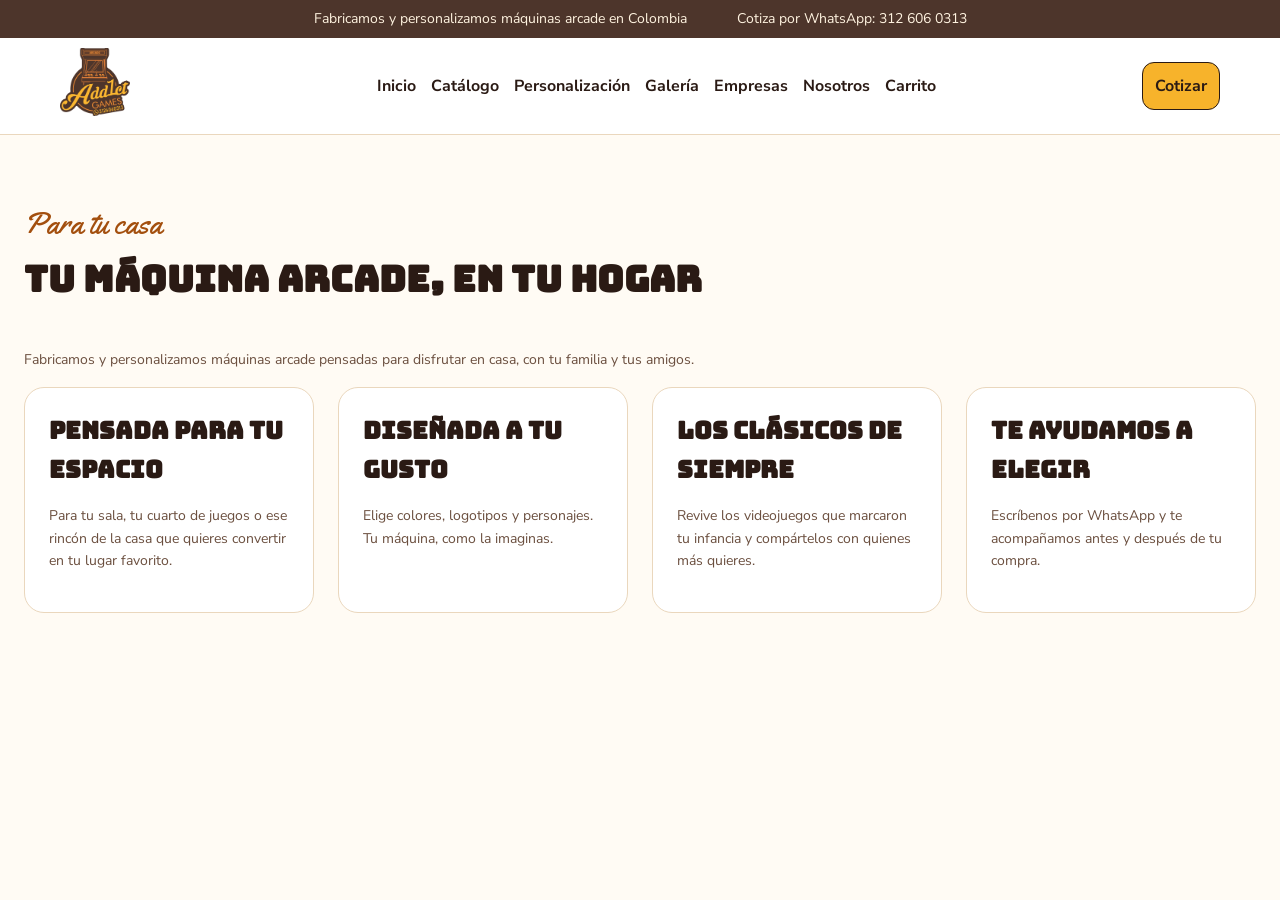
<file: hogar.html>
<!doctype html>
<html lang="es">
  <head>
    <meta charset="UTF-8" />
    <meta name="viewport" content="width=device-width, initial-scale=1.0" />
    <title>Add1ctGames - Para tu hogar</title>
    <link rel="preconnect" href="https://fonts.googleapis.com" />
    <link rel="preconnect" href="https://fonts.gstatic.com" crossorigin />
    <link
      rel="stylesheet"
      href="https://fonts.googleapis.com/css2?family=Bungee&family=Yellowtail&family=Nunito+Sans:wght@400;600;700;800&display=swap"
    />
    <link rel="stylesheet" href="src/variables.css" />
    <link rel="stylesheet" href="style.css" />
  </head>
  <body>
    <header>
      <p class="franja">
        <span>Fabricamos y personalizamos máquinas arcade en Colombia</span>
        <span
          ><a
            href="https://wa.me/573126060313"
            target="_blank"
            rel="noopener noreferrer"
            >Cotiza por WhatsApp: 312 606 0313</a
          ></span
        >
      </p>
      <nav class="top_navegation">
        <div class="logo">
          <img
            src="src/files/assets/logo-addict.png"
            alt="Logo de la empresa Add1ctGames"
          />
        </div>
        <ul class="menu_navegacion">
          <li><a href="index.html">Inicio</a></li>
          <li><a href="catalogo.html">Catálogo</a></li>
          <li><a href="personalizacion.html">Personalización</a></li>
          <li><a href="galeria.html">Galería</a></li>
          <li><a href="empresas.html">Empresas</a></li>
          <li><a href="nosotros.html">Nosotros</a></li>
          <li><a href="carrito.html">Carrito</a></li>
        </ul>
        <div>
          <button class="boton_cotizar">Cotizar</button>
        </div>
      </nav>
    </header>
    <main>
      <section class="seccion" aria-labelledby="titulo-hogar">
        <div class="contenedor">
          <div class="seccion__encabezado">
            <div>
              <p class="acento">Para tu casa</p>
              <h2 id="titulo-hogar">Tu máquina arcade, en tu hogar</h2>
            </div>
          </div>

          <p class="texto-suave">
            Fabricamos y personalizamos máquinas arcade pensadas para disfrutar
            en casa, con tu familia y tus amigos.
          </p>

          <div class="grilla grilla--4">
            <article class="tarjeta">
              <div class="tarjeta__cuerpo">
                <h3>Pensada para tu espacio</h3>
                <p class="texto-suave">
                  Para tu sala, tu cuarto de juegos o ese rincón de la casa que
                  quieres convertir en tu lugar favorito.
                </p>
              </div>
            </article>

            <article class="tarjeta">
              <div class="tarjeta__cuerpo">
                <h3>Diseñada a tu gusto</h3>
                <p class="texto-suave">
                  Elige colores, logotipos y personajes. Tu máquina, como la
                  imaginas.
                </p>
              </div>
            </article>

            <article class="tarjeta">
              <div class="tarjeta__cuerpo">
                <h3>Los clásicos de siempre</h3>
                <p class="texto-suave">
                  Revive los videojuegos que marcaron tu infancia y compártelos
                  con quienes más quieres.
                </p>
              </div>
            </article>

            <article class="tarjeta">
              <div class="tarjeta__cuerpo">
                <h3>Te ayudamos a elegir</h3>
                <p class="texto-suave">
                  Escríbenos por WhatsApp y te acompañamos antes y después de tu
                  compra.
                </p>
              </div>
            </article>
          </div>
        </div>
      </section>

      <!-- HU-08.02: guía de compra (Miguel) -->

      <!-- HU-08.03: acceso a la cotización B2C (Caterine) -->
    </main>
  </body>
</html>
</file>
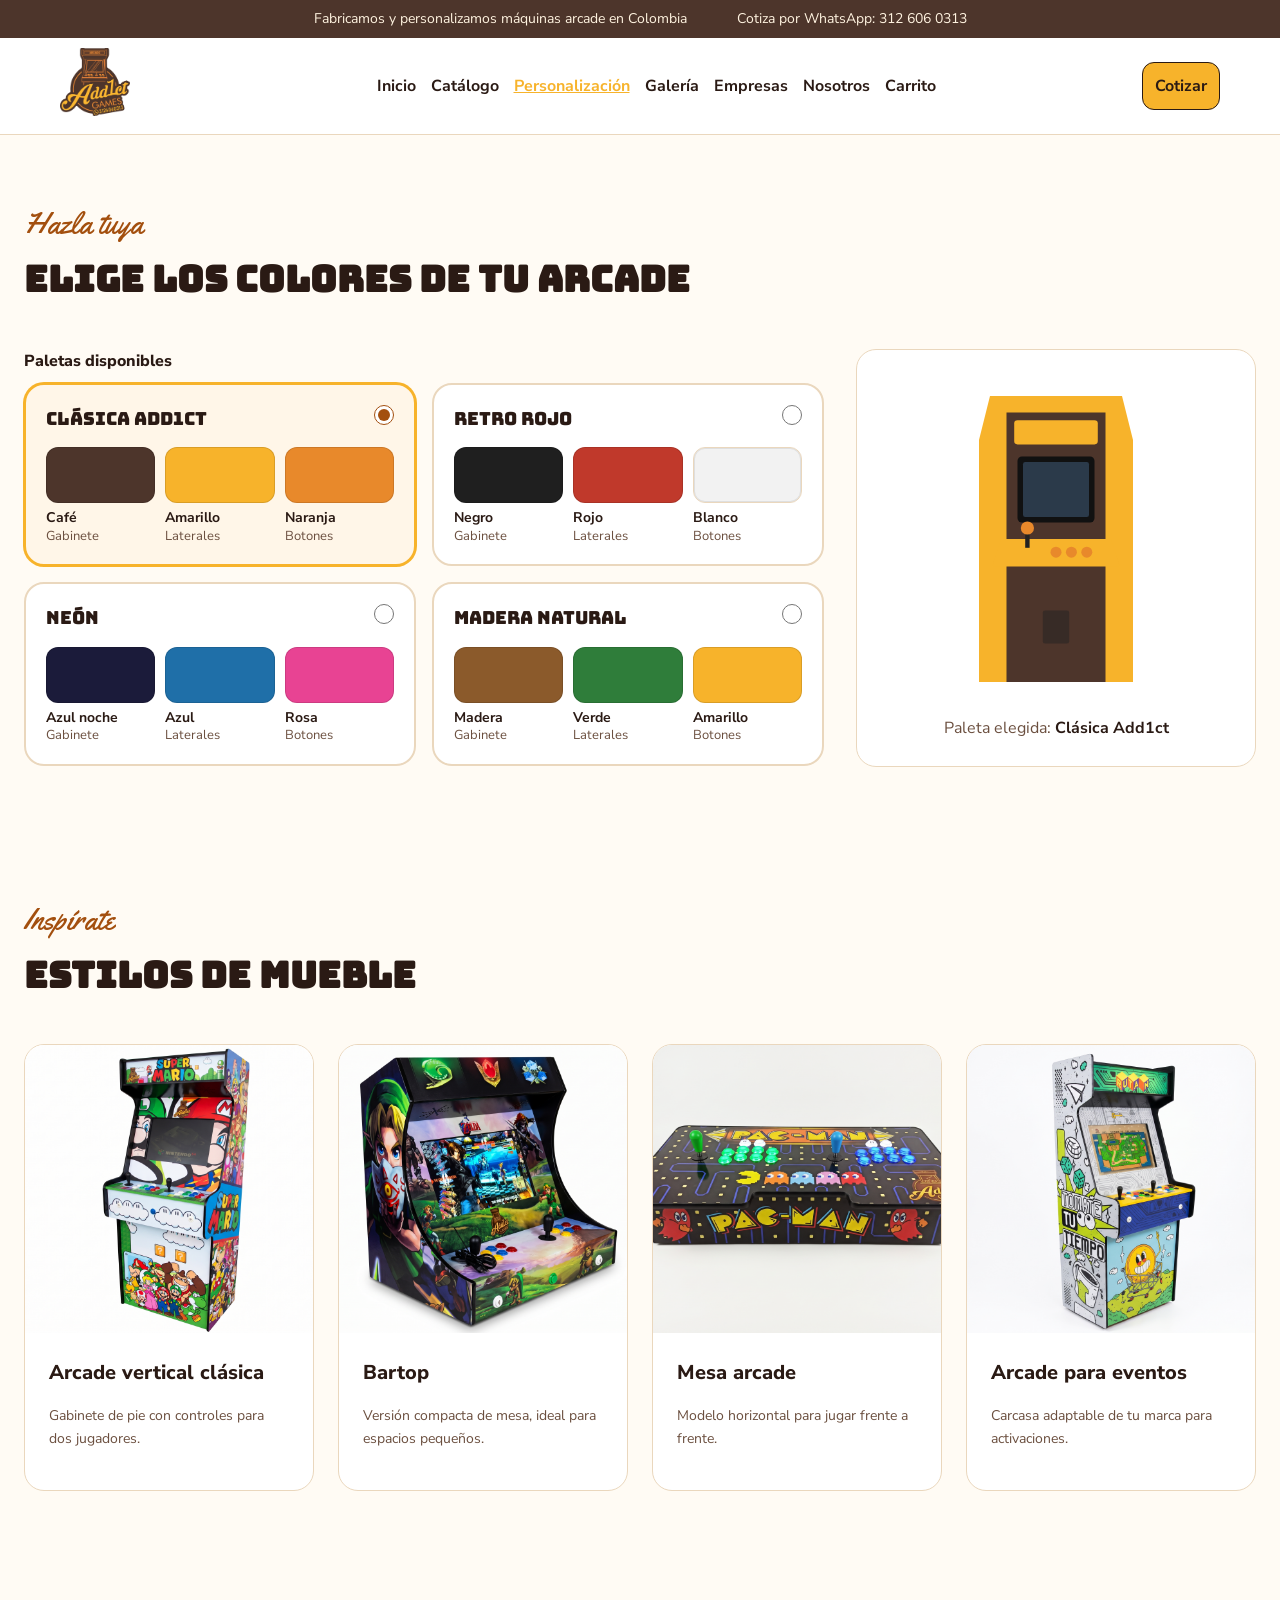
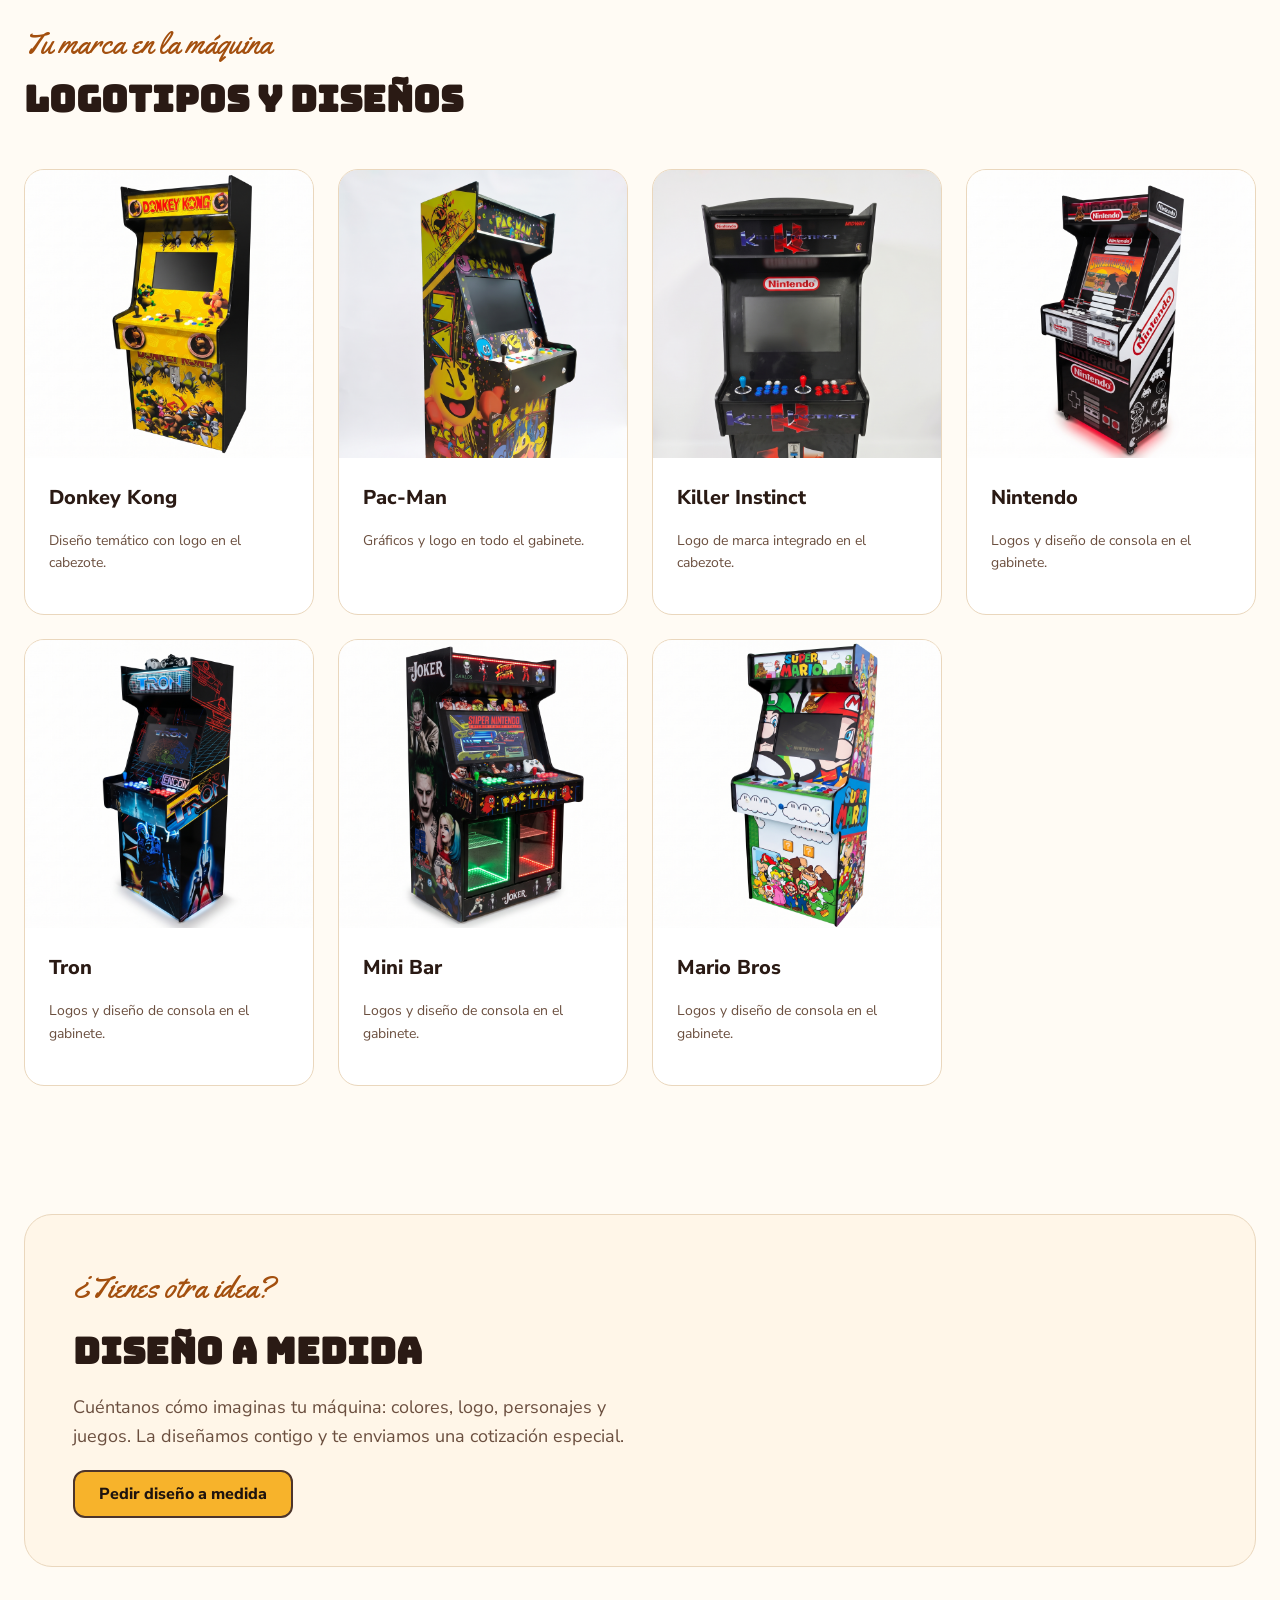
<file: personalizacion.html>
<!doctype html>
<html lang="es">
  <head>
    <meta charset="UTF-8" />
    <meta name="viewport" content="width=device-width, initial-scale=1.0" />
    <title>Add1ctgames - Personalización</title>
    <link rel="preconnect" href="https://fonts.googleapis.com" />
    <link rel="preconnect" href="https://fonts.gstatic.com" crossorigin />
    <link
      rel="stylesheet"
      href="https://fonts.googleapis.com/css2?family=Bungee&family=Yellowtail&family=Nunito+Sans:wght@400;600;700;800&display=swap"
    />
    <link rel="stylesheet" href="src/variables.css" />
    <link rel="stylesheet" href="style.css" />
  </head>
  <body>
    <header>
      <p class="franja">
        <span>Fabricamos y personalizamos máquinas arcade en Colombia</span>
        <span
          ><a
            href="https://wa.me/573126060313"
            target="_blank"
            rel="noopener noreferrer"
            >Cotiza por WhatsApp: 312 606 0313</a
          ></span
        >
      </p>
      <nav class="top_navegation">
        <div class="logo">
          <img
            src="src/files/assets/logo-addict.png"
            alt="Logo de la empresa Add1ctGames"
          />
        </div>
        <ul class="menu_navegacion">
          <li><a href="index.html">Inicio</a></li>
          <li><a href="catalogo.html">Catálogo</a></li>
          <li>
            <a class="pagina_actual" href="personalizacion.html"
              >Personalización</a
            >
          </li>
          <li><a href="galeria.html">Galería</a></li>
          <li><a href="empresas.html">Empresas</a></li>
          <li><a href="nosotros.html">Nosotros</a></li>
          <li><a href="carrito.html">Carrito</a></li>
        </ul>
        <div>
          <button class="boton_cotizar">Cotizar</button>
        </div>
      </nav>
    </header>

    <main>
      <!-- HU-05.01: colores (Caterine) -->
      <section class="seccion colores" aria-labelledby="titulo-colores">
        <div class="contenedor">
          <div class="seccion__encabezado">
            <div>
              <p class="acento">Hazla tuya</p>
              <h2 id="titulo-colores">Elige los colores de tu arcade</h2>
            </div>
          </div>

          <div class="colores__contenido">

            <fieldset class="colores__paletas">
              <legend class="colores__leyenda">Paletas disponibles</legend>

          
              <label class="paleta">
                <input type="radio" name="paleta" value="clasica"
                       data-gabinete="#4D352B" data-laterales="#F7B32B" data-botones="#E8892B" checked />
                <span class="paleta__nombre">Clásica Add1ct</span>
                <span class="paleta__muestras">
                  <span class="muestra">
                    <span class="muestra__color" style="background-color: #4D352B;"></span>
                    <span class="muestra__texto"><strong>Café</strong> Gabinete</span>
                  </span>
                  <span class="muestra">
                    <span class="muestra__color" style="background-color: #F7B32B;"></span>
                    <span class="muestra__texto"><strong>Amarillo</strong> Laterales</span>
                  </span>
                  <span class="muestra">
                    <span class="muestra__color" style="background-color: #E8892B;"></span>
                    <span class="muestra__texto"><strong>Naranja</strong> Botones</span>
                  </span>
                </span>
              </label>

          
              <label class="paleta">
                <input type="radio" name="paleta" value="retro"
                       data-gabinete="#1F1F1F" data-laterales="#C0392B" data-botones="#F2F2F2" />
                <span class="paleta__nombre">Retro rojo</span>
                <span class="paleta__muestras">
                  <span class="muestra">
                    <span class="muestra__color" style="background-color: #1F1F1F;"></span>
                    <span class="muestra__texto"><strong>Negro</strong> Gabinete</span>
                  </span>
                  <span class="muestra">
                    <span class="muestra__color" style="background-color: #C0392B;"></span>
                    <span class="muestra__texto"><strong>Rojo</strong> Laterales</span>
                  </span>
                  <span class="muestra">
                    <span class="muestra__color muestra__color--claro" style="background-color: #F2F2F2;"></span>
                    <span class="muestra__texto"><strong>Blanco</strong> Botones</span>
                  </span>
                </span>
              </label>

   
              <label class="paleta">
                <input type="radio" name="paleta" value="neon"
                       data-gabinete="#1B1B3A" data-laterales="#1F6FA8" data-botones="#E84393" />
                <span class="paleta__nombre">Neón</span>
                <span class="paleta__muestras">
                  <span class="muestra">
                    <span class="muestra__color" style="background-color: #1B1B3A;"></span>
                    <span class="muestra__texto"><strong>Azul noche</strong> Gabinete</span>
                  </span>
                  <span class="muestra">
                    <span class="muestra__color" style="background-color: #1F6FA8;"></span>
                    <span class="muestra__texto"><strong>Azul</strong> Laterales</span>
                  </span>
                  <span class="muestra">
                    <span class="muestra__color" style="background-color: #E84393;"></span>
                    <span class="muestra__texto"><strong>Rosa</strong> Botones</span>
                  </span>
                </span>
              </label>

      
              <label class="paleta">
                <input type="radio" name="paleta" value="madera"
                       data-gabinete="#8B5A2B" data-laterales="#2F7D3A" data-botones="#F7B32B" />
                <span class="paleta__nombre">Madera natural</span>
                <span class="paleta__muestras">
                  <span class="muestra">
                    <span class="muestra__color" style="background-color: #8B5A2B;"></span>
                    <span class="muestra__texto"><strong>Madera</strong> Gabinete</span>
                  </span>
                  <span class="muestra">
                    <span class="muestra__color" style="background-color: #2F7D3A;"></span>
                    <span class="muestra__texto"><strong>Verde</strong> Laterales</span>
                  </span>
                  <span class="muestra">
                    <span class="muestra__color" style="background-color: #F7B32B;"></span>
                    <span class="muestra__texto"><strong>Amarillo</strong> Botones</span>
                  </span>
                </span>
              </label>
            </fieldset>

         
            <figure class="colores__vista">
              <svg class="maquina" viewBox="0 0 200 300" role="img" aria-labelledby="texto-vista">
            
                <path class="maquina__laterales" d="M40 20 h120 l10 40 v220 h-140 v-220 z" />
             
                <path class="maquina__gabinete" d="M55 35 h90 v245 h-90 z" />
           
                <rect class="maquina__laterales" x="62" y="42" width="76" height="22" rx="3" />
         
                <rect x="65" y="75" width="70" height="60" rx="4" fill="#111" />
                <rect x="70" y="80" width="60" height="50" rx="2" fill="#2b3a4a" />
  
                <path class="maquina__laterales" d="M50 150 h100 l8 25 h-116 z" />
  
                <rect x="72" y="140" width="4" height="18" fill="#222" />
                <circle class="maquina__botones" cx="74" cy="140" r="6" />
            
                <circle class="maquina__botones" cx="100" cy="162" r="5" />
                <circle class="maquina__botones" cx="114" cy="162" r="5" />
                <circle class="maquina__botones" cx="128" cy="162" r="5" />
            
                <rect x="88" y="215" width="24" height="30" rx="2" fill="#222" opacity="0.5" />
              </svg>
              <figcaption id="texto-vista" class="colores__texto" aria-live="polite">
                Paleta elegida: <strong>Clásica Add1ct</strong>
              </figcaption>
            </figure>

          </div>
        </div>
      </section>

      <!-- HU-05.02 y HU-05.03: estilos, logotipos y diseño a medida -->
      <section class="seccion">
        <div class="contenedor">
          <div class="seccion__encabezado">
            <div>
              <p class="acento">Inspírate</p>
              <h2>Estilos de mueble</h2>
            </div>
          </div>

          <div class="grilla grilla--4">
            <article class="tarjeta tarjeta-producto">
              <div class="tarjeta-producto__imagen">
                <img
                  src="src/files/fotos maquinas/arcade-mariobros.jpg"
                  alt="Arcade vertical clásica"
                />
              </div>
              <div class="tarjeta__cuerpo">
                <h4>Arcade vertical clásica</h4>
                <p class="texto-suave">
                  Gabinete de pie con controles para dos jugadores.
                </p>
              </div>
            </article>

            <article class="tarjeta tarjeta-producto">
              <div class="tarjeta-producto__imagen">
                <img
                  src="src/files/fotos maquinas/bartop.jpg"
                  alt="Bartop"
                />
              </div>
              <div class="tarjeta__cuerpo">
                <h4>Bartop</h4>
                <p class="texto-suave">
                  Versión compacta de mesa, ideal para espacios pequeños.
                </p>
              </div>
            </article>

            <article class="tarjeta tarjeta-producto">
              <div class="tarjeta-producto__imagen">
                <img
                  src="src/files/fotos maquinas/mesa-arcade.jpg"
                  alt="Mesa arcade"
                />
              </div>
              <div class="tarjeta__cuerpo">
                <h4>Mesa arcade</h4>
                <p class="texto-suave">
                  Modelo horizontal para jugar frente a frente.
                </p>
              </div>
            </article>

            <article class="tarjeta tarjeta-producto">
              <div class="tarjeta-producto__imagen">
                <img
                  src="src/files/fotos maquinas/arcade-corporativa.jpg"
                  alt="Arcade para eventos"
                />
              </div>
              <div class="tarjeta__cuerpo">
                <h4>Arcade para eventos</h4>
                <p class="texto-suave">
                  Carcasa adaptable de tu marca para activaciones.
                </p>
              </div>
            </article>
          </div>
        </div>
      </section>
          <section class="seccion">
      <div class="contenedor">
        <div class="seccion__encabezado">
          <div>
            <p class="acento">Tu marca en la máquina</p>
            <h2>Logotipos y diseños</h2>
          </div>
        </div>

        <div class="grilla grilla--4">
          <article class="tarjeta tarjeta-producto">
            <div class="tarjeta-producto__imagen tarjeta-producto__imagen--arriba">
              <img
                src="src/files/fotos maquinas/arcade-dokeykong.jpg"
                alt="Arcade vertical con diseño de Donkey Kong"
              />
            </div>
            <div class="tarjeta__cuerpo">
              <h4>Donkey Kong</h4>
              <p class="texto-suave">Diseño temático con logo en el cabezote.</p>
            </div>
          </article>

          <article class="tarjeta tarjeta-producto">
            <div class="tarjeta-producto__imagen tarjeta-producto__imagen--arriba">
              <img
                src="src/files/fotos maquinas/Arcade-pacman.jpg"
                alt="Arcade vertical con diseño de Pac-Man en amarillo y negro"
              />
            </div>
            <div class="tarjeta__cuerpo">
              <h4>Pac-Man</h4>
              <p class="texto-suave">Gráficos y logo en todo el gabinete.</p>
            </div>
          </article>

          <article class="tarjeta tarjeta-producto">
            <div class="tarjeta-producto__imagen tarjeta-producto__imagen--arriba">
              <img
                src="src/files/fotos maquinas/arcade-killerinstintc.jpg"
                alt="Arcade con el logo de Killer Instinct en el cabezote y gráficos personalizados"
              />
            </div>
            <div class="tarjeta__cuerpo">
              <h4>Killer Instinct</h4>
              <p class="texto-suave">Logo de marca integrado en el cabezote.</p>
            </div>
          </article>

          <article class="tarjeta tarjeta-producto">
            <div class="tarjeta-producto__imagen tarjeta-producto__imagen--arriba">
              <img
                src="src/files/fotos maquinas/arcade-nintendo.jpg"
                alt="Arcade con diseño de consola Nintendo y el logo de Add1ct Games en el cabezote"
              />
            </div>
            <div class="tarjeta__cuerpo">
              <h4>Nintendo</h4>
              <p class="texto-suave">Logos y diseño de consola en el gabinete.</p>
            </div>
          </article>

          <article class="tarjeta tarjeta-producto">
            <div class="tarjeta-producto__imagen tarjeta-producto__imagen--arriba">
              <img
                src="src/files/fotos maquinas/arcade.tron.jpg"
                alt="Arcade con diseño de consola Tron y el logo de Add1ct Games en el cabezote"
              />
            </div>
            <div class="tarjeta__cuerpo">
              <h4>Tron</h4>
              <p class="texto-suave">Logos y diseño de consola en el gabinete.</p>
            </div>
          </article>

          <article class="tarjeta tarjeta-producto">
            <div class="tarjeta-producto__imagen tarjeta-producto__imagen--arriba">
              <img
                src="src/files/fotos maquinas/arcade-minibar.jpg"
                alt="Arcade con diseño de consola Mini bar y el logo de Add1ct Games en el cabezote"
              />
            </div>
            <div class="tarjeta__cuerpo">
              <h4>Mini Bar</h4>
              <p class="texto-suave">Logos y diseño de consola en el gabinete.</p>
            </div>
          </article>

          <article class="tarjeta tarjeta-producto">
            <div class="tarjeta-producto__imagen tarjeta-producto__imagen--arriba">
              <img
                src="src/files/fotos maquinas/arcade-mariobros.jpg"
                alt="Arcade con diseño de consola Mario Bros y el logo de Add1ct Games en el cabezote"
              />
            </div>
            <div class="tarjeta__cuerpo">
              <h4>Mario Bros</h4>
              <p class="texto-suave">Logos y diseño de consola en el gabinete.</p>
            </div>
          </article>
        </div>
      </div>
    </section>
      <section class="seccion">
        <div class="contenedor">
          <div class="diseno-medida">
            <p class="acento">¿Tienes otra idea?</p>
            <h2>Diseño a medida</h2>
            <p class="diseno-medida__texto">
              Cuéntanos cómo imaginas tu máquina: colores, logo, personajes y
              juegos. La diseñamos contigo y te enviamos una cotización
              especial.
            </p>
            <a class="boton boton--primario" href="cotizacion.html">
              Pedir diseño a medida
            </a>
          </div>
        </div>
      </section>
    </main>

    <!-- JavaScript de la HU-05.01 (paletas de colores) -->
    <script src="src/js/personalizacion.js"></script>
  </body>
</html>
</file>
<file: src/variables.css>
:root {
  /* --- Colores de marca (tomados del logo) --- */
  --color-amarillo: #F7B32B;        /* Amarillo Moneda: botones principales, destacados */
  --color-amarillo-hover: #FFC84D;  /* Hover del botón principal */
  --color-naranja: #E8892B;         /* Naranja Joystick: banners y etiquetas (NO texto) */
  --color-cafe: #4D352B;            /* Café Cabina: bordes de botones, hero, pie de página */
  --color-cafe-oscuro: #3E2A22;     /* Variante para hover/fondos sobre café */
  --color-nocturno: #1F140F;        /* Texto sobre botones amarillos */

  /* --- Fondos --- */
  --color-fondo: #FFFBF4;           /* Crema Nube: fondo general de la página */
  --color-fondo-seccion: #FFF6E8;   /* Crema Sección: bandas alternas */
  --color-superficie: #FFFFFF;      /* Tarjetas, formularios, barra de navegación */
  --color-relleno: #F3E4CD;         /* Espacios de imagen, chips inactivos */

  /* --- Textos --- */
  --color-texto: #2A1A14;           /* Texto principal y títulos (16.2:1) */
  --color-texto-suave: #6B4F3F;     /* Descripciones, texto secundario (7.2:1) */
  --color-acento-texto: #A34F0E;    /* Enlaces, precios, frases de acento (5.5:1) */
  --color-texto-claro: #FFF3E0;     /* Texto sobre fondos café u oscuros */
  --color-texto-claro-suave: #E9D6BF; /* Texto secundario sobre café */

  /* --- Bordes --- */
  --color-borde: #EAD7BD;           /* Bordes y divisores en fondo claro */
  --color-borde-fuerte: #D9C1A3;

  /* --- Estados (texto e íconos) --- */
  --color-exito: #2F7D3A;           /* En stock, solicitud enviada */
  --color-error: #C0392B;           /* Errores, agotado */
  --color-info: #1F6FA8;            /* Información, envíos */
  --color-advertencia: #A34F0E;     /* Últimas unidades */

  /* --- Estados (fondos de etiquetas, siempre con texto --color-nocturno) --- */
  --color-exito-fondo: #6CC46A;
  --color-error-fondo: #F0604A;
  --color-info-fondo: #5BB0E8;
  --color-advertencia-fondo: #E8892B;

  /* --- Tipografías --- */
  --fuente-titulos: 'Bungee', 'Arial Black', sans-serif;   /* H1–H3, precios, números */
  --fuente-acento: 'Yellowtail', cursive;                 /* Frases cortas: "¡Insert coin!" */
  --fuente-texto: 'Nunito Sans', 'Segoe UI', sans-serif;  /* Todo lo demás */

  /* --- Tamaños de letra (escritorio) --- */
  --texto-h1: 3.5rem;      /* 56px */
  --texto-h2: 2.25rem;     /* 36px */
  --texto-h3: 1.5rem;      /* 24px */
  --texto-h4: 1.25rem;     /* 20px */
  --texto-acento: 1.875rem;/* 30px */
  --texto-grande: 1.125rem;/* 18px: párrafos destacados */
  --texto-base: 1rem;      /* 16px: texto normal (mínimo para leer) */
  --texto-pequeno: 0.875rem; /* 14px */
  --texto-mini: 0.8125rem; /* 13px: etiquetas, notas */

  /* --- Espaciados (múltiplos de 4 y 8) --- */
  --esp-1: 4px;
  --esp-2: 8px;
  --esp-3: 12px;
  --esp-4: 16px;
  --esp-5: 24px;
  --esp-6: 32px;
  --esp-7: 48px;
  --esp-8: 64px;
  --esp-9: 96px;

  /* --- Bordes redondeados --- */
  --radio-sm: 8px;    /* Inputs pequeños */
  --radio-md: 12px;   /* Botones, campos */
  --radio-lg: 20px;   /* Tarjetas */
  --radio-xl: 28px;   /* Banner principal, bloques grandes */
  --radio-pill: 999px;/* Etiquetas y chips */

  /* --- Sombras (sutiles, con tono café) --- */
  --sombra-sm: 0 2px 6px rgba(77, 53, 43, 0.08);
  --sombra-md: 0 8px 24px rgba(77, 53, 43, 0.12);

  /* --- Otros --- */
  --ancho-max: 1296px;          /* Ancho máximo del contenido */
  --altura-boton: 48px;         /* Mínimo 44px para que sea fácil de tocar */
  --borde-boton: 2px solid var(--color-cafe);
  --transicion: 0.2s ease;
}
</file>
<file: style.css>
* {
  box-sizing: border-box;
}

*::before,
*::after {
  box-sizing: border-box;
}

h1,
h2,
h3,
h4 {
  margin: 0 0 var(--esp-4);
  color: var(--color-texto);
}

h1,
h2,
h3 {
  font-family: var(--fuente-titulos);
}

h1 {
  font-size: var(--texto-h1);
}

h2 {
  font-size: var(--texto-h2);
}

h3 {
  font-size: var(--texto-h3);
}

h4 {
  font-size: var(--texto-h4);
  font-weight: 800;
}

p {
  margin: 0 0 var(--esp-4);
  font-size: var(--texto-base);
}

body {
  background-color: var(--color-fondo);
  margin: 0px;
  font-family: var(--fuente-texto);
  color: var(--color-texto);
  line-height: 1.6;
}

header {
  position: sticky;
  top: 0;
  z-index: 10;
}

.franja {
  display: flex;
  justify-content: center;
  background-color: var(--color-cafe);
  color: var(--color-texto-claro);
  font-size: var(--texto-pequeno);
  padding: 8px;
  margin: 0px;
  gap: 50px;
}

.franja a {
  color: inherit;
  text-decoration: none;
}

.franja a:hover {
  text-decoration: underline;
}

.top_navegation {
  background-color: var(--color-superficie);
  display: flex;
  justify-content: space-between;
  align-items: center;
  padding: 10px 60px;
  font-size: var(--texto-base);
  font-weight: bold;
  border-bottom: 1px solid var(--color-borde);
}

.logo img {
  width: 70px;
}

.menu_navegacion {
  display: flex;
  gap: 15px;
  list-style: none;
}

.menu_navegacion a {
  text-decoration: none;
  color: var(--color-texto);
  transition: color 0.3s;
}

.menu_navegacion a:hover {
  text-decoration: underline;
  color: var(--color-amarillo-hover);
}

.menu_navegacion a.pagina_actual {
  color: var(--color-amarillo);
  text-decoration: underline;
}

.boton_cotizar {
  border: 1px solid var(--color-texto);
  background-color: var(--color-amarillo);
  border-radius: 12px;
  color: var(--color-texto);
  padding: 12px;
  transition: background-color 0.3s;
  font-family: var(--fuente-texto);
  font-weight: bold;
  font-size: var(--texto-base);
}

.boton_cotizar:hover {
  cursor: pointer;
  background-color: var(--color-amarillo-hover);
}

.contenedor {
  width: 100%;
  max-width: var(--ancho-max);
  margin: 0 auto;
  padding: 0 var(--esp-5);
}

.hero {
  display: grid;
  grid-template-columns: repeat(2, minmax(0, 1fr));
  min-height: 520px;
  margin-top: var(--esp-6);
  overflow: hidden;
  border-radius: var(--radio-xl);
  background-color: var(--color-cafe);
}

.hero__texto {
  display: flex;
  flex-direction: column;
  justify-content: center;
  gap: var(--esp-4);
  padding: var(--esp-8) var(--esp-7);
}

.hero .acento {
  margin: 0;
  font-family: var(--fuente-acento);
  font-size: var(--texto-acento);
  line-height: 1;
  color: var(--color-amarillo);
}

.hero h1 {
  margin: 0;
  font-family: var(--fuente-titulos);
  font-size: var(--texto-h1);
  font-weight: 400;
  line-height: 1.05;
  color: var(--color-texto-claro);
}

.hero p {
  max-width: 520px;
  margin: 0;
  font-size: var(--texto-grande);
  color: var(--color-texto-claro-suave);
}

.hero__imagen {
  position: relative;
  min-height: 320px;
  background-color: var(--color-cafe-oscuro);
}

.hero__imagen img:first-child {
  position: absolute;
  inset: 0;
  width: 100%;
  height: 100%;
  object-fit: cover;
}

.hero__logo {
  position: absolute;
  right: var(--esp-5);
  bottom: var(--esp-5);
  width: 120px;
  height: auto;
  filter: drop-shadow(0 4px 10px rgba(0, 0, 0, 0.35));
}

.acento {
  font-family: var(--fuente-acento);
  font-size: 1.875rem;
  color: var(--color-acento-texto);
  margin-bottom: var(--esp-1);
}

.texto-suave {
  color: var(--color-texto-suave);
  font-size: 0.875rem;
}

.precio {
  font-family: var(--fuente-titulos);
  font-size: 1.25rem;
  color: var(--color-acento-texto);
  display: block;
  margin-bottom: var(--esp-4);
}

.seccion {
  padding: var(--esp-8) 0;
}

.contenedor {
  max-width: 1296px;
  margin: 0 auto;
  padding: 0 var(--esp-5);
}

.seccion__encabezado {
  display: flex;
  align-items: flex-end;
  justify-content: space-between;
  margin-bottom: var(--esp-5);
}

.grilla {
  display: grid;
  gap: var(--esp-5);
}

.grilla--4 {
  grid-template-columns: repeat(4, 1fr);
}

.tarjeta {
  display: flex;
  flex-direction: column;
  overflow: hidden;
  background-color: var(--color-superficie);
  border: 1px solid var(--color-borde);
  border-radius: 20px;
}

.tarjeta__cuerpo {
  display: flex;
  flex-direction: column;
  flex-grow: 1;
  padding: var(--esp-5);
}

.tarjeta-producto__imagen {
  position: relative;
  aspect-ratio: 1/1;
  overflow: hidden;
  background-color: var(--color-relleno);
}

.tarjeta-producto__imagen img {
  width: 100%;
  height: 100%;
  object-fit: cover;
  object-position: center;
}

.etiqueta {
  position: absolute;
  top: var(--esp-3);
  left: var(--esp-3);
  padding: 4px 12px;
  border-radius: 999px;
  font-size: 0.8125rem;
  font-weight: 800;
}

.etiqueta--destacado {
  background-color: var(--color-amarillo);
  color: var(--color-nocturno);
}

.etiqueta--exito {
  background-color: var(--color-exito-fondo);
  color: var(--color-nocturno);
}

.etiqueta--advertencia {
  background-color: var(--color-advertencia-fondo);
  color: var(--color-nocturno);
}

.etiqueta--info {
  background-color: var(--color-info-fondo);
  color: var(--color-nocturno);
}

.boton {
  display: inline-flex;
  align-items: center;
  justify-content: center;
  min-height: 48px;
  padding: 0 var(--esp-5);
  border-radius: 12px;
  font-weight: 800;
  text-decoration: none;
  cursor: pointer;
  border: 2px solid transparent;
}

.boton--secundario {
  border-color: var(--color-acento-texto);
  color: var(--color-acento-texto);
}

.boton--primario {
  background-color: var(--color-amarillo);
  color: var(--color-nocturno);
  border-color: #4d352b;
}

.boton--bloque {
  width: 100%;
  margin-top: auto;
}

@media (max-width: 768px) {
  .grilla--4 {
    grid-template-columns: repeat(2, 1fr);
    gap: 12px;
  }

  .seccion__encabezado {
    flex-direction: column;
    align-items: flex-start;
    gap: 12px;
  }
}

.perfiles h2 {
  margin-bottom: var(--esp-5);
}

.grilla--2 {
  grid-template-columns: repeat(2, minmax(0, 1fr));
}

.tarjeta.tarjeta-perfil {
  flex-direction: row;
  align-items: center;
  gap: 24px;
  padding: 32px;
  color: var(--color-texto);
  text-decoration: none;
  transition:
    box-shadow 0.2s ease,
    transform 0.2s ease,
    border-color 0.2s ease;
  transition:
    box-shadow 0.2s ease,
    transform 0.2s ease,
    border-color 0.2s ease;
}

.tarjeta.tarjeta-perfil:hover {
  border-color: var(--color-acento-texto);
  box-shadow: 0 8px 24px rgba(77, 53, 43, 0.12);
  transform: translateY(-2px);
}

.tarjeta-perfil .icono-caja {
  display: flex;
  flex-shrink: 0;
  align-items: center;
  justify-content: center;
  width: 72px;
  height: 72px;
  border: 1px solid var(--color-borde);
  border-radius: 16px;
  background-color: #fff6e8;
  background-color: #fff6e8;
  color: var(--color-acento-texto);
}

.tarjeta-perfil__texto {
  flex-grow: 1;
}

.tarjeta-perfil .sobretitulo {
  display: block;
  margin-bottom: 8px;
  font-size: 0.8125rem;
  font-weight: 800;
  letter-spacing: 1px;
  text-transform: uppercase;
  color: var(--color-acento-texto);
}

.tarjeta-perfil h3 {
  margin: 0 0 8px;
  font-weight: 400;
  line-height: 1.15;
}

.tarjeta-perfil p {
  margin: 0;
  font-size: 0.9375rem;
  color: var(--color-texto-suave);
}

.tarjeta-perfil__flecha {
  flex-shrink: 0;
  font-size: 1.625rem;
  font-weight: 800;
  color: var(--color-acento-texto);
  transition: transform 0.2s ease;
}

.tarjeta-perfil:hover .tarjeta-perfil__flecha {
  transform: translateX(4px);
}

@media (max-width: 768px) {
  .grilla--2 {
    grid-template-columns: 1fr;
  }

  .tarjeta.tarjeta-perfil {
    gap: 16px;
    padding: 24px;
  }

  .tarjeta-perfil .icono-caja {
    width: 56px;
    height: 56px;
  }
}

/* PANEL ADMINISTRADOR */
.panel_tarjetas {
  display: grid;
  grid-template-columns: repeat(auto-fit, minmax(300px, 1fr));
  gap: 20px;
  align-items: start;
  max-width: var(--ancho-max);
  margin: 0 auto;
  padding: var(--esp-5) var(--esp-4);
}

.panel_tarjetas h2 {
  margin: 0;
  font-size: var(--texto-h3);
  line-height: 1.2;
}

/* las tarjetas pequeñas van arriba y los formularios anchos después */
.actualizacion-stock,
.seleccion-destacados,
.edicion-tecnica,
.bandeja,
.edicion-contacto,
.condiciones-b2b {
  order: 1;
}

.actualizacion_banner,
.actualizacion-precio,
.agregar_producto {
  display: flex;
  border: 3px solid var(--color-borde);
  border-radius: 20px;
  margin: 0;
  gap: 10px;
  flex-direction: column;
  align-items: center;
  padding: 20px;
  background-color: var(--color-superficie);
  text-align: center;
}

#boton_banner,
#boton-precio {
  font-family: inherit;
}

.galeria-producto__imagen {
  aspect-ratio: 1/1;
  overflow: hidden;
  border: 1px solid var(--color-borde);
  border-radius: 20px;
  background-color: var(--color-relleno);
}

.galeria-producto__imagen img {
  width: 100%;
  height: 100%;
  object-fit: cover;
  display: block;
}

.galeria__item {
  margin: 0;
}

.galeria .galeria-producto__imagen {
  aspect-ratio: 3 / 4;
}

.especificaciones-producto {
  margin-top: var(--esp-7);
  padding: var(--esp-5);
  background-color: var(--color-superficie);
  border: 1px solid var(--color-borde);
  border-radius: 20px;
}

.especificaciones-producto__titulo {
  margin: 0 0 var(--esp-4);
  font-family: var(--fuente-titulos);
  font-size: 1.5rem;
  color: var(--color-texto);
}

.especificaciones-producto__lista {
  margin: 0;
}

.especificaciones-producto__fila {
  display: flex;
  gap: var(--esp-4);
  padding: var(--esp-3) 0;
  border-bottom: 1px solid var(--color-borde);
}

.especificaciones-producto__fila:last-child {
  border-bottom: none;
}

.especificaciones-producto__nombre {
  flex: 0 0 160px;
  font-weight: 800;
}

.especificaciones-producto__valor {
  margin: 0;
  color: var(--color-texto-suave);
}

.resumen_seleccion {
  border: 1px solid var(--color-borde);
  border-radius: 20px;
  padding: 15px;
  margin-top: 20px;
  background-color: var(--color-superficie);
}

.boton_seleccion {
  margin-top: 15px;
}

.actualizacion-stock {
  grid-column: 1 / -1;
  width: 100%;
  max-width: 900px;
  margin: 0 auto;
  padding: 24px;
  border: 3px solid var(--color-borde);
  border-radius: 20px;
  background-color: var(--color-superficie);
}


.actualizacion-stock__encabezado {
  display: flex;
  flex-wrap: wrap;
  align-items: center;
  justify-content: space-between;
  gap: 12px;
  margin-bottom: 8px;
}


.actualizacion-stock__encabezado h2 {
  margin: 0;
}


.actualizacion-stock__aviso {
  padding: 4px 12px;
  border: 1px dashed var(--color-acento-texto);
  border-radius: 999px;
  color: var(--color-acento-texto);
  font-size: 0.8125rem;
  font-weight: 800;
}


.stock-tabla {
  width: 100%;
  margin-top: 16px;
  border-collapse: collapse;
}


.stock-tabla th {
  padding: 10px 12px;
  border-bottom: 2px solid var(--color-borde);
  color: var(--color-texto-suave);
  font-size: 0.8125rem;
  letter-spacing: 1px;
  text-align: left;
  text-transform: uppercase;
}


.stock-tabla td {
  padding: 12px;
  border-bottom: 1px solid var(--color-borde);
  vertical-align: middle;
}


.stock-tabla tbody tr:last-child td {
  border-bottom: none;
}


.fila--modificada td {
  background-color: #fff6e8;
  background-color: #fff6e8;
}


.fila--modificada td:first-child {
  box-shadow: inset 4px 0 0 var(--color-amarillo);
}


.stock-producto {
  display: flex;
  align-items: center;
  gap: 12px;
}


.stock-producto img {
  width: 52px;
  height: 52px;
  flex-shrink: 0;
  border-radius: 10px;
  background-color: var(--color-relleno);
  object-fit: cover;
}


.estado {
  display: inline-block;
  padding: 4px 12px;
  border-radius: 999px;
  color: var(--color-nocturno);
  font-size: 0.8125rem;
  font-weight: 800;
  white-space: nowrap;
}

.estado--disponible {
  background-color: var(--color-exito-fondo);
}

.estado--pocas {
  background-color: var(--color-advertencia-fondo);
}

.estado--agotado {
  background-color: #f0604a;
}


.estado--disponible {
  background-color: var(--color-exito-fondo);
}

.estado--pocas {
  background-color: var(--color-advertencia-fondo);
}

.estado--agotado {
  background-color: #f0604a;
}

.cantidad {
  display: inline-flex;
  align-items: center;
  overflow: hidden;
  border: 1px solid var(--color-borde);
  border-radius: 12px;
}


.cantidad__boton {
  width: 44px;
  height: 44px;
  border: none;
  background-color: #fff6e8;
  background-color: #fff6e8;
  color: var(--color-acento-texto);
  font-family: inherit;
  font-size: 1.25rem;
  font-weight: 800;
  cursor: pointer;
}


.cantidad__boton:hover {
  background-color: var(--color-amarillo);
  color: var(--color-nocturno);
}


.cantidad__campo {
  width: 60px;
  height: 44px;
  border: none;
  border-left: 1px solid var(--color-borde);
  border-right: 1px solid var(--color-borde);
  font-family: inherit;
  font-size: 1rem;
  font-weight: 800;
  text-align: center;
  appearance: textfield;
  -moz-appearance: textfield;
}


.cantidad__campo::-webkit-outer-spin-button,
.cantidad__campo::-webkit-inner-spin-button {
  margin: 0;
  -webkit-appearance: none;
}


.cantidad__boton:focus-visible,
.cantidad__campo:focus-visible {
  outline: 3px solid var(--color-acento-texto);
  outline-offset: -3px;
}


.stock-leyenda {
  margin: 12px 0 0;
}


.stock-acciones {
  display: flex;
  justify-content: flex-end;
  gap: 12px;
  margin-top: 20px;
}


.stock-acciones .boton {
  font-family: inherit;
  font-size: 1rem;
}


.stock-acciones .boton--secundario {
  background-color: transparent;
}


#mensaje_stock {
  margin: 12px 0 0;
  color: #2f7d3a;
  color: #2f7d3a;
  font-weight: 700;
  text-align: right;
}


.solo-lector {
  position: absolute;
  width: 1px;
  height: 1px;
  margin: -1px;
  padding: 0;
  overflow: hidden;
  clip: rect(0, 0, 0, 0);
  white-space: nowrap;
  border: 0;
}

@media (max-width: 768px) {
  .actualizacion-stock {
    padding: 20px;
  }


  .stock-tabla thead {
    display: none;
  }


  .stock-tabla tr {
    display: grid;
    grid-template-columns: 1fr auto;
    align-items: center;
    gap: 10px;
    padding: 14px 4px;
    border-bottom: 1px solid var(--color-borde);
  }


  .stock-tabla tbody tr:last-child {
    border-bottom: none;
  }


  .stock-tabla td {
    padding: 0;
    border: none;
  }


  .stock-tabla td:first-child {
    grid-column: 1 / -1;
  }


  .fila--modificada td:first-child {
    box-shadow: none;
  }


  .stock-acciones {
    flex-direction: column-reverse;
  }


  .stock-acciones .boton {
    width: 100%;
  }


  #mensaje_stock {
    text-align: left;
  }
}


.seleccion-destacados {
  grid-column: 1 / -1;
  width: 100%;
  max-width: 900px;
  margin: 0 auto;
  padding: 24px;
  border: 3px solid var(--color-borde);
  border-radius: 20px;
  background-color: var(--color-superficie);
}


.seleccion-destacados__encabezado {
  display: flex;
  flex-wrap: wrap;
  align-items: center;
  justify-content: space-between;
  gap: 12px;
  margin-bottom: 8px;
}


.seleccion-destacados__encabezado h2 {
  margin: 0;
}


.seleccion-destacados__aviso {
  padding: 4px 12px;
  border: 1px dashed var(--color-acento-texto);
  border-radius: 999px;
  color: var(--color-acento-texto);
  font-size: 0.8125rem;
  font-weight: 800;
}


/* Grilla de opciones */
.destacados-lista {
  display: grid;
  grid-template-columns: repeat(4, minmax(0, 1fr));
  gap: 16px;
  margin: 16px 0 0;
  padding: 0;
  border: none;
  border: none;
}


/* Cada opción (tarjeta clicable) */
.destacado-opcion {
  position: relative;
  display: flex;
  flex-direction: column;
  gap: 10px;
  padding: 12px;
  border: 2px solid var(--color-borde);
  border-radius: 16px;
  background-color: var(--color-superficie);
  cursor: pointer;
  transition:
    border-color 0.2s ease,
    box-shadow 0.2s ease,
    opacity 0.2s ease;
  transition:
    border-color 0.2s ease,
    box-shadow 0.2s ease,
    opacity 0.2s ease;
}


.destacado-opcion:hover {
  border-color: var(--color-acento-texto);
}


.destacado-opcion img {
  width: 100%;
  aspect-ratio: 1 / 1;
  border-radius: 10px;
  background-color: var(--color-relleno);
  object-fit: cover;
}

.destacado-opcion input {
  position: absolute;
  top: 20px;
  left: 20px;
  width: 22px;
  height: 22px;
  margin: 0;
  accent-color: var(--color-acento-texto);
  cursor: pointer;
}


.destacado-opcion__nombre {
  font-weight: 800;
  line-height: 1.3;
}


.destacado-opcion__marca {
  align-self: flex-start;
  padding: 2px 10px;
  border-radius: 999px;
  background-color: var(--color-amarillo);
  color: var(--color-nocturno);
  font-size: 0.75rem;
  font-weight: 800;
  visibility: hidden;
}


.destacado-opcion--marcada {
  border-color: var(--color-amarillo);
  background-color: #fff6e8;
  background-color: #fff6e8;
  box-shadow: 0 0 0 1px var(--color-amarillo);
}


.destacado-opcion--marcada .destacado-opcion__marca {
  visibility: visible;
}


.destacado-opcion--bloqueada {
  opacity: 0.5;
  cursor: not-allowed;
}


.destacado-opcion--bloqueada:hover {
  border-color: var(--color-borde);
}


.destacado-opcion:focus-within {
  outline: 3px solid var(--color-acento-texto);
  outline-offset: 2px;
}


.destacados-contador {
  margin: 16px 0 0;
  color: var(--color-texto-suave);
  font-weight: 700;
}


.destacados-acciones {
  display: flex;
  justify-content: flex-end;
  gap: 12px;
  margin-top: 20px;
}


.destacados-acciones .boton {
  font-family: inherit;
  font-size: 1rem;
}


.destacados-acciones .boton--secundario {
  background-color: transparent;
}


#mensaje_destacados {
  margin: 12px 0 0;
  font-weight: 700;
  text-align: right;
}

#mensaje_destacados.mensaje--exito {
  color: #2f7d3a;
}

#mensaje_destacados.mensaje--error {
  color: #c0392b;
}


#mensaje_destacados.mensaje--exito {
  color: #2f7d3a;
}

#mensaje_destacados.mensaje--error {
  color: #c0392b;
}

.solo-lector {
  position: absolute;
  width: 1px;
  height: 1px;
  margin: -1px;
  padding: 0;
  overflow: hidden;
  clip: rect(0, 0, 0, 0);
  white-space: nowrap;
  border: 0;
}


@media (max-width: 900px) {
  .destacados-lista {
    grid-template-columns: repeat(2, minmax(0, 1fr));
  }
}


/* Celular */
@media (max-width: 768px) {
  .seleccion-destacados {
    padding: 20px;
  }


  .destacados-acciones {
    flex-direction: column-reverse;
  }


  .destacados-acciones .boton {
    width: 100%;
  }


  #mensaje_destacados {
    text-align: left;
  }
}

.carrito__lista {
  display: flex;
  flex-direction: column;
  gap: var(--esp-3);
  margin: 0;
  padding: 0;
  list-style: none;
}

.carrito__item {
  display: flex;
  align-items: center;
  justify-content: space-between;
  gap: var(--esp-4);
  padding: var(--esp-4) var(--esp-5);
  background-color: var(--color-superficie);
  border: 1px solid var(--color-borde);
  border-radius: var(--radio-lg);
  box-shadow: var(--sombra-sm);
  color: var(--color-texto);
  font-weight: 700;
}

.carrito__mensaje {
  margin-top: var(--esp-4);
  font-size: var(--texto-base);
}

.carrito__mensaje:empty {
  display: none;
}

.carrito__total {
  margin-top: var(--esp-5);
  padding-top: var(--esp-4);
  border-top: 1px solid var(--color-borde);
  text-align: right;
}

.carrito__total-texto {
  margin: 0;
  font-weight: 700;
}

.carrito__total {
  margin-top: var(--esp-5);
  padding-top: var(--esp-4);
  border-top: 1px solid var(--color-borde);
  text-align: right;
}

.carrito__total-texto {
  margin: 0;
  font-weight: 700;
}

.carrito__acciones {
  margin-top: var(--esp-6);
}

#form_cotizacion {
  max-width: 600px;
  /* margin: 0 auto; */
}

#form_cotizacion fieldset {
  margin: 0 0 var(--esp-5);
  padding: var(--esp-5);
  background-color: var(--color-superficie);
  border: 1px solid var(--color-borde);
  border-radius: var(--radio-lg);
}

#form_cotizacion legend {
  padding: 0 var(--esp-2);
  font-family: var(--fuente-titulos);
  font-size: var(--texto-h4);
  color: var(--color-texto);
}

#form_cotizacion label {
  display: block;
  margin: var(--esp-4) 0 var(--esp-1);
  font-weight: 700;
  color: var(--color-texto);
}

#form_cotizacion legend + label {
  margin-top: 0;
}

#form_cotizacion input,
#form_cotizacion textarea {
  box-sizing: border-box;
  width: 100%;
  min-height: 44px;
  padding: 0 var(--esp-3);
  background-color: var(--color-superficie);
  border: 1px solid var(--color-borde-fuerte);
  border-radius: var(--radio-sm);
  color: var(--color-texto);
  font-family: inherit;
  font-size: var(--texto-base);
}

#form_cotizacion input:focus,
#form_cotizacion textarea:focus {
  outline: 2px solid var(--color-amarillo);
  outline-offset: 2px;
  border-color: var(--color-cafe);
}

#form_cotizacion textarea {
  min-height: 160px;
  padding: var(--esp-3);
  resize: vertical;
}

#form_cotizacion .boton {
  width: 100%;
}

.carrito__acciones {
  display: flex;
  align-items: center;
  gap: var(--esp-4);
  margin-top: var(--esp-6);
}

.diseno-medida {
  display: flex;
  flex-direction: column;
  align-items: flex-start;
  gap: var(--esp-3);
  padding: var(--esp-7);
  background-color: var(--color-fondo-seccion);
  border: 1px solid var(--color-borde);
  border-radius: var(--radio-xl);
}

.diseno-medida .acento,
.diseno-medida h2 {
  margin: 0;
}

.diseno-medida__texto {
  max-width: 560px;
  margin: 0;
  color: var(--color-texto-suave);
  font-size: var(--texto-grande);
}

.diseno-medida .boton {
  margin-top: var(--esp-2);
}

.tarjeta-producto__imagen--arriba img {
  object-position: top;
}

.galeria img {
  cursor: zoom-in;
}

.visor {
  position: fixed;
  inset: 0;
  z-index: 100;
  display: none;
  align-items: center;
  justify-content: center;
  padding: 1rem;
  background: rgba(0, 0, 0, 0.85);
}

.visor--abierto {
  display: flex;
}

.visor__imagen {
  max-width: 90vw;
  max-height: 85vh;
  border-radius: 12px;
  object-fit: contain;
}

.visor__cerrar {
  position: absolute;
  top: 1rem;
  right: 1rem;
}


.edicion-tecnica {
  grid-column: 1 / -1;
  width: 100%;
  max-width: 900px;
  margin: 0 auto;
  padding: 24px;
  border: 3px solid var(--color-borde);
  border-radius: 20px;
  background-color: var(--color-superficie);
}

.edicion-tecnica__encabezado {
  display: flex;
  flex-wrap: wrap;
  align-items: center;
  justify-content: space-between;
  gap: 12px;
  margin-bottom: 8px;
}

.edicion-tecnica__encabezado h2 {
  margin: 0;
}

.edicion-tecnica__aviso {
  padding: 4px 12px;
  border: 1px dashed var(--color-acento-texto);
  border-radius: 999px;
  color: var(--color-acento-texto);
  font-size: 0.8125rem;
  font-weight: 800;
}


.edicion-tecnica__columnas {
  display: grid;
  grid-template-columns: repeat(2, minmax(0, 1fr));
  gap: 28px;
  margin-top: 20px;
}

.edicion-tecnica__formulario {
  display: flex;
  flex-direction: column;
  gap: 14px;
  margin: 0;
  padding: 0;
  border: none;
}

.edicion-tecnica__formulario legend {
  margin-bottom: 4px;
  padding: 0;
  font-weight: 800;
}


.edicion-campo {
  display: flex;
  flex-direction: column;
  gap: 6px;
}

.edicion-campo label {
  font-size: 0.875rem;
  font-weight: 700;
}

.edicion-campo input,
.edicion-campo textarea,
.edicion-campo select {
  width: 100%;
  min-height: 44px;
  padding: 10px 12px;
  border: 1px solid var(--color-borde);
  border-radius: 10px;
  background-color: var(--color-superficie);
  color: var(--color-texto);
  font-family: inherit;
  font-size: 0.9375rem;
}

.edicion-campo textarea {
  resize: vertical;
  line-height: 1.5;
}

.edicion-campo input:focus,
.edicion-campo textarea:focus,
.edicion-campo select:focus {
  outline: none;
  border-color: var(--color-acento-texto);
  box-shadow: 0 0 0 3px rgba(163, 79, 14, 0.18);
}


.edicion-campo .edicion-campo--error {
  border: 2px solid #C0392B;
}

.edicion-campo__ayuda {
  color: var(--color-texto-suave);
  font-size: 0.8125rem;
  text-align: right;
}

.edicion-campo--selector {
  max-width: 340px;
  margin-top: 16px;
}

/* Vista previa */
.edicion-tecnica__etiqueta {
  margin: 0 0 6px;
  color: var(--color-texto-suave);
  font-size: 0.8125rem;
  font-weight: 800;
  letter-spacing: 1px;
  text-transform: uppercase;
}


.edicion-tecnica__producto {
  margin: 0 0 4px;
  color: var(--color-acento-texto);
  font-weight: 800;
}

.edicion-tecnica__vista .especificaciones-producto {
  margin-top: 0;
  background-color: #FFF6E8;
}

.edicion-tecnica__vista .texto-suave {
  margin: 0 0 12px;
}

.edicion-acciones {
  display: flex;
  flex-wrap: wrap;
  align-items: center;
  justify-content: flex-end;
  gap: 12px;
  margin-top: 24px;
}

.edicion-acciones .boton {
  font-family: inherit;
  font-size: 1rem;
}

.edicion-acciones .boton--secundario {
  background-color: transparent;
}

.edicion-estado {
  margin-right: auto;            
  color: var(--color-texto-suave);
  font-size: 0.875rem;
  font-weight: 700;
}

.edicion-estado--pendiente {
  color: var(--color-acento-texto);
}

#mensaje_tecnica {
  margin: 12px 0 0;
  font-weight: 700;
  text-align: right;
}

#mensaje_tecnica.mensaje--exito { color: #2F7D3A; }
#mensaje_tecnica.mensaje--error { color: #C0392B; }
#mensaje_tecnica.mensaje--aviso { color: var(--color-acento-texto); }

@media (max-width: 768px) {
  .edicion-tecnica {
    padding: 20px;
  }

  .edicion-tecnica__columnas {
    grid-template-columns: 1fr;
  }

  .edicion-campo--selector {
    max-width: none;
  }

  .especificaciones-producto__nombre {
    flex-basis: 100px;
  }

  .edicion-acciones .boton {
    width: 100%;
  }

  .edicion-estado {
    width: 100%;
  }

  #mensaje_tecnica {
    text-align: left;
  }
}

.carrito__lista {
  display: flex;
  flex-direction: column;
  gap: 12px;
  margin: 0 0 16px;
  padding: 0;
  list-style: none;
}


.carrito__item {
  display: flex;
  align-items: center;
  justify-content: space-between;
  gap: 16px;
  padding: 16px 20px;
  border: 1px solid var(--color-borde);
  border-radius: 16px;
  background-color: var(--color-superficie);
}

.carrito__nombre {
  font-weight: 800;
}


.carrito__cantidad {
  flex-shrink: 0;
  min-width: 56px;
  padding: 4px 14px;
  border-radius: 999px;
  background-color: var(--color-amarillo);
  color: var(--color-nocturno);
  font-family: var(--fuente-titulos);
  font-size: 1.125rem;
  text-align: center;
}

.carrito__mensaje {
  margin: 0 0 20px;
  font-weight: 700;
  text-align: right;
}

.colores__contenido {
  display: grid;
  grid-template-columns: minmax(0, 2fr) minmax(0, 1fr);
  gap: 32px;
  align-items: start;
}


.colores__paletas {
  display: grid;
  grid-template-columns: repeat(2, minmax(0, 1fr));
  gap: 16px;
  margin: 0;
  padding: 0;
  border: none;
}

.colores__leyenda {
  grid-column: 1 / -1;
  margin-bottom: 8px;
  padding: 0;
  font-weight: 800;
}


.paleta {
  position: relative;
  display: flex;
  flex-direction: column;
  gap: 14px;
  padding: 20px;
  border: 2px solid var(--color-borde);
  border-radius: 20px;
  background-color: var(--color-superficie);
  cursor: pointer;
  transition: border-color 0.2s ease, box-shadow 0.2s ease;
}

.paleta:hover {
  border-color: var(--color-acento-texto);
}


.paleta input {
  position: absolute;
  top: 20px;
  right: 20px;
  width: 20px;
  height: 20px;
  margin: 0;
  accent-color: var(--color-acento-texto);
  cursor: pointer;
}

.paleta__nombre {
  padding-right: 32px;
  font-family: var(--fuente-titulos);
  font-size: 1.125rem;
}

.paleta__muestras {
  display: grid;
  grid-template-columns: repeat(3, minmax(0, 1fr));
  gap: 10px;
}

.muestra {
  display: flex;
  flex-direction: column;
  gap: 6px;
}

.muestra__color {
  height: 56px;
  border: 1px solid rgba(0, 0, 0, 0.12);
  border-radius: 12px;
}

.muestra__color--claro {
  border-color: var(--color-borde);
  box-shadow: inset 0 0 0 1px rgba(0, 0, 0, 0.08);
}

.muestra__texto {
  display: flex;
  flex-direction: column;
  color: var(--color-texto-suave);
  font-size: 0.8125rem;
  line-height: 1.3;
}

.muestra__texto strong {
  color: var(--color-texto);
  font-size: 0.875rem;
}

.paleta--elegida {
  border-color: var(--color-amarillo);
  background-color: #FFF6E8;
  box-shadow: 0 0 0 1px var(--color-amarillo);
}

.paleta:focus-within {
  outline: 3px solid var(--color-acento-texto);
  outline-offset: 2px;
}

.colores__vista {
  position: sticky;
  top: 140px;                 
  margin: 0;
  padding: 24px;
  border: 1px solid var(--color-borde);
  border-radius: 20px;
  background-color: var(--color-superficie);
  text-align: center;
}

.maquina {
  display: block;
  width: 100%;
  max-width: 220px;
  height: auto;
  margin: 0 auto 12px;
}


.maquina__gabinete  { fill: #4D352B; transition: fill 0.3s ease; }
.maquina__laterales { fill: #F7B32B; transition: fill 0.3s ease; }
.maquina__botones   { fill: #E8892B; transition: fill 0.3s ease; }

.colores__texto {
  color: var(--color-texto-suave);
}

.colores__texto strong {
  color: var(--color-texto);
}


@media (max-width: 1024px) {
  .colores__contenido {
    grid-template-columns: 1fr;
  }

  .colores__vista {
    position: static;
    order: -1;
  }

  .maquina {
    max-width: 160px;
  }
}

@media (max-width: 600px) {
  .colores__paletas {
    grid-template-columns: 1fr;
  }
}


/* ==========================================================================
   HU-10.04 · BANDEJA DE COTIZACIONES (panel administrador)
   ========================================================================== */

/* Tarjeta ancha, igual que stock y destacados */
.bandeja {
  grid-column: 1 / -1;
  width: 100%;
  max-width: 1000px;
  margin: 0 auto;
  padding: 24px;
  border: 3px solid var(--color-borde);
  border-radius: 20px;
  background-color: var(--color-superficie);
}

.bandeja__encabezado {
  display: flex;
  flex-wrap: wrap;
  align-items: center;
  justify-content: space-between;
  gap: 12px;
  margin-bottom: 8px;
}

.bandeja__encabezado h2 {
  margin: 0;
}

.bandeja__aviso {
  padding: 4px 12px;
  border: 1px dashed var(--color-acento-texto);
  border-radius: 999px;
  color: var(--color-acento-texto);
  font-size: 0.8125rem;
  font-weight: 800;
}

/* Contadores */
.bandeja__resumen {
  display: flex;
  flex-wrap: wrap;
  gap: 12px;
  margin: 16px 0;
}

.bandeja__resumen p {
  margin: 0;
  padding: 10px 16px;
  border-radius: 12px;
  background-color: #FFF6E8;
  color: var(--color-texto-suave);
  font-weight: 700;
}

.bandeja__resumen strong {
  color: var(--color-texto);
  font-family: var(--fuente-titulos);
  font-size: 1.25rem;
}

/* Filtro */
.bandeja__filtro {
  display: flex;
  align-items: center;
  gap: 10px;
  margin-bottom: 12px;
}

.bandeja__filtro label {
  font-weight: 700;
}

.bandeja__filtro select {
  min-height: 44px;
  padding: 8px 12px;
  border: 1px solid var(--color-borde);
  border-radius: 10px;
  font-family: inherit;
  font-size: 0.9375rem;
}

/* Tabla */
.bandeja-tabla {
  width: 100%;
  border-collapse: collapse;
}

.bandeja-tabla th {
  padding: 10px 12px;
  border-bottom: 2px solid var(--color-borde);
  color: var(--color-texto-suave);
  font-size: 0.8125rem;
  letter-spacing: 1px;
  text-align: left;
  text-transform: uppercase;
}

.bandeja-tabla td {
  padding: 14px 12px;
  border-bottom: 1px solid var(--color-borde);
  font-size: 0.9375rem;
  vertical-align: top;
}

.bandeja-tabla tbody tr:hover td {
  background-color: #FFF6E8;
}

/* Cliente: nombre y contacto */
.bandeja-tabla td strong {
  display: block;
}

.bandeja-tabla td small {
  display: block;
  color: var(--color-texto-suave);
  font-size: 0.8125rem;
}

.bandeja__ejemplo {
  display: inline-block;
  margin: 2px 0;
  padding: 0 8px;
  border: 1px solid var(--color-borde);
  border-radius: 999px;
  color: var(--color-texto-suave);
  font-size: 0.6875rem;
  font-weight: 800;
  text-transform: uppercase;
}

.bandeja__fecha {
  white-space: nowrap;
}

.bandeja__requerimiento {
  max-width: 280px;
  color: var(--color-texto-suave);
}

/* Etiquetas de perfil */
.bandeja__perfil {
  display: inline-block;
  padding: 3px 10px;
  border-radius: 999px;
  color: var(--color-nocturno);
  font-size: 0.75rem;
  font-weight: 800;
  white-space: nowrap;
}

.bandeja__perfil--b2c { background-color: var(--color-amarillo); }
.bandeja__perfil--b2b { background-color: #5BB0E8; }

/* Estado (la HU-10.05 lo vuelve interactivo) */
.bandeja__estado {
  display: inline-block;
  padding: 3px 10px;
  border: 1px solid var(--color-acento-texto);
  border-radius: 999px;
  color: var(--color-acento-texto);
  font-family: inherit;
  font-size: 0.75rem;
  font-weight: 800;
  cursor: pointer;
}

.bandeja__estado--pendiente {
  background-color: var(--color-advertencia-fondo);
  border-color: var(--color-advertencia-fondo);
  color: var(--color-nocturno);
}

.bandeja__estado--contactado {
  background-color: var(--color-exito-fondo);
  border-color: var(--color-exito-fondo);
  color: var(--color-nocturno);
}

.guia-compra__lista {
  width: 100%;
  margin: 0;
  padding-left: var(--esp-5);
  text-align: left;
}

.guia-compra__lista li {
  padding: var(--esp-2) 0;
  border-bottom: 1px solid var(--color-borde);
}

.guia-compra__quitar {
  margin-left: var(--esp-3);
  padding: 2px 10px;
  border: 1px solid var(--color-acento-texto);
  border-radius: 999px;
  background-color: transparent;
  color: var(--color-acento-texto);
  font-family: inherit;
  font-size: 0.75rem;
  font-weight: 800;
  cursor: pointer;
}

.guia-compra .boton {
  font-family: inherit;
  font-size: 1rem;
}

.bandeja__vacia {
  margin: 16px 0 0;
  color: var(--color-texto-suave);
  text-align: center;
}

/* Celular: cada solicitud como tarjeta */
@media (max-width: 768px) {
  .bandeja {
    padding: 20px;
  }

  .bandeja-tabla thead {
    display: none;
  }

  .bandeja-tabla tr {
    display: block;
    padding: 12px 0;
    border-bottom: 1px solid var(--color-borde);
  }

  .bandeja-tabla td {
    display: block;
    padding: 6px 4px;
    border: none;
  }

  /* El título de cada dato, encima del valor */
  .bandeja-tabla td::before {
    content: attr(data-etiqueta);
    display: block;
    margin-bottom: 2px;
    color: var(--color-texto-suave);
    font-size: 0.6875rem;
    font-weight: 800;
    letter-spacing: 1px;
    text-transform: uppercase;
  }

  /* En celular, fecha y hora en la misma línea */
  .bandeja__fecha small {
    display: inline;
    margin-left: 6px;
  }

  .bandeja__requerimiento {
    max-width: none;
  }
}

.nosotros-historia h1,
.nosotros-titulo,
.nosotros-historia h3,
.nosotros-enfoque__tarjeta h3,
.nosotros-valores h3 {
  font-weight: 400;
}

/* --- Historia --- */
.nosotros-historia__intro {
  max-width: 760px;
}

.nosotros-historia__intro .acento {
  margin: 0;
}

.nosotros-historia h1 {
  margin-bottom: var(--esp-4);
  font-size: var(--texto-h1);
  line-height: 1.1;
}

.nosotros-historia__lead {
  margin: 0;
  color: var(--color-texto-suave);
  font-size: 1.125rem;
}


.linea-tiempo {
  display: grid;
  grid-template-columns: repeat(4, minmax(0, 1fr));
  gap: 24px;
  margin: var(--esp-6) 0 0;
  padding: 0;
  list-style: none;
}

.linea-tiempo__paso {
  position: relative;
  padding-top: 28px;
  border-top: 3px solid var(--color-amarillo);
}


.linea-tiempo__paso::before {
  content: "";
  position: absolute;
  top: -10px;
  left: 0;
  width: 17px;
  height: 17px;
  border: 3px solid var(--color-amarillo);
  border-radius: 50%;
  background-color: var(--color-fondo);
}

.linea-tiempo__marca {
  display: inline-block;
  margin-bottom: 8px;
  padding: 2px 12px;
  border-radius: 999px;
  background-color: #fff6e8;
  color: var(--color-acento-texto);
  font-size: 0.8125rem;
  font-weight: 800;
  letter-spacing: 1px;
  text-transform: uppercase;
}

.linea-tiempo__paso h3 {
  margin: 0 0 8px;
  font-size: 1.25rem;
}

.linea-tiempo__paso p {
  margin: 0;
  color: var(--color-texto-suave);
  font-size: 0.9375rem;
}

/* --- Frase de marca (franja café) --- */
.nosotros-frase {
  padding: var(--esp-7) 0;
  background-color: var(--color-cafe);
  text-align: center;
}

.nosotros-frase__club {
  margin: 0 0 8px;
  color: var(--color-amarillo);
  font-family: var(--fuente-acento);
  font-size: 1.75rem;
}

.nosotros-frase__cita {
  margin: 0 auto 12px;
  max-width: 820px;
}

.nosotros-frase__cita p {
  margin: 0;
  color: var(--color-texto-claro);
  font-family: var(--fuente-titulos);
  font-size: 2rem;
  line-height: 1.2;
}

.nosotros-frase__texto {
  margin: 0;
  color: var(--color-texto-claro-suave);
}

/* --- Misión y visión --- */
.nosotros-titulo {
  margin: 0 0 var(--esp-5);
  font-size: var(--texto-h2);
}

.nosotros-enfoque {
  display: grid;
  grid-template-columns: repeat(2, minmax(0, 1fr));
  gap: 24px;
}

.nosotros-enfoque__tarjeta {
  padding: 32px;
  border: 1px solid var(--color-borde);
  border-left: 6px solid var(--color-amarillo);
  border-radius: 20px;
  background-color: var(--color-superficie);
}

.nosotros-enfoque__tarjeta h3 {
  margin: 0 0 12px;
  font-size: var(--texto-h3);
  color: var(--color-acento-texto);
}

.nosotros-enfoque__tarjeta p {
  margin: 0;
  color: var(--color-texto-suave);
}

/* --- Valores --- */
.nosotros-valores-seccion {
  padding-top: 0;
}

.nosotros-valores {
  display: grid;
  grid-template-columns: repeat(5, minmax(0, 1fr));
  gap: 16px;
  margin: 0;
  padding: 0;
  list-style: none;
}

.nosotros-valores li {
  padding: 24px 20px;
  border: 1px solid var(--color-borde);
  border-radius: 20px;
  background-color: var(--color-superficie);
  text-align: center;
}

.nosotros-valores__icono {
  display: inline-flex;
  align-items: center;
  justify-content: center;
  width: 52px;
  height: 52px;
  margin-bottom: 12px;
  border-radius: 14px;
  background-color: #fff6e8;
  color: var(--color-acento-texto);
  font-size: 1.5rem;
}

.nosotros-valores h3 {
  margin: 0 0 6px;
  font-size: 1.0625rem;
}

.nosotros-valores p {
  margin: 0;
  color: var(--color-texto-suave);
  font-size: 0.875rem;
}

/* --- Tablet --- */
@media (max-width: 1024px) {
  .linea-tiempo {
    grid-template-columns: repeat(2, minmax(0, 1fr));
    row-gap: 40px;
  }

  .nosotros-valores {
    grid-template-columns: repeat(3, minmax(0, 1fr));
  }
}

/* --- Celular --- */
@media (max-width: 768px) {
  .linea-tiempo {
    grid-template-columns: 1fr;
  }

  .nosotros-frase__cita p {
    font-size: 1.5rem;
  }

  .nosotros-enfoque {
    grid-template-columns: 1fr;
  }

  .nosotros-valores {
    grid-template-columns: repeat(2, minmax(0, 1fr));
  }
}

.edicion-contacto {
  grid-column: 1 / -1;         
  width: 100%;
  max-width: 900px;
  margin: 0 auto;
  padding: 24px;
  border: 3px solid var(--color-borde);
  border-radius: 20px;
  background-color: var(--color-superficie);
}

.edicion-contacto__encabezado {
  display: flex;
  flex-wrap: wrap;
  align-items: center;
  justify-content: space-between;
  gap: 12px;
  margin-bottom: 8px;
}

.edicion-contacto__encabezado h2 {
  margin: 0;
}

.edicion-contacto__aviso {
  padding: 4px 12px;
  border: 1px dashed var(--color-acento-texto);
  border-radius: 999px;
  color: var(--color-acento-texto);
  font-size: 0.8125rem;
  font-weight: 800;
}

.edicion-contacto__columnas {
  display: grid;
  grid-template-columns: repeat(2, minmax(0, 1fr));
  gap: 28px;
  margin-top: 20px;
}

.edicion-contacto__campos {
  display: flex;
  flex-direction: column;
  gap: 14px;
  margin: 0;
  padding: 0;
  border: none;
}

.edicion-contacto__campos legend {
  margin-bottom: 4px;
  padding: 0;
  font-weight: 800;
}

/* Cada campo */
.contacto-campo {
  display: flex;
  flex-direction: column;
  gap: 6px;
}

.contacto-campo label {
  font-size: 0.875rem;
  font-weight: 700;
}

.contacto-campo input {
  width: 100%;
  min-height: 44px;
  padding: 10px 12px;
  border: 1px solid var(--color-borde);
  border-radius: 10px;
  background-color: var(--color-superficie);
  color: var(--color-texto);
  font-family: inherit;
  font-size: 0.9375rem;
  transition: border-color 0.2s ease, background-color 0.2s ease;
}

.contacto-campo input:focus {
  outline: none;
  border-color: var(--color-acento-texto);
  box-shadow: 0 0 0 3px rgba(163, 79, 14, 0.18);
}


.contacto-campo input.contacto-campo--cambiado {
  border-color: var(--color-amarillo);
  background-color: #fff6e8;
}

/* Campo con error */
.contacto-campo input.contacto-campo--error {
  border: 2px solid #c0392b;
}

.contacto-campo__ayuda {
  color: var(--color-texto-suave);
  font-size: 0.8125rem;
}

/* Vista previa */
.edicion-contacto__etiqueta {
  margin: 0 0 6px;
  color: var(--color-texto-suave);
  font-size: 0.8125rem;
  font-weight: 800;
  letter-spacing: 1px;
  text-transform: uppercase;
}

.contacto-vista {
  margin: 0;
  padding: 8px 20px;
  border: 1px solid var(--color-borde);
  border-radius: 20px;
  background-color: #fff6e8;
  list-style: none;
}

.contacto-vista li {
  display: flex;
  justify-content: space-between;
  gap: 12px;
  padding: 12px 0;
  border-bottom: 1px solid var(--color-borde);
}

.contacto-vista li:last-child {
  border-bottom: none;
}

.contacto-vista__nombre {
  font-weight: 800;
}

.contacto-vista__valor {
  color: var(--color-texto-suave);
  text-align: right;
  overflow-wrap: anywhere;    
}


.contacto-vista__valor--cambiado {
  color: var(--color-acento-texto);
  font-weight: 800;
}

.edicion-contacto__ultima {
  margin: 12px 0 0;
  color: var(--color-texto-suave);
  font-size: 0.8125rem;
}


.edicion-contacto__acciones {
  display: flex;
  flex-wrap: wrap;
  align-items: center;
  justify-content: flex-end;
  gap: 12px;
  margin-top: 24px;
}

.edicion-contacto__acciones .boton {
  font-family: inherit;
  font-size: 1rem;
}

.edicion-contacto__acciones .boton--secundario {
  background-color: transparent;
}

.edicion-contacto__estado {
  margin-right: auto;
  color: var(--color-texto-suave);
  font-size: 0.875rem;
  font-weight: 700;
}

.edicion-contacto__estado--pendiente {
  color: var(--color-acento-texto);
}

#mensaje_contacto {
  margin: 12px 0 0;
  font-weight: 700;
  text-align: right;
}

#mensaje_contacto.mensaje--exito { color: #2f7d3a; }
#mensaje_contacto.mensaje--error { color: #c0392b; }

@media (max-width: 768px) {
  .edicion-contacto {
    padding: 20px;
  }

  .edicion-contacto__columnas {
    grid-template-columns: 1fr;
  }

  .edicion-contacto__acciones .boton {
    width: 100%;
  }

  .edicion-contacto__estado {
    width: 100%;
  }

  #mensaje_contacto {
    text-align: left;
  }
}

.galeria__item {
  display: flex;
  flex-direction: column;
  margin: 0;
}

.galeria__texto {
  display: flex;
  flex-direction: column;
  gap: 4px;
  padding: 14px 4px 0;
  text-align: left;
}


.galeria__tipo {
  align-self: flex-start;
  padding: 2px 10px;
  border-radius: 999px;
  background-color: #fff6e8;
  color: var(--color-acento-texto);
  font-size: 0.75rem;
  font-weight: 800;
  letter-spacing: 0.5px;
  text-transform: uppercase;
}

.galeria__titulo {
  color: var(--color-texto);
  font-size: 1rem;
  font-weight: 800;
  line-height: 1.3;
}

.galeria__descripcion {
  color: var(--color-texto-suave);
  font-size: 0.875rem;
  line-height: 1.45;
}

@media (max-width: 768px) {
  .galeria__texto {
    padding-top: 10px;
  }

  .galeria__titulo {
    font-size: 0.9375rem;
  }

  .galeria__descripcion {
    font-size: 0.8125rem;
  }
}

/* ==========================================================================
   HU-07.05 · ELIMINAR FOTOGRAFÍAS DE LA GALERÍA (admin)
   ========================================================================== */
.fotos-galeria {
  grid-column: 1 / -1;          /* ocupa todo el ancho del panel */
  width: 100%;
  max-width: 900px;
  margin: 0 auto 50px;
  padding: 40px;
  border: 3px solid var(--color-borde);
  border-radius: 20px;
  background-color: var(--color-superficie);
}

.fotos-galeria__encabezado {
  display: flex;
  flex-wrap: wrap;
  align-items: center;
  justify-content: space-between;
  gap: 12px;
  margin-bottom: 8px;
}

.fotos-galeria__encabezado h2 {
  margin: 0;
}

.fotos-galeria__aviso {
  padding: 4px 12px;
  border: 1px dashed var(--color-acento-texto);
  border-radius: 999px;
  color: var(--color-acento-texto);
  font-size: 0.8125rem;
  font-weight: 800;
}

/* Lista de fotos en 4 columnas */
.fotos-galeria__lista {
  display: grid;
  grid-template-columns: repeat(4, minmax(0, 1fr));
  gap: 16px;
  margin: 16px 0 0;
  padding: 0;
  list-style: none;
}

.foto-admin {
  position: relative;
  display: flex;
  flex-direction: column;
  overflow: hidden;
  border: 1px solid var(--color-borde);
  border-radius: 16px;
  background-color: var(--color-superficie);
  transition: opacity 0.3s ease, transform 0.3s ease;
}

.foto-admin img {
  width: 100%;
  aspect-ratio: 1 / 1;
  background-color: var(--color-relleno);
  object-fit: cover;
}

.foto-admin__texto {
  display: flex;
  flex-direction: column;
  gap: 4px;
  padding: 10px 12px 12px;
}

.foto-admin__texto strong {
  font-size: 0.9375rem;
  line-height: 1.3;
}

.foto-admin__tipo {
  color: var(--color-acento-texto);
  font-size: 0.75rem;
  font-weight: 800;
  text-transform: uppercase;
}

/* Botón de papelera sobre la foto */
.foto-admin__eliminar {
  position: absolute;
  top: 10px;
  right: 10px;
  display: flex;
  align-items: center;
  justify-content: center;
  width: 44px;                  /* mínimo 44px para tocar con el dedo */
  height: 44px;
  border: 2px solid #fff;
  border-radius: 12px;
  background-color: #c0392b;
  color: #fff;
  cursor: pointer;
  box-shadow: 0 2px 8px rgba(0, 0, 0, 0.25);
  transition: transform 0.2s ease, background-color 0.2s ease;
}

.foto-admin__eliminar:hover {
  background-color: #a93226;
  transform: scale(1.08);
}

.foto-admin__eliminar:focus-visible {
  outline: 3px solid var(--color-acento-texto);
  outline-offset: 2px;
}

/* Foto que se está por eliminar (mientras la ventana está abierta) */
.foto-admin--marcada {
  border-color: #c0392b;
  box-shadow: 0 0 0 2px #c0392b;
}

/* Animación al eliminar */
.foto-admin--saliendo {
  opacity: 0;
  transform: scale(0.9);
}

.fotos-galeria__vacia {
  margin: 16px 0 0;
  color: var(--color-texto-suave);
  font-weight: 700;
  text-align: center;
}

/* Mensaje de confirmación con Deshacer */
.fotos-galeria__mensaje {
  display: flex;
  flex-wrap: wrap;
  align-items: center;
  justify-content: space-between;
  gap: 12px;
  margin-top: 20px;
  padding: 12px 16px;
  border: 1px solid #2f7d3a;
  border-radius: 12px;
  background-color: #f1f8ef;
  color: #2f7d3a;
  font-weight: 700;
}

.fotos-galeria__mensaje[hidden] {
  display: none;
}

.fotos-galeria__deshacer {
  padding: 6px 14px;
  border: 2px solid #2f7d3a;
  border-radius: 10px;
  background-color: transparent;
  color: #2f7d3a;
  font-family: inherit;
  font-weight: 800;
  cursor: pointer;
}

.fotos-galeria__deshacer:hover {
  background-color: #2f7d3a;
  color: #fff;
}

/* --- Ventana de confirmación --- */
.confirmar-borrado {
  width: min(400px, calc(100% - 32px));
  padding: 32px;
  border: none;
  border-radius: 20px;
  background-color: var(--color-superficie);
  color: var(--color-texto);
  text-align: center;
  box-shadow: 0 20px 50px rgba(0, 0, 0, 0.3);
}

/* Fondo oscuro detrás de la ventana */
.confirmar-borrado::backdrop {
  background-color: rgba(30, 20, 15, 0.6);
}

.confirmar-borrado__icono {
  display: inline-flex;
  align-items: center;
  justify-content: center;
  width: 56px;
  height: 56px;
  margin-bottom: 12px;
  border-radius: 50%;
  background-color: #fdecea;
  color: #c0392b;
}

.confirmar-borrado h3 {
  margin: 0 0 12px;
  font-size: 1.375rem;
  font-weight: 400;
}

.confirmar-borrado__foto {
  width: 120px;
  height: 120px;
  margin: 0 auto 12px;
  border-radius: 12px;
  object-fit: cover;
}

.confirmar-borrado p {
  margin: 0 0 20px;
  color: var(--color-texto-suave);
  font-size: 0.9375rem;
}

.confirmar-borrado__acciones {
  display: flex;
  justify-content: center;
  gap: 12px;
}

.confirmar-borrado__acciones .boton {
  font-family: inherit;
  font-size: 1rem;
}

.confirmar-borrado__acciones .boton--secundario {
  background-color: transparent;
}

/* Botón rojo: deja claro que la acción borra */
.confirmar-borrado__si {
  border-color: #a93226;
  background-color: #c0392b;
  color: #fff;
}

.confirmar-borrado__si:hover {
  background-color: #a93226;
}

/* Tablet y celular */
@media (max-width: 900px) {
  .fotos-galeria__lista {
    grid-template-columns: repeat(3, minmax(0, 1fr));
  }
}

@media (max-width: 768px) {
  .fotos-galeria {
    padding: 20px;
  }

  .fotos-galeria__lista {
    grid-template-columns: repeat(2, minmax(0, 1fr));
  }

  .confirmar-borrado__acciones {
    flex-direction: column-reverse;
  }

  .confirmar-borrado__acciones .boton {
    width: 100%;
  }
}

/* ==========================================================================
   HU-08.03 · BOTÓN DESTACADO DE COTIZACIÓN B2C (catalogo.html)
   ========================================================================== */
.cta-b2c {
  padding: 0 0 var(--esp-6);
}

/* Franja café: contrasta con el fondo claro y llama la atención */
.cta-b2c__caja {
  display: flex;
  align-items: center;
  justify-content: space-between;
  gap: 32px;
  padding-top: 40px;
  padding-bottom: 40px;
  border-radius: 24px;
  background-color: var(--color-cafe);
}

.cta-b2c__texto {
  max-width: 560px;
}

.cta-b2c__acento {
  margin: 0 0 4px;
  color: var(--color-amarillo);
  font-family: var(--fuente-acento);
  font-size: 1.75rem;
  line-height: 1;
}

.cta-b2c h2 {
  margin: 0 0 8px;
  color: var(--color-texto-claro);
  font-weight: 400;
  line-height: 1.15;
}

.cta-b2c__texto p:last-child {
  margin: 0;
  color: var(--color-texto-claro-suave);
}

/* Botón grande y amarillo */
.cta-b2c__boton {
  flex-shrink: 0;
  gap: 10px;
  min-height: 60px;
  padding: 0 32px;
  font-family: var(--fuente-texto);
  font-size: 1.125rem;
  box-shadow: 0 6px 0 #241813;          /* sombra dura, estilo botón arcade */
  transition: transform 0.15s ease, box-shadow 0.15s ease, background-color 0.2s ease;
}

.cta-b2c__boton:hover {
  background-color: var(--color-amarillo-hover);
  transform: translateY(-2px);
  box-shadow: 0 8px 0 #241813;
}

/* Al hacer clic se "hunde" como un botón de máquina */
.cta-b2c__boton:active {
  transform: translateY(4px);
  box-shadow: 0 2px 0 #241813;
}

.cta-b2c__boton:focus-visible {
  outline: 3px solid var(--color-texto-claro);
  outline-offset: 4px;
}

.cta-b2c__boton span {
  transition: transform 0.2s ease;
}

.cta-b2c__boton:hover span {
  transform: translateX(4px);
}

/* Celular: texto arriba, botón abajo a todo el ancho */
@media (max-width: 768px) {
  .cta-b2c__caja {
    flex-direction: column;
    align-items: stretch;
    gap: 20px;
    padding-top: 28px;
    padding-bottom: 28px;
    border-radius: 0;
  }

  .cta-b2c__boton {
    width: 100%;
  }
}

.cta-b2c h2 {
  font-size: var(--texto-h2);
}
/* ==========================================================================
   HU-09.04 · EDITAR CONDICIONES B2B (admin)
   ========================================================================== */
.condiciones-b2b {
  grid-column: 1 / -1;          /* ocupa todo el ancho del panel */
  width: 100%;
  max-width: 900px;
  margin: 0 auto;
  padding: 24px;
  border: 3px solid var(--color-borde);
  border-radius: 20px;
  background-color: var(--color-superficie);
}

.condiciones-b2b__encabezado h2 {
  margin: 0 0 8px;
}

/* Botones para elegir el tipo de condiciones */
.condiciones-b2b__tipos {
  display: flex;
  flex-wrap: wrap;
  gap: 10px;
  margin-top: 16px;
}

.condiciones-tipo {
  position: relative;
  cursor: pointer;
}

/* El radio se oculta; se ve la "pastilla" */
.condiciones-tipo input {
  position: absolute;
  opacity: 0;
}

.condiciones-tipo span {
  display: inline-block;
  padding: 10px 18px;
  border: 2px solid var(--color-borde);
  border-radius: 999px;
  color: var(--color-texto-suave);
  font-weight: 800;
  transition: border-color 0.2s ease, background-color 0.2s ease;
}

.condiciones-tipo:hover span {
  border-color: var(--color-acento-texto);
}

.condiciones-tipo input:checked + span {
  border-color: var(--color-amarillo);
  background-color: var(--color-amarillo);
  color: var(--color-nocturno);
}

.condiciones-tipo input:focus-visible + span {
  outline: 3px solid var(--color-acento-texto);
  outline-offset: 2px;
}

/* Editor y vista previa lado a lado */
.condiciones-b2b__columnas {
  display: grid;
  grid-template-columns: repeat(2, minmax(0, 1fr));
  gap: 28px;
  margin-top: 20px;
}

.condiciones-b2b__editor {
  display: flex;
  flex-direction: column;
  gap: 6px;
}

.condiciones-b2b__editor label {
  font-size: 0.875rem;
  font-weight: 700;
}

.condiciones-b2b__editor textarea {
  width: 100%;
  min-height: 240px;
  padding: 12px;
  border: 1px solid var(--color-borde);
  border-radius: 10px;
  background-color: var(--color-superficie);
  color: var(--color-texto);
  font-family: inherit;
  font-size: 0.9375rem;
  line-height: 1.6;
  resize: vertical;
}

.condiciones-b2b__editor textarea:focus {
  outline: none;
  border-color: var(--color-acento-texto);
  box-shadow: 0 0 0 3px rgba(163, 79, 14, 0.18);
}

/* Control visual: texto cambiado sin guardar */
.condiciones-b2b__editor textarea.condiciones--cambiado {
  border-color: var(--color-amarillo);
  background-color: #fff6e8;
}

.condiciones-b2b__editor textarea.condiciones--error {
  border: 2px solid #c0392b;
}

.condiciones-b2b__ayuda {
  color: var(--color-texto-suave);
  font-size: 0.8125rem;
  text-align: right;
}

/* Vista previa */
.condiciones-b2b__etiqueta {
  margin: 0 0 6px;
  color: var(--color-texto-suave);
  font-size: 0.8125rem;
  font-weight: 800;
  letter-spacing: 1px;
  text-transform: uppercase;
}

.condiciones-vista {
  padding: 20px 24px;
  border: 1px solid var(--color-borde);
  border-radius: 20px;
  background-color: #fff6e8;
}

.condiciones-vista h3 {
  margin: 0 0 12px;
  font-size: 1.25rem;
  font-weight: 400;
}

.condiciones-vista__lista {
  margin: 0;
  padding-left: 20px;
}

.condiciones-vista__lista li {
  margin-bottom: 8px;
  color: var(--color-texto-suave);
  font-size: 0.9375rem;
}

.condiciones-vista__lista li::marker {
  color: var(--color-acento-texto);
  font-weight: 800;
}

.condiciones-vista__fecha {
  margin: 12px 0 0;
  color: var(--color-texto-suave);
  font-size: 0.8125rem;
}

/* Botones y estado */
.condiciones-b2b__acciones {
  display: flex;
  flex-wrap: wrap;
  align-items: center;
  justify-content: flex-end;
  gap: 12px;
  margin-top: 24px;
}

.condiciones-b2b__acciones .boton {
  font-family: inherit;
  font-size: 1rem;
}

.condiciones-b2b__acciones .boton--secundario {
  background-color: transparent;
}

.condiciones-b2b__estado {
  margin-right: auto;
  color: var(--color-texto-suave);
  font-size: 0.875rem;
  font-weight: 700;
}

.condiciones-b2b__estado--pendiente {
  color: var(--color-acento-texto);
}

#mensaje_condiciones {
  margin: 12px 0 0;
  font-weight: 700;
  text-align: right;
}

#mensaje_condiciones.mensaje--exito { color: #2f7d3a; }
#mensaje_condiciones.mensaje--error { color: #c0392b; }
#mensaje_condiciones.mensaje--aviso { color: var(--color-acento-texto); }

@media (max-width: 768px) {
  .condiciones-b2b {
    padding: 20px;
  }

  .condiciones-b2b__columnas {
    grid-template-columns: 1fr;
  }

  .condiciones-b2b__acciones .boton {
    width: 100%;
  }

  .condiciones-b2b__estado {
    width: 100%;
  }

  #mensaje_condiciones {
    text-align: left;
  }
}

/* TARJETAS NUEVAS DEL PANEL */
.vista_previa {
  display: none;
  width: 100%;
  max-height: 200px;
  object-fit: cover;
  border-radius: var(--radio-md);
}

.vista_previa--visible {
  display: block;
}

.barra_carga {
  display: none;
  width: 100%;
  height: 10px;
  border-radius: var(--radio-pill);
  background-color: var(--color-relleno);
  overflow: hidden;
}

.barra_carga--visible {
  display: block;
}

.barra_carga__avance {
  height: 100%;
  width: 0;
  background-color: var(--color-amarillo);
  transition: width 0.2s linear;
}

.lista_oferta {
  list-style: none;
  padding: 0;
  margin: 0;
  width: 100%;
  display: flex;
  flex-direction: column;
  gap: var(--esp-2);
}

.lista_oferta li {
  padding: var(--esp-2) var(--esp-3);
  border: 1px solid var(--color-borde);
  border-radius: var(--radio-sm);
}

.oferta_destacada {
  border-color: var(--color-amarillo);
  background-color: var(--color-fondo-seccion);
  font-weight: 700;
}

.oferta_destacada::after {
  content: " · Destacado para hogares";
}

.editor_barra {
  display: flex;
  flex-wrap: wrap;
  justify-content: center;
  gap: var(--esp-2);
}

.editor_texto {
  width: 100%;
  min-height: 120px;
  padding: var(--esp-3);
  border: 1px solid var(--color-borde);
  border-radius: var(--radio-sm);
  background-color: var(--color-superficie);
  text-align: left;
}

/* TIPO DE CLIENTE (COTIZACION) */
.perfil-cliente__opciones {
  display: grid;
  grid-template-columns: repeat(2, 1fr);
  gap: var(--esp-4);
}

.perfil-opcion {
  display: flex;
  flex-direction: column;
  gap: var(--esp-1);
  padding: var(--esp-4);
  border: 2px solid var(--color-borde);
  border-radius: var(--radio-md);
  cursor: pointer;
}

#form_cotizacion .perfil-opcion input {
  width: auto;
  min-height: 0;
  align-self: flex-start;
}

.perfil-opcion__titulo {
  font-weight: 800;
}

.perfil-opcion__etiqueta {
  font-size: var(--texto-mini);
  color: var(--color-acento-texto);
}

/* HOVER Y FOCO */
.boton:hover {
  transform: translateY(-2px);
}

.tarjeta-producto:hover {
  box-shadow: var(--sombra-md);
}

input:focus,
select:focus,
textarea:focus {
  outline: 2px solid var(--color-amarillo);
}

/* RESPONSIVE */
img {
  max-width: 100%;
  height: auto;
}

@media (max-width: 900px) {
  .top_navegation {
    flex-wrap: wrap;
    justify-content: center;
    gap: var(--esp-3);
    padding: var(--esp-3) var(--esp-4);
  }

  .menu_navegacion {
    flex-wrap: wrap;
    justify-content: center;
    padding: 0;
    margin: 0;
  }

  .franja {
    flex-wrap: wrap;
    gap: var(--esp-1) var(--esp-4);
    text-align: center;
  }

  .perfil-cliente__opciones {
    grid-template-columns: 1fr;
  }
}

@media (max-width: 600px) {
  h1 {
    font-size: 2rem;
  }

  h2 {
    font-size: 1.5rem;
  }

  h3 {
    font-size: 1.25rem;
  }

  .contenedor {
    padding: 0 var(--esp-4);
  }

  .hero {
    grid-template-columns: 1fr;
    min-height: 0;
  }

  .grilla--4,
  .grilla--3 {
    grid-template-columns: 1fr;
  }

  .bandeja-tabla {
    display: block;
    overflow-x: auto;
  }
}
</file>
